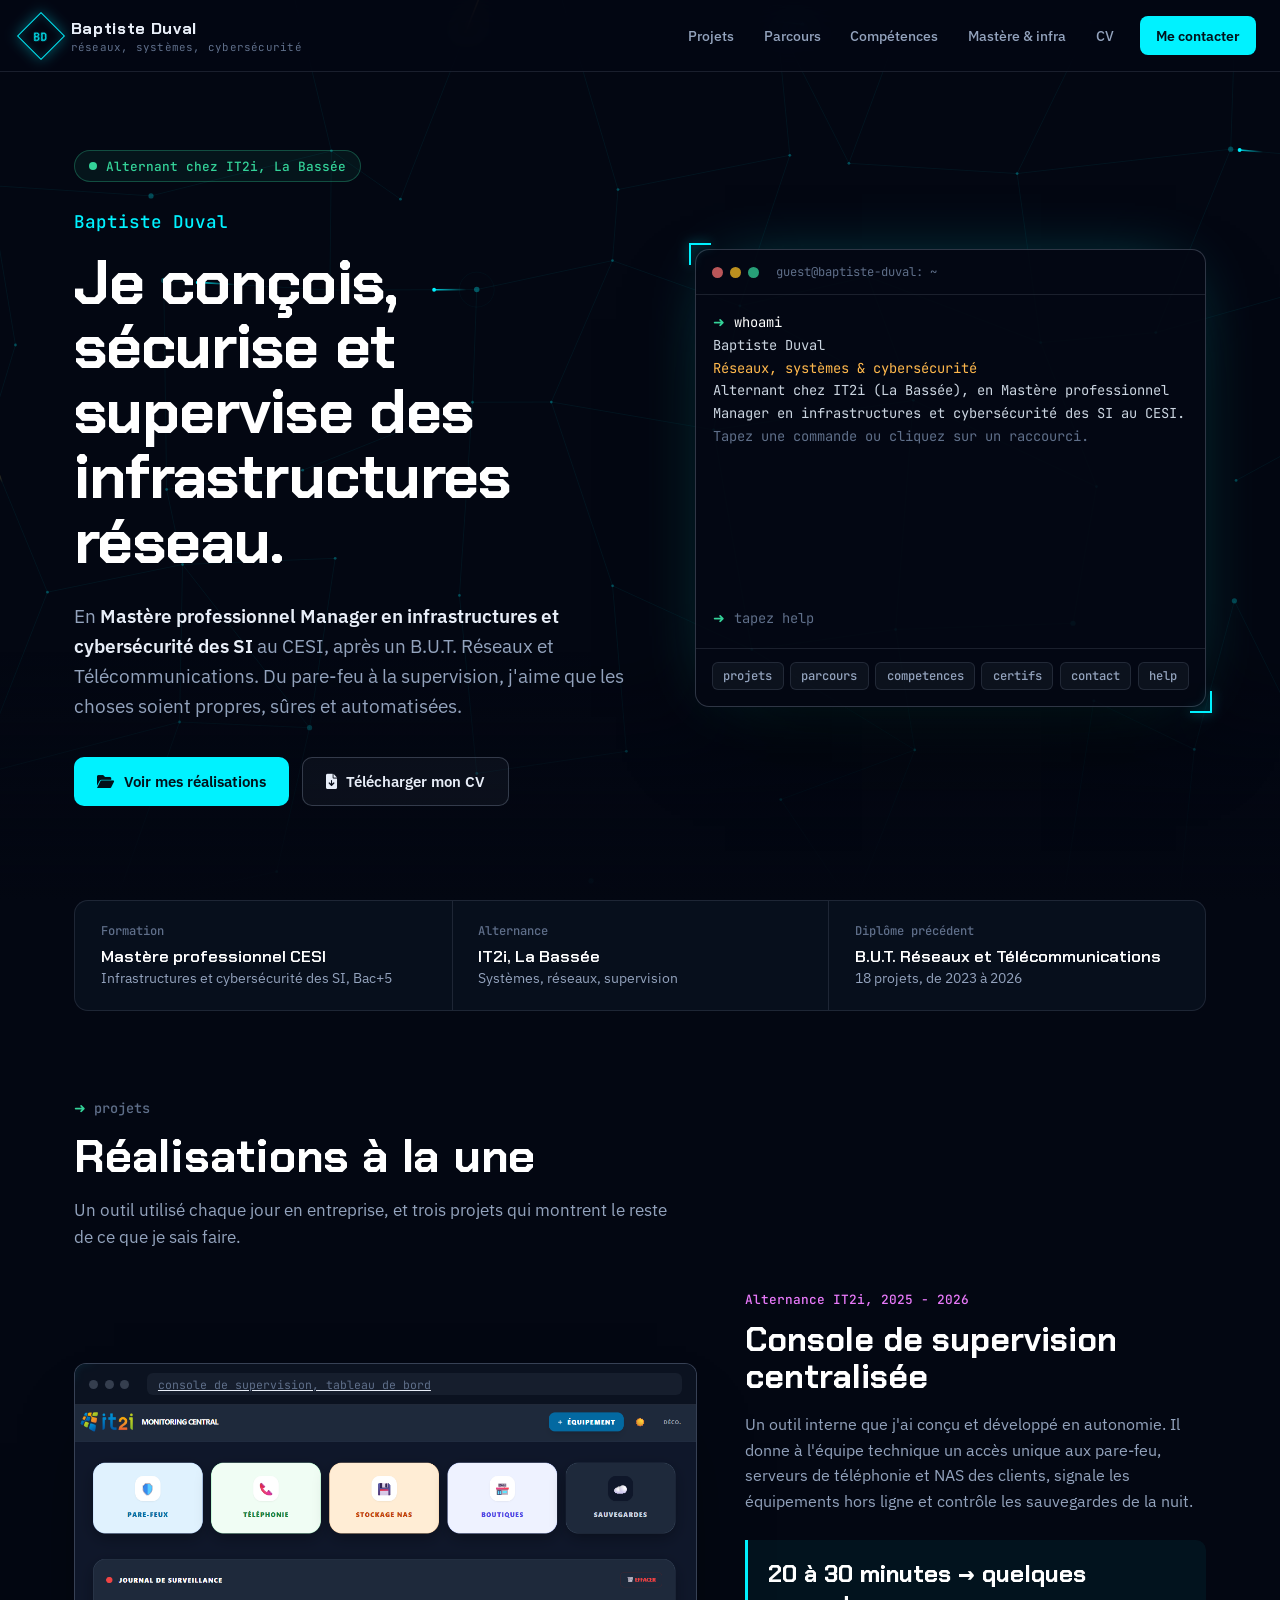
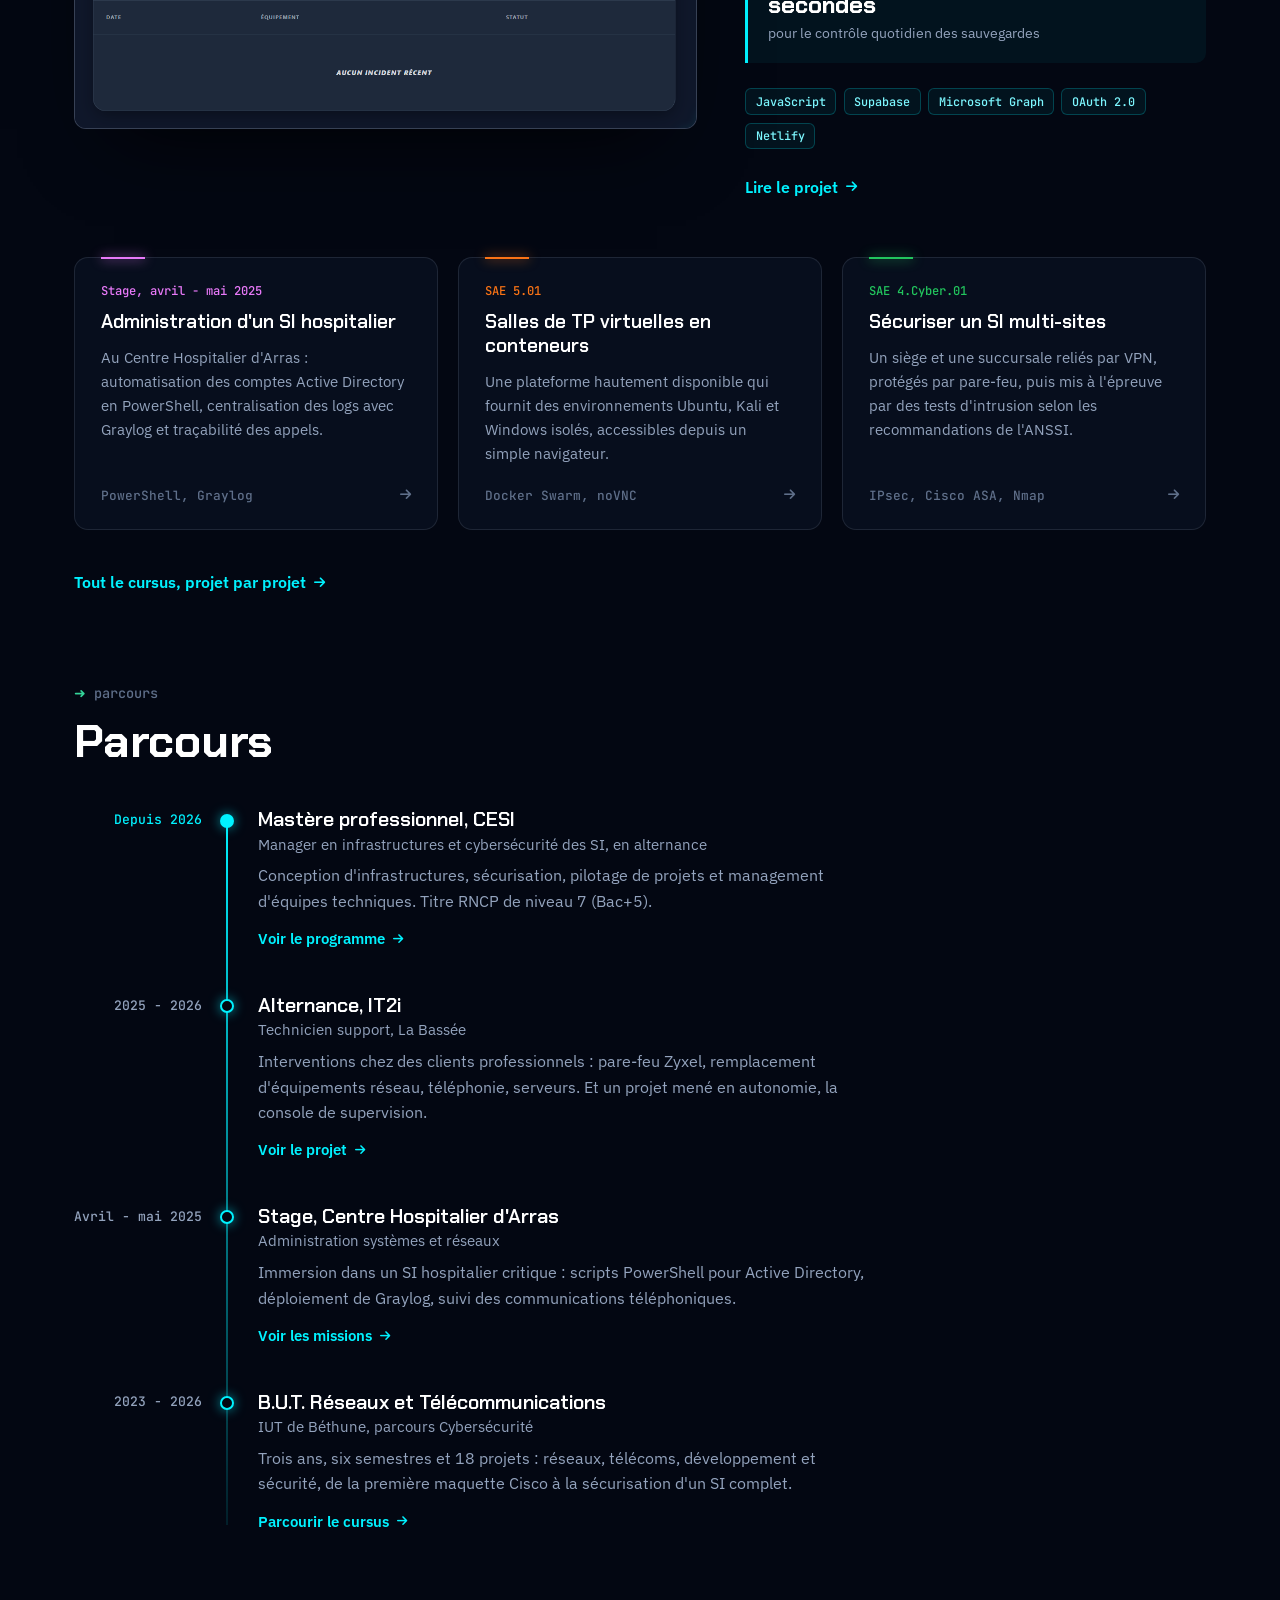
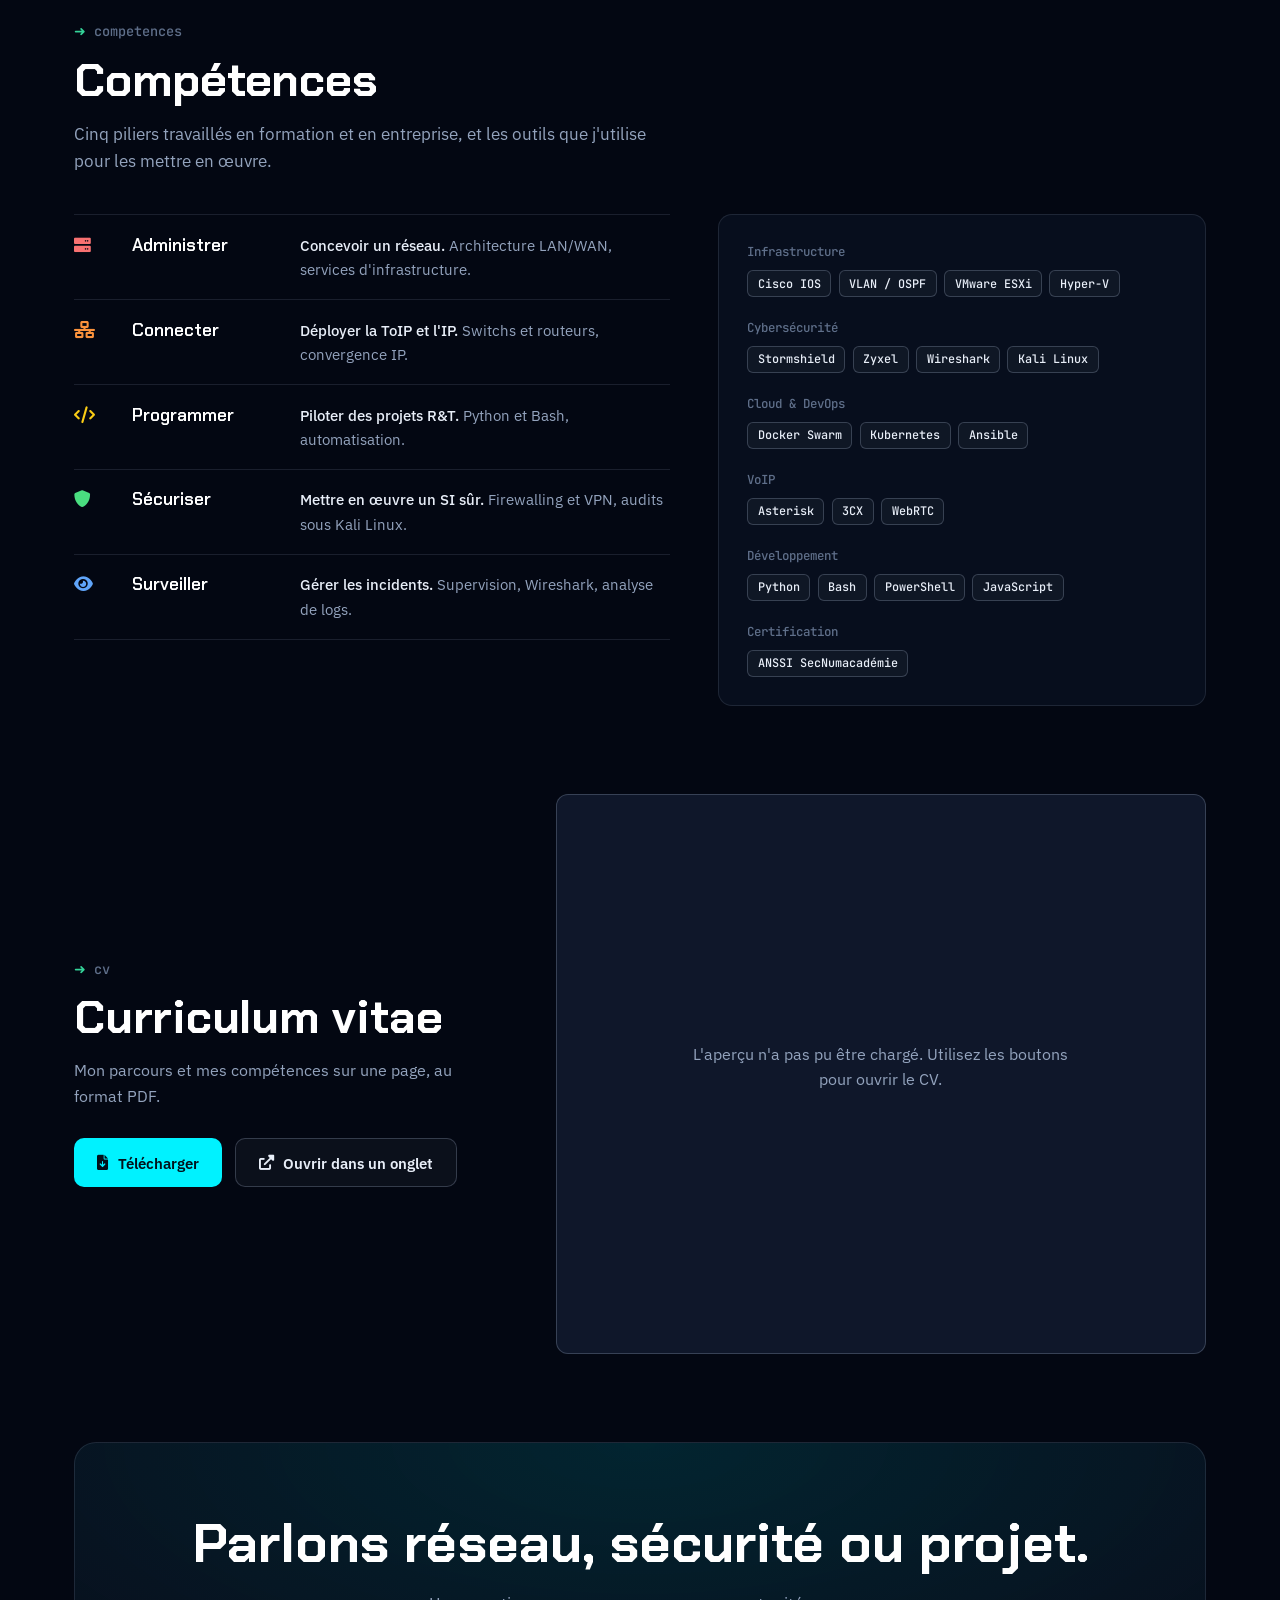
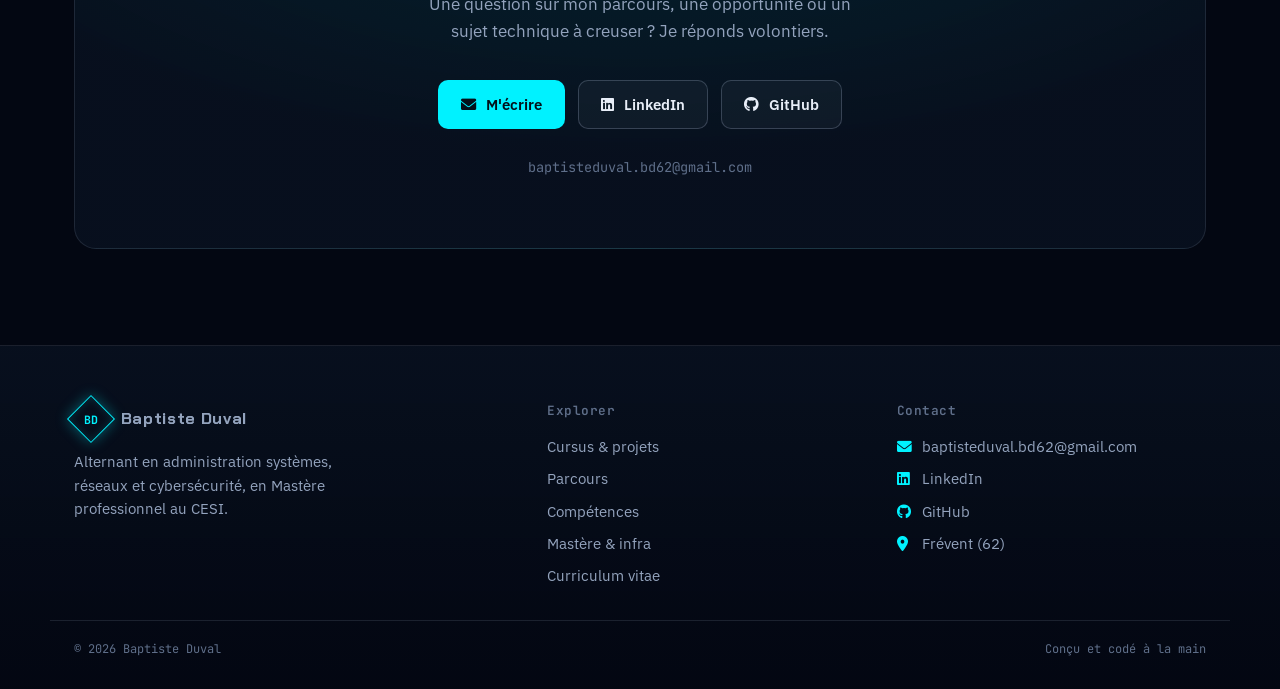
<file: index.html>
<!DOCTYPE html>
<html lang="fr">
<head>
    <meta charset="UTF-8">
    <meta name="viewport" content="width=device-width, initial-scale=1.0">
    <title>Baptiste Duval | Réseaux, systèmes & cybersécurité</title>
    <meta name="description" content="Portfolio de Baptiste Duval, alternant chez IT2i en Mastère professionnel Manager en infrastructures et cybersécurité des SI (CESI) : projets réseau, systèmes, supervision et sécurité.">
    <meta name="author" content="Baptiste Duval">
    <meta name="theme-color" content="#030712">
    <meta property="og:type" content="website">
    <meta property="og:locale" content="fr_FR">
    <meta property="og:title" content="Baptiste Duval | Réseaux, systèmes & cybersécurité">
    <meta property="og:description" content="Portfolio de Baptiste Duval, alternant chez IT2i en Mastère professionnel Manager en infrastructures et cybersécurité des SI (CESI) : projets réseau, systèmes, supervision et sécurité.">
    <link rel="icon" href="data:image/svg+xml,%3Csvg xmlns='http://www.w3.org/2000/svg' viewBox='0 0 64 64'%3E%3Crect width='64' height='64' rx='12' fill='%23030712'/%3E%3Crect x='14' y='14' width='36' height='36' fill='none' stroke='%2300f2ff' stroke-width='3' transform='rotate(45 32 32)'/%3E%3Ctext x='32' y='39' font-family='monospace' font-size='18' font-weight='700' fill='%2300f2ff' text-anchor='middle'%3EBD%3C/text%3E%3C/svg%3E">
    <link rel="preconnect" href="https://fonts.googleapis.com">
    <link rel="preconnect" href="https://fonts.gstatic.com" crossorigin>
    <link href="https://fonts.googleapis.com/css2?family=Chakra+Petch:wght@500;600;700&family=IBM+Plex+Sans:wght@400;500;600&family=JetBrains+Mono:wght@400;500;700&display=swap" rel="stylesheet">
    <link href="https://cdnjs.cloudflare.com/ajax/libs/font-awesome/6.0.0/css/all.min.css" rel="stylesheet">
    <link rel="stylesheet" href="site.css">
</head>
<body class="v2">

    <a class="skip-link" href="#contenu">Aller au contenu</a>

    <nav id="mainNav" class="site-nav" aria-label="Navigation principale">
        <div class="site-nav__inner">
            <a class="brand" href="index.html" aria-label="Baptiste Duval, accueil">
                <span class="brand__mark"><span>BD</span></span>
                <span class="brand__name">Baptiste Duval<small>réseaux, systèmes, cybersécurité</small></span>
            </a>
            <button class="nav-toggle" type="button" aria-label="Ouvrir le menu" aria-expanded="false" aria-controls="nav-links"><span></span></button>
            <div class="nav-links" id="nav-links">
                <a href="projets.html">Projets</a>
                <a href="#parcours">Parcours</a>
                <a href="#competences">Compétences</a>
                <a href="futur.html">Mastère & infra</a>
                <a href="#cv">CV</a>
                <a href="#contact" class="nav-cta">Me contacter</a>
            </div>
        </div>
    </nav>

    <main id="contenu">

        <!-- ============ HERO ============ -->
        <header class="hero">
            <div class="wrap hero-grid">
                <div>
                    <p class="status"><i aria-hidden="true"></i>Alternant chez IT2i, La Bassée</p>
                    <h1><span class="name">Baptiste Duval</span>Je conçois, sécurise et supervise des infrastructures réseau.</h1>
                    <p class="lead">
                        En <strong>Mastère professionnel Manager en infrastructures et cybersécurité des SI</strong> au CESI,
                        après un B.U.T. Réseaux et Télécommunications. Du pare-feu à la supervision, j'aime que les choses
                        soient propres, sûres et automatisées.
                    </p>
                    <div class="hero-actions">
                        <a class="btn btn-primary" href="#realisations"><i class="fas fa-folder-open" aria-hidden="true"></i>Voir mes réalisations</a>
                        <a class="btn btn-ghost" href="static/image/CV_DUVALBaptiste.pdf" download="CV_DUVALBaptiste.pdf"><i class="fas fa-file-download" aria-hidden="true"></i>Télécharger mon CV</a>
                    </div>
                </div>

                <div class="term hud" id="term">
                    <div class="term-bar"><i></i><i></i><i></i><span>guest@baptiste-duval: ~</span></div>
                    <div class="term-out" id="term-out" role="log" aria-live="polite" aria-label="Sortie du terminal">
                        <p class="t-cmd"><b>➜</b>whoami</p>
                        <p>Baptiste Duval</p>
                        <p class="t-hi">Réseaux, systèmes & cybersécurité</p>
                        <p>Alternant chez IT2i (La Bassée), en Mastère professionnel</p>
                        <p>Manager en infrastructures et cybersécurité des SI au CESI.</p>
                    </div>
                    <form class="term-in" id="term-form" autocomplete="off">
                        <b aria-hidden="true">➜</b>
                        <label class="sr-only" for="term-input">Commande du terminal</label>
                        <input id="term-input" type="text" placeholder="tapez help" autocapitalize="off" autocorrect="off" spellcheck="false">
                    </form>
                    <div class="term-chips" aria-label="Raccourcis du terminal">
                        <button type="button" data-cmd="projets">projets</button>
                        <button type="button" data-cmd="parcours">parcours</button>
                        <button type="button" data-cmd="competences">competences</button>
                        <button type="button" data-cmd="certifs">certifs</button>
                        <button type="button" data-cmd="contact">contact</button>
                        <button type="button" data-cmd="help">help</button>
                    </div>
                </div>
            </div>
        </header>

        <div class="wrap">
            <dl class="facts">
                <a href="futur.html">
                    <dt>Formation</dt>
                    <dd>Mastère professionnel CESI<small>Infrastructures et cybersécurité des SI, Bac+5</small></dd>
                </a>
                <a href="projets.html#console-it2i">
                    <dt>Alternance</dt>
                    <dd>IT2i, La Bassée<small>Systèmes, réseaux, supervision</small></dd>
                </a>
                <a href="projets.html">
                    <dt>Diplôme précédent</dt>
                    <dd>B.U.T. Réseaux et Télécommunications<small>18 projets, de 2023 à 2026</small></dd>
                </a>
            </dl>
        </div>

        <!-- ============ RÉALISATIONS ============ -->
        <section class="section" id="realisations">
            <div class="wrap">
                <div class="section-head">
                    <span class="cmd"><b>➜</b>projets</span>
                    <h2>Réalisations à la une</h2>
                    <p>Un outil utilisé chaque jour en entreprise, et trois projets qui montrent le reste de ce que je sais faire.</p>
                </div>

                <article class="feature">
                    <a class="browser hud" href="projets.html#console-it2i" aria-label="Voir le projet Console de supervision centralisée">
                        <div class="browser__bar"><i></i><i></i><i></i><span>console de supervision, tableau de bord</span></div>
                        <img src="static/image/console-tableau-de-bord.png" alt="Tableau de bord de la console : accès pare-feux, téléphonie, stockage NAS, boutiques et sauvegardes, et journal de surveillance" width="1177" height="611">
                    </a>
                    <div>
                        <span class="feature__label">Alternance IT2i, 2025 - 2026</span>
                        <h3>Console de supervision centralisée</h3>
                        <p>
                            Un outil interne que j'ai conçu et développé en autonomie. Il donne à l'équipe technique un accès unique aux pare-feu,
                            serveurs de téléphonie et NAS des clients, signale les équipements hors ligne et contrôle les sauvegardes de la nuit.
                        </p>
                        <div class="metric">
                            <b>20 à 30 minutes &rarr; quelques secondes</b>
                            <span>pour le contrôle quotidien des sauvegardes</span>
                        </div>
                        <div class="tags"><span>JavaScript</span><span>Supabase</span><span>Microsoft Graph</span><span>OAuth 2.0</span><span>Netlify</span></div>
                        <a class="text-link" href="projets.html#console-it2i">Lire le projet <i class="fas fa-arrow-right" aria-hidden="true"></i></a>
                    </div>
                </article>

                <div class="cards3">
                    <a class="pcard" href="projets.html#sae401" style="--c: var(--c-entreprise)">
                        <span class="pcard__label">Stage, avril - mai 2025</span>
                        <h3>Administration d'un SI hospitalier</h3>
                        <p>Au Centre Hospitalier d'Arras : automatisation des comptes Active Directory en PowerShell, centralisation des logs avec Graylog et traçabilité des appels.</p>
                        <span class="pcard__more">PowerShell, Graylog <i class="fas fa-arrow-right" aria-hidden="true"></i></span>
                    </a>
                    <a class="pcard" href="projets.html#sae501" style="--c: var(--c-reseau)">
                        <span class="pcard__label">SAE 5.01</span>
                        <h3>Salles de TP virtuelles en conteneurs</h3>
                        <p>Une plateforme hautement disponible qui fournit des environnements Ubuntu, Kali et Windows isolés, accessibles depuis un simple navigateur.</p>
                        <span class="pcard__more">Docker Swarm, noVNC <i class="fas fa-arrow-right" aria-hidden="true"></i></span>
                    </a>
                    <a class="pcard" href="projets.html#sae.cyber.401" style="--c: var(--c-cyber)">
                        <span class="pcard__label">SAE 4.Cyber.01</span>
                        <h3>Sécuriser un SI multi-sites</h3>
                        <p>Un siège et une succursale reliés par VPN, protégés par pare-feu, puis mis à l'épreuve par des tests d'intrusion selon les recommandations de l'ANSSI.</p>
                        <span class="pcard__more">IPsec, Cisco ASA, Nmap <i class="fas fa-arrow-right" aria-hidden="true"></i></span>
                    </a>
                </div>

                <p class="section-more"><a class="text-link" href="projets.html">Tout le cursus, projet par projet <i class="fas fa-arrow-right" aria-hidden="true"></i></a></p>
            </div>
        </section>

        <!-- ============ PARCOURS ============ -->
        <section class="section" id="parcours">
            <div class="wrap">
                <div class="section-head">
                    <span class="cmd"><b>➜</b>parcours</span>
                    <h2>Parcours</h2>
                </div>

                <ol class="timeline">
                    <li class="step is-now">
                        <span class="step__when">Depuis 2026</span>
                        <div>
                            <h3>Mastère professionnel, CESI<small>Manager en infrastructures et cybersécurité des SI, en alternance</small></h3>
                            <p>Conception d'infrastructures, sécurisation, pilotage de projets et management d'équipes techniques. Titre RNCP de niveau 7 (Bac+5).</p>
                            <a class="text-link" href="futur.html">Voir le programme <i class="fas fa-arrow-right" aria-hidden="true"></i></a>
                        </div>
                    </li>
                    <li class="step">
                        <span class="step__when">2025 - 2026</span>
                        <div>
                            <h3>Alternance, IT2i<small>Technicien support, La Bassée</small></h3>
                            <p>Interventions chez des clients professionnels : pare-feu Zyxel, remplacement d'équipements réseau, téléphonie, serveurs. Et un projet mené en autonomie, la console de supervision.</p>
                            <a class="text-link" href="projets.html#console-it2i">Voir le projet <i class="fas fa-arrow-right" aria-hidden="true"></i></a>
                        </div>
                    </li>
                    <li class="step">
                        <span class="step__when">Avril - mai 2025</span>
                        <div>
                            <h3>Stage, Centre Hospitalier d'Arras<small>Administration systèmes et réseaux</small></h3>
                            <p>Immersion dans un SI hospitalier critique : scripts PowerShell pour Active Directory, déploiement de Graylog, suivi des communications téléphoniques.</p>
                            <a class="text-link" href="projets.html#sae401">Voir les missions <i class="fas fa-arrow-right" aria-hidden="true"></i></a>
                        </div>
                    </li>
                    <li class="step">
                        <span class="step__when">2023 - 2026</span>
                        <div>
                            <h3>B.U.T. Réseaux et Télécommunications<small>IUT de Béthune, parcours Cybersécurité</small></h3>
                            <p>Trois ans, six semestres et 18 projets : réseaux, télécoms, développement et sécurité, de la première maquette Cisco à la sécurisation d'un SI complet.</p>
                            <a class="text-link" href="projets.html">Parcourir le cursus <i class="fas fa-arrow-right" aria-hidden="true"></i></a>
                        </div>
                    </li>
                </ol>
            </div>
        </section>

        <!-- ============ COMPÉTENCES ============ -->
        <section class="section" id="competences">
            <div class="wrap">
                <div class="section-head">
                    <span class="cmd"><b>➜</b>competences</span>
                    <h2>Compétences</h2>
                    <p>Cinq piliers travaillés en formation et en entreprise, et les outils que j'utilise pour les mettre en œuvre.</p>
                </div>

                <div class="skills">
                    <div class="skill-rows">
                        <div class="skill-row" style="--c: #f87171"><i class="fas fa-server" aria-hidden="true"></i><h3>Administrer</h3><p><b>Concevoir un réseau.</b> Architecture LAN/WAN, services d'infrastructure.</p></div>
                        <div class="skill-row" style="--c: #fb923c"><i class="fas fa-network-wired" aria-hidden="true"></i><h3>Connecter</h3><p><b>Déployer la ToIP et l'IP.</b> Switchs et routeurs, convergence IP.</p></div>
                        <div class="skill-row" style="--c: #facc15"><i class="fas fa-code" aria-hidden="true"></i><h3>Programmer</h3><p><b>Piloter des projets R&T.</b> Python et Bash, automatisation.</p></div>
                        <div class="skill-row" style="--c: #4ade80"><i class="fas fa-shield-alt" aria-hidden="true"></i><h3>Sécuriser</h3><p><b>Mettre en œuvre un SI sûr.</b> Firewalling et VPN, audits sous Kali Linux.</p></div>
                        <div class="skill-row" style="--c: #60a5fa"><i class="fas fa-eye" aria-hidden="true"></i><h3>Surveiller</h3><p><b>Gérer les incidents.</b> Supervision, Wireshark, analyse de logs.</p></div>
                    </div>

                    <div class="stack">
                        <div><h3>Infrastructure</h3><div class="tags"><span>Cisco IOS</span><span>VLAN / OSPF</span><span>VMware ESXi</span><span>Hyper-V</span></div></div>
                        <div><h3>Cybersécurité</h3><div class="tags"><span>Stormshield</span><span>Zyxel</span><span>Wireshark</span><span>Kali Linux</span></div></div>
                        <div><h3>Cloud & DevOps</h3><div class="tags"><span>Docker Swarm</span><span>Kubernetes</span><span>Ansible</span></div></div>
                        <div><h3>VoIP</h3><div class="tags"><span>Asterisk</span><span>3CX</span><span>WebRTC</span></div></div>
                        <div><h3>Développement</h3><div class="tags"><span>Python</span><span>Bash</span><span>PowerShell</span><span>JavaScript</span></div></div>
                        <div><h3>Certification</h3><div class="tags"><span>ANSSI SecNumacadémie</span></div></div>
                    </div>
                </div>
            </div>
        </section>

        <!-- ============ CV ============ -->
        <section class="section" id="cv">
            <div class="wrap cv">
                <div>
                    <span class="cmd"><b>➜</b>cv</span>
                    <h2 class="page-title">Curriculum vitae</h2>
                    <p>Mon parcours et mes compétences sur une page, au format PDF.</p>
                    <div class="cv-actions">
                        <a class="btn btn-primary" href="static/image/CV_DUVALBaptiste.pdf" download="CV_DUVALBaptiste.pdf"><i class="fas fa-file-download" aria-hidden="true"></i>Télécharger</a>
                        <a class="btn btn-ghost" href="static/image/CV_DUVALBaptiste.pdf" target="_blank" rel="noopener"><i class="fas fa-external-link-alt" aria-hidden="true"></i>Ouvrir dans un onglet</a>
                    </div>
                </div>
                <div class="cv-frame">
                    <object data="static/image/CV_DUVALBaptiste.pdf#toolbar=0&navpanes=0" type="application/pdf" aria-label="Aperçu du CV de Baptiste Duval">
                        <div class="fallback"><p>L'aperçu n'a pas pu être chargé. Utilisez les boutons pour ouvrir le CV.</p></div>
                    </object>
                </div>
            </div>
        </section>

        <!-- ============ CONTACT ============ -->
        <section class="section" id="contact">
            <div class="wrap">
                <div class="contact">
                    <h2>Parlons réseau, sécurité ou projet.</h2>
                    <p>Une question sur mon parcours, une opportunité ou un sujet technique à creuser ? Je réponds volontiers.</p>
                    <div class="contact-actions">
                        <a class="btn btn-primary" href="mailto:baptisteduval.bd62@gmail.com"><i class="fas fa-envelope" aria-hidden="true"></i>M'écrire</a>
                        <a class="btn btn-ghost" href="https://www.linkedin.com/in/baptiste-duval-6875aa302/" target="_blank" rel="noopener"><i class="fab fa-linkedin" aria-hidden="true"></i>LinkedIn</a>
                        <a class="btn btn-ghost" href="https://github.com/baptiste-duval" target="_blank" rel="noopener"><i class="fab fa-github" aria-hidden="true"></i>GitHub</a>
                    </div>
                    <span class="mail">baptisteduval.bd62@gmail.com</span>
                </div>
            </div>
        </section>
    </main>

    <footer class="site-footer">
        <div class="site-footer__inner">
            <div>
                <a class="brand" href="index.html">
                    <span class="brand__mark"><span>BD</span></span>
                    <span class="brand__name">Baptiste Duval</span>
                </a>
                <p>Alternant en administration systèmes, réseaux et cybersécurité, en Mastère professionnel au CESI.</p>
            </div>
            <div>
                <h2>Explorer</h2>
                <ul>
                    <li><a href="projets.html">Cursus & projets</a></li>
                    <li><a href="index.html#parcours">Parcours</a></li>
                    <li><a href="index.html#competences">Compétences</a></li>
                    <li><a href="futur.html">Mastère & infra</a></li>
                    <li><a href="index.html#cv">Curriculum vitae</a></li>
                </ul>
            </div>
            <div>
                <h2>Contact</h2>
                <ul>
                    <li><a href="mailto:baptisteduval.bd62@gmail.com"><i class="fas fa-envelope" aria-hidden="true"></i>baptisteduval.bd62@gmail.com</a></li>
                    <li><a href="https://www.linkedin.com/in/baptiste-duval-6875aa302/" target="_blank" rel="noopener"><i class="fab fa-linkedin" aria-hidden="true"></i>LinkedIn</a></li>
                    <li><a href="https://github.com/baptiste-duval" target="_blank" rel="noopener"><i class="fab fa-github" aria-hidden="true"></i>GitHub</a></li>
                    <li><i class="fas fa-map-marker-alt" aria-hidden="true"></i>Frévent (62)</li>
                </ul>
            </div>
        </div>
        <div class="site-footer__bottom">
            <span>&copy; <span id="year">2026</span> Baptiste Duval</span>
            <span>Conçu et codé à la main</span>
        </div>
    </footer>

    <script src="site.js"></script>
</body>
</html>
</file>
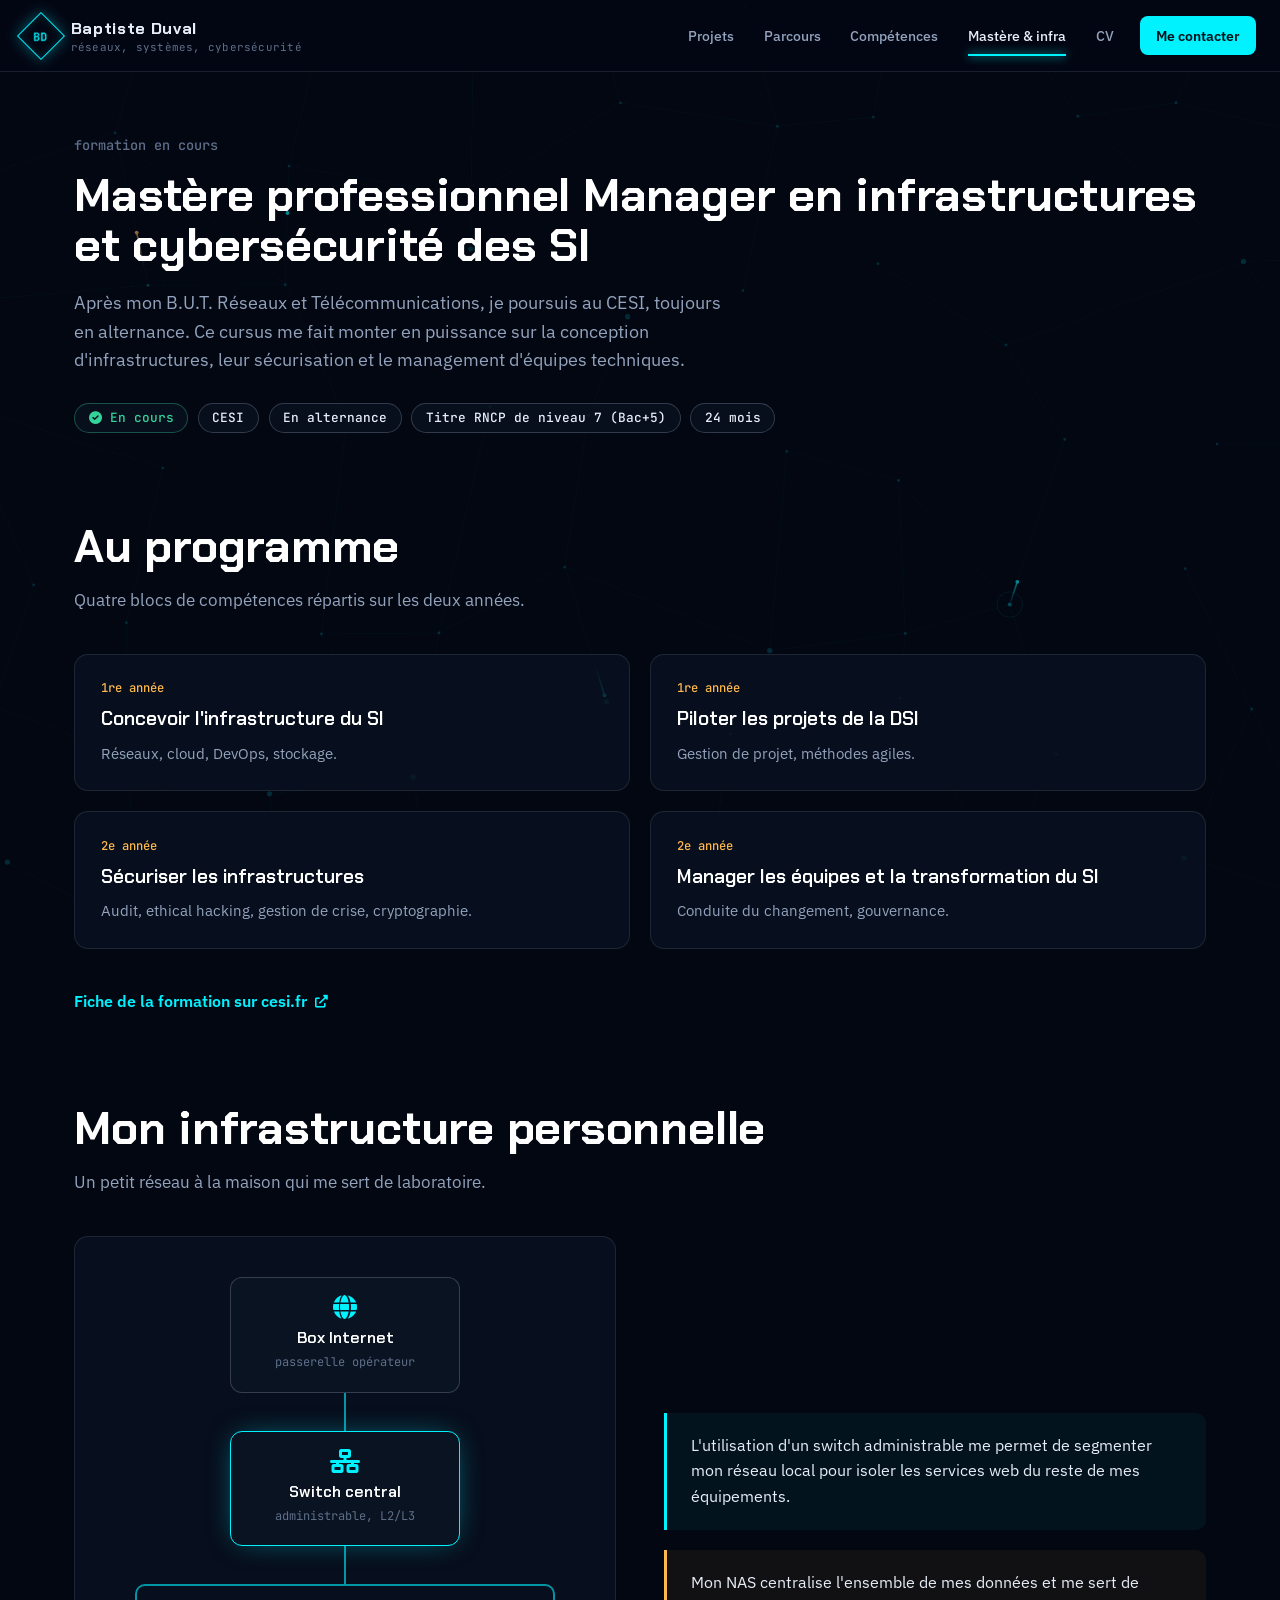
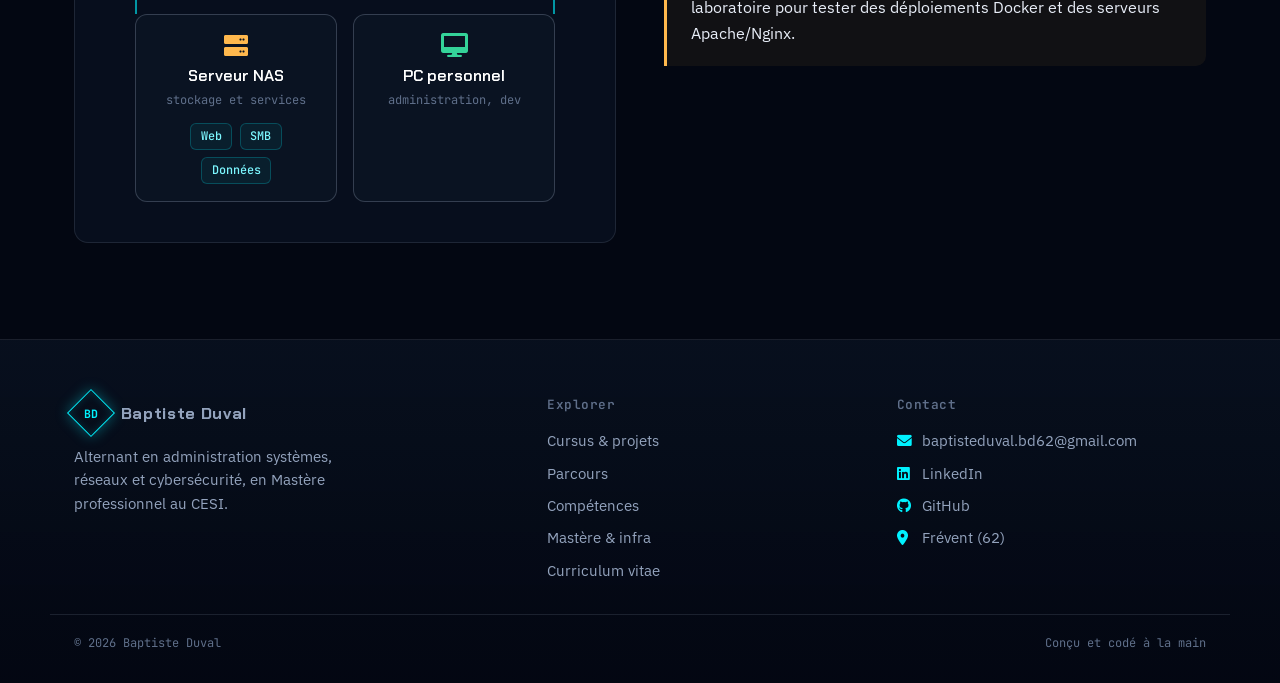
<file: futur.html>
<!DOCTYPE html>
<html lang="fr">
<head>
    <meta charset="UTF-8">
    <meta name="viewport" content="width=device-width, initial-scale=1.0">
    <title>Mastère & infra | Baptiste Duval</title>
    <meta name="description" content="Formation actuelle de Baptiste Duval : Mastère professionnel Manager en infrastructures et cybersécurité des SI au CESI, en alternance, et présentation de son infrastructure personnelle.">
    <meta name="author" content="Baptiste Duval">
    <meta name="theme-color" content="#030712">
    <meta property="og:type" content="website">
    <meta property="og:locale" content="fr_FR">
    <meta property="og:title" content="Mastère & infra | Baptiste Duval">
    <meta property="og:description" content="Formation actuelle de Baptiste Duval : Mastère professionnel Manager en infrastructures et cybersécurité des SI au CESI, en alternance, et présentation de son infrastructure personnelle.">
    <link rel="icon" href="data:image/svg+xml,%3Csvg xmlns='http://www.w3.org/2000/svg' viewBox='0 0 64 64'%3E%3Crect width='64' height='64' rx='12' fill='%23030712'/%3E%3Crect x='14' y='14' width='36' height='36' fill='none' stroke='%2300f2ff' stroke-width='3' transform='rotate(45 32 32)'/%3E%3Ctext x='32' y='39' font-family='monospace' font-size='18' font-weight='700' fill='%2300f2ff' text-anchor='middle'%3EBD%3C/text%3E%3C/svg%3E">
    <link rel="preconnect" href="https://fonts.googleapis.com">
    <link rel="preconnect" href="https://fonts.gstatic.com" crossorigin>
    <link href="https://fonts.googleapis.com/css2?family=Chakra+Petch:wght@500;600;700&family=IBM+Plex+Sans:wght@400;500;600&family=JetBrains+Mono:wght@400;500;700&display=swap" rel="stylesheet">
    <link href="https://cdnjs.cloudflare.com/ajax/libs/font-awesome/6.0.0/css/all.min.css" rel="stylesheet">
    <link rel="stylesheet" href="site.css">
</head>
<body class="v2" data-net="dim">

    <a class="skip-link" href="#contenu">Aller au contenu</a>

    <nav id="mainNav" class="site-nav" aria-label="Navigation principale">
        <div class="site-nav__inner">
            <a class="brand" href="index.html" aria-label="Baptiste Duval, accueil">
                <span class="brand__mark"><span>BD</span></span>
                <span class="brand__name">Baptiste Duval<small>réseaux, systèmes, cybersécurité</small></span>
            </a>
            <button class="nav-toggle" type="button" aria-label="Ouvrir le menu" aria-expanded="false" aria-controls="nav-links"><span></span></button>
            <div class="nav-links" id="nav-links">
                <a href="projets.html">Projets</a>
                <a href="index.html#parcours">Parcours</a>
                <a href="index.html#competences">Compétences</a>
                <a href="futur.html" aria-current="page">Mastère & infra</a>
                <a href="index.html#cv">CV</a>
                <a href="index.html#contact" class="nav-cta">Me contacter</a>
            </div>
        </div>
    </nav>

    <main id="contenu">

        <header class="page-hero">
            <div class="wrap">
                <span class="cmd">formation en cours</span>
                <h1 class="page-title">Mastère professionnel Manager en infrastructures et cybersécurité des SI</h1>
                <p class="lead">
                    Après mon B.U.T. Réseaux et Télécommunications, je poursuis au CESI, toujours en alternance.
                    Ce cursus me fait monter en puissance sur la conception d'infrastructures, leur sécurisation et le management d'équipes techniques.
                </p>
                <div class="meta-row">
                    <span class="is-live"><i class="fas fa-circle-check" aria-hidden="true"></i> En cours</span>
                    <span>CESI</span>
                    <span>En alternance</span>
                    <span>Titre RNCP de niveau 7 (Bac+5)</span>
                    <span>24 mois</span>
                </div>
            </div>
        </header>

        <section class="section" id="programme">
            <div class="wrap">
                <div class="section-head">
                    <h2>Au programme</h2>
                    <p>Quatre blocs de compétences répartis sur les deux années.</p>
                </div>
                <div class="program">
                    <article>
                        <span class="year">1re année</span>
                        <h3>Concevoir l'infrastructure du SI</h3>
                        <p>Réseaux, cloud, DevOps, stockage.</p>
                    </article>
                    <article>
                        <span class="year">1re année</span>
                        <h3>Piloter les projets de la DSI</h3>
                        <p>Gestion de projet, méthodes agiles.</p>
                    </article>
                    <article>
                        <span class="year">2e année</span>
                        <h3>Sécuriser les infrastructures</h3>
                        <p>Audit, ethical hacking, gestion de crise, cryptographie.</p>
                    </article>
                    <article>
                        <span class="year">2e année</span>
                        <h3>Manager les équipes et la transformation du SI</h3>
                        <p>Conduite du changement, gouvernance.</p>
                    </article>
                </div>
                <p class="section-more">
                    <a class="text-link" href="https://www.cesi.fr/formation/mastere-professionnel-manager-en-infrastructures-et-cybersecurite-des-si-en-alternance-2371644/" target="_blank" rel="noopener">Fiche de la formation sur cesi.fr <i class="fas fa-external-link-alt" aria-hidden="true"></i></a>
                </p>
            </div>
        </section>

        <section class="section" id="infra">
            <div class="wrap">
                <div class="section-head">
                    <h2>Mon infrastructure personnelle</h2>
                    <p>Un petit réseau à la maison qui me sert de laboratoire.</p>
                </div>
                <div class="infra">
                    <div class="topo" role="img" aria-label="Schéma : la box Internet alimente un switch central, relié à un serveur NAS et à un PC personnel">
                        <div class="node"><i class="fas fa-globe" aria-hidden="true"></i><b>Box Internet</b><small>passerelle opérateur</small></div>
                        <div class="link"></div>
                        <div class="node is-core"><i class="fas fa-network-wired" aria-hidden="true"></i><b>Switch central</b><small>administrable, L2/L3</small></div>
                        <div class="link"></div>
                        <div class="split"></div>
                        <div class="leaves">
                            <div class="node"><i class="fas fa-server" aria-hidden="true" style="color: var(--amber)"></i><b>Serveur NAS</b><small>stockage et services</small>
                                <div class="tags"><span>Web</span><span>SMB</span><span>Données</span></div>
                            </div>
                            <div class="node"><i class="fas fa-desktop" aria-hidden="true" style="color: var(--green)"></i><b>PC personnel</b><small>administration, dev</small></div>
                        </div>
                    </div>
                    <div class="notes">
                        <blockquote>L'utilisation d'un switch administrable me permet de segmenter mon réseau local pour isoler les services web du reste de mes équipements.</blockquote>
                        <blockquote>Mon NAS centralise l'ensemble de mes données et me sert de laboratoire pour tester des déploiements Docker et des serveurs Apache/Nginx.</blockquote>
                    </div>
                </div>
            </div>
        </section>
    </main>

    <footer class="site-footer">
        <div class="site-footer__inner">
            <div>
                <a class="brand" href="index.html">
                    <span class="brand__mark"><span>BD</span></span>
                    <span class="brand__name">Baptiste Duval</span>
                </a>
                <p>Alternant en administration systèmes, réseaux et cybersécurité, en Mastère professionnel au CESI.</p>
            </div>
            <div>
                <h2>Explorer</h2>
                <ul>
                    <li><a href="projets.html">Cursus & projets</a></li>
                    <li><a href="index.html#parcours">Parcours</a></li>
                    <li><a href="index.html#competences">Compétences</a></li>
                    <li><a href="futur.html">Mastère & infra</a></li>
                    <li><a href="index.html#cv">Curriculum vitae</a></li>
                </ul>
            </div>
            <div>
                <h2>Contact</h2>
                <ul>
                    <li><a href="mailto:baptisteduval.bd62@gmail.com"><i class="fas fa-envelope" aria-hidden="true"></i>baptisteduval.bd62@gmail.com</a></li>
                    <li><a href="https://www.linkedin.com/in/baptiste-duval-6875aa302/" target="_blank" rel="noopener"><i class="fab fa-linkedin" aria-hidden="true"></i>LinkedIn</a></li>
                    <li><a href="https://github.com/baptiste-duval" target="_blank" rel="noopener"><i class="fab fa-github" aria-hidden="true"></i>GitHub</a></li>
                    <li><i class="fas fa-map-marker-alt" aria-hidden="true"></i>Frévent (62)</li>
                </ul>
            </div>
        </div>
        <div class="site-footer__bottom">
            <span>&copy; <span id="year">2026</span> Baptiste Duval</span>
            <span>Conçu et codé à la main</span>
        </div>
    </footer>

    <script src="site.js"></script>
</body>
</html>
</file>
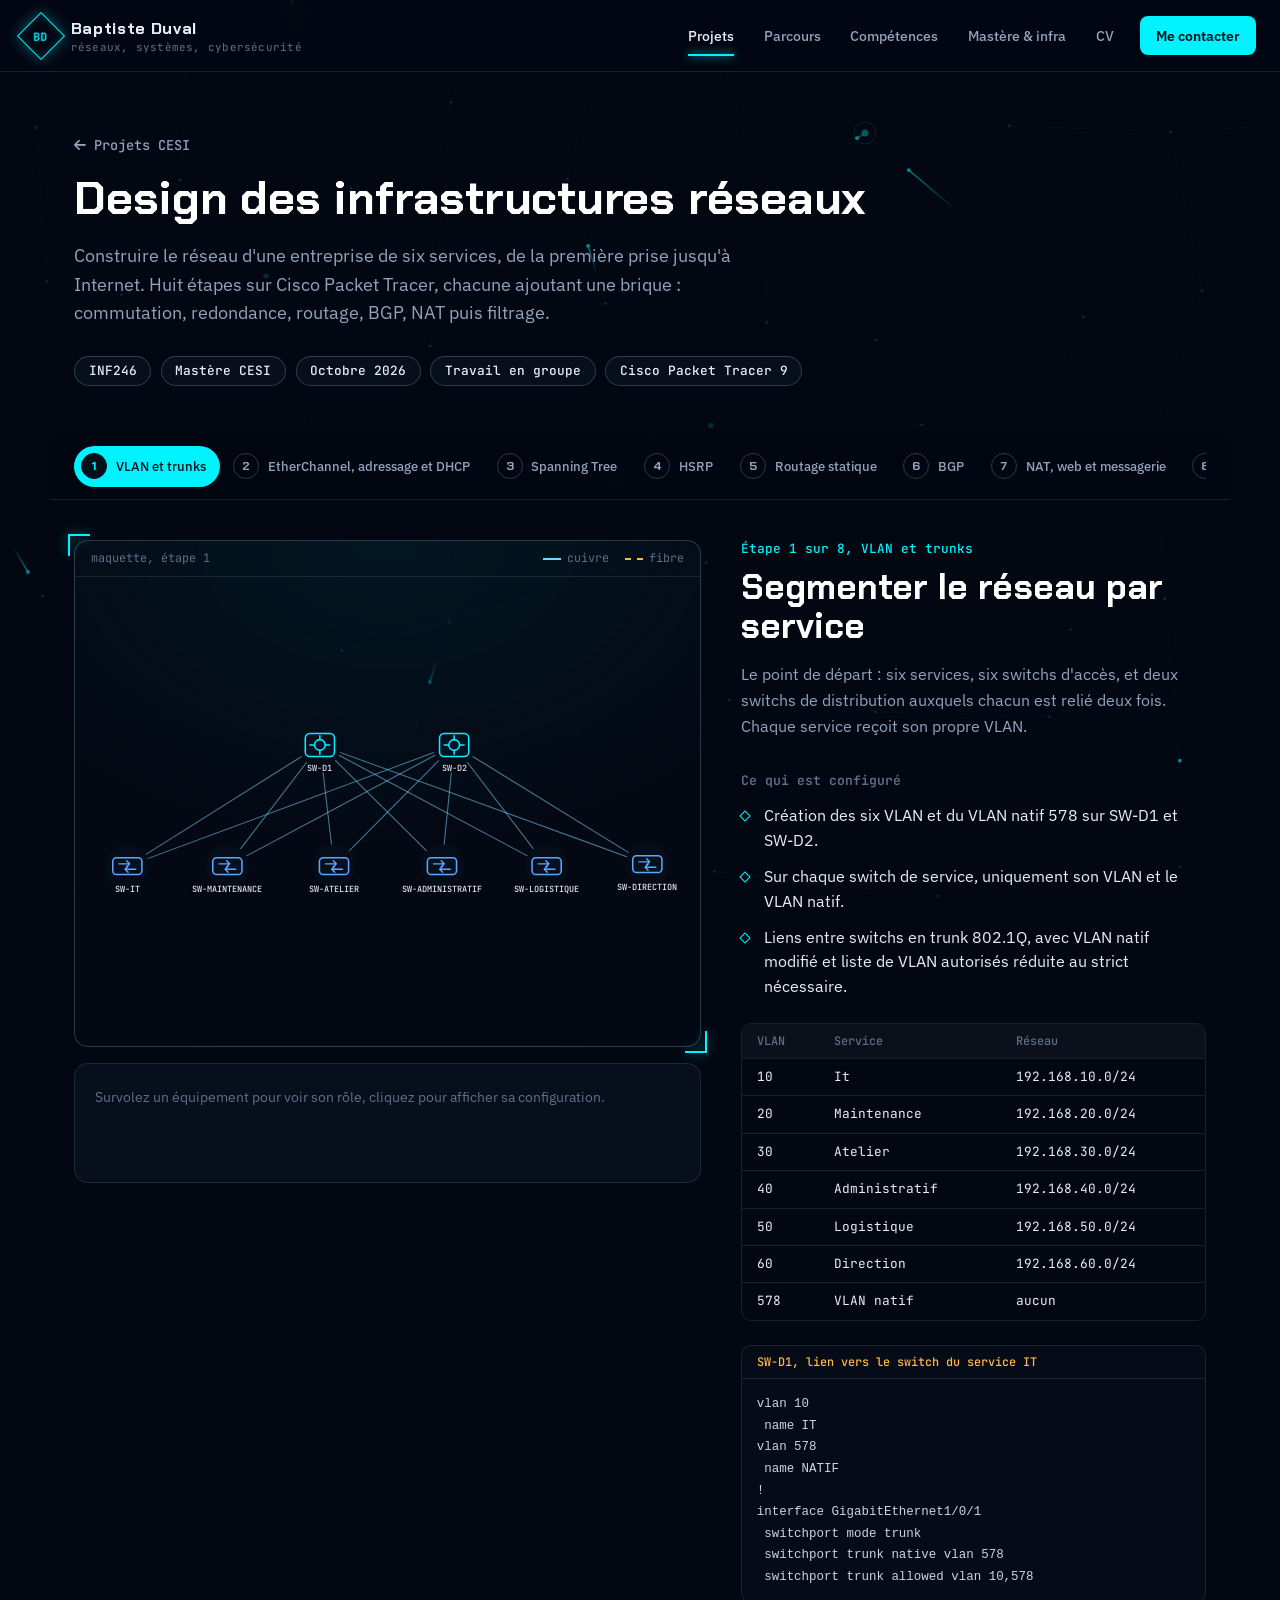
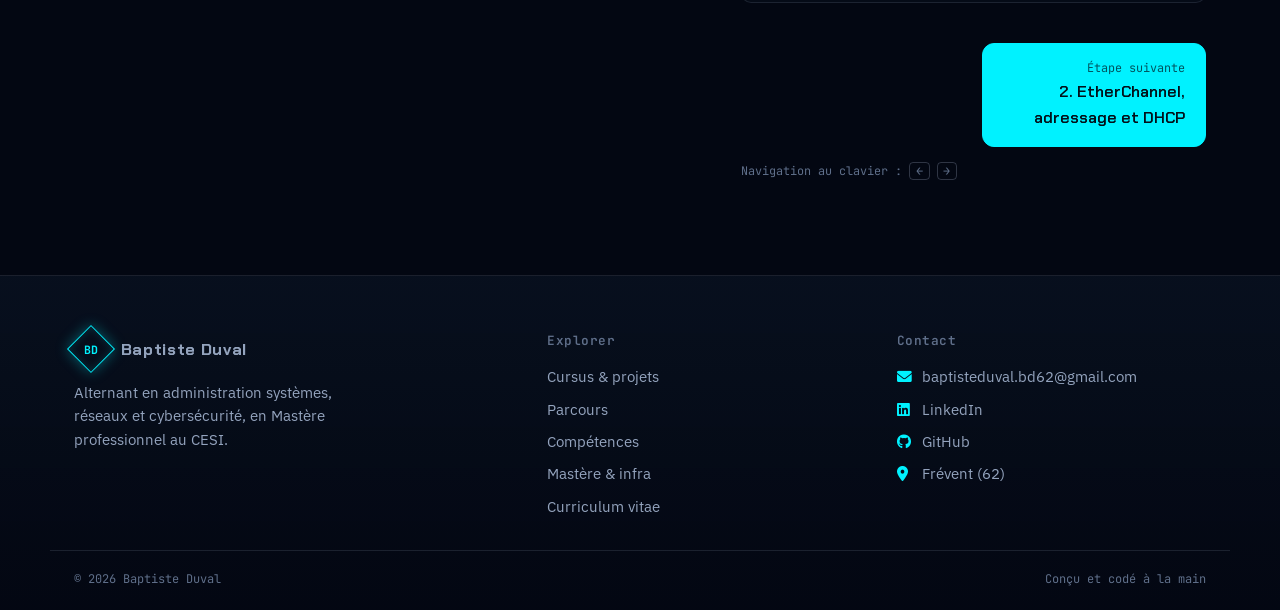
<file: inf246.html>
<!DOCTYPE html>
<html lang="fr">
<head>
    <meta charset="UTF-8">
    <meta name="viewport" content="width=device-width, initial-scale=1.0">
    <title>Design des infrastructures réseaux (INF246) | Baptiste Duval</title>
    <meta name="description" content="Projet du Mastère CESI : la construction d'un réseau d'entreprise complet en huit étapes sur Cisco Packet Tracer, des VLAN au filtrage par ACL, avec la maquette interactive.">
    <meta name="author" content="Baptiste Duval">
    <meta name="theme-color" content="#030712">
    <meta property="og:type" content="website">
    <meta property="og:locale" content="fr_FR">
    <meta property="og:title" content="Design des infrastructures réseaux (INF246) | Baptiste Duval">
    <meta property="og:description" content="Projet du Mastère CESI : la construction d'un réseau d'entreprise complet en huit étapes sur Cisco Packet Tracer, des VLAN au filtrage par ACL, avec la maquette interactive.">
    <link rel="icon" href="data:image/svg+xml,%3Csvg xmlns='http://www.w3.org/2000/svg' viewBox='0 0 64 64'%3E%3Crect width='64' height='64' rx='12' fill='%23030712'/%3E%3Crect x='14' y='14' width='36' height='36' fill='none' stroke='%2300f2ff' stroke-width='3' transform='rotate(45 32 32)'/%3E%3Ctext x='32' y='39' font-family='monospace' font-size='18' font-weight='700' fill='%2300f2ff' text-anchor='middle'%3EBD%3C/text%3E%3C/svg%3E">
    <link rel="preconnect" href="https://fonts.googleapis.com">
    <link rel="preconnect" href="https://fonts.gstatic.com" crossorigin>
    <link href="https://fonts.googleapis.com/css2?family=Chakra+Petch:wght@500;600;700&family=IBM+Plex+Sans:wght@400;500;600&family=JetBrains+Mono:wght@400;500;700&display=swap" rel="stylesheet">
    <link href="https://cdnjs.cloudflare.com/ajax/libs/font-awesome/6.0.0/css/all.min.css" rel="stylesheet">
    <link rel="stylesheet" href="site.css">
    <style>
        .crumbs { font: 500 0.85rem var(--mono); color: var(--muted); }
        .crumbs a { text-decoration: none; color: var(--muted); }
        .crumbs a:hover { color: var(--cyan); }
        .lab { padding-top: 3rem; }

        /* Fil des huit étapes */
        .steps-nav { position: sticky; top: var(--nav-h); z-index: 50; margin: 0 -1.5rem; padding: 0.75rem 1.5rem; background: rgba(3, 7, 18, 0.9); -webkit-backdrop-filter: blur(12px); backdrop-filter: blur(12px); border-bottom: 1px solid var(--line); }
        .steps-nav ol { display: flex; gap: 0.35rem; overflow-x: auto; scrollbar-width: none; }
        .steps-nav ol::-webkit-scrollbar { display: none; }
        .steps-nav a { display: flex; align-items: center; gap: 0.55rem; padding: 0.4rem 0.8rem 0.4rem 0.4rem; border-radius: 999px; text-decoration: none; white-space: nowrap; color: var(--muted); border: 1px solid transparent; transition: color 0.2s, background 0.2s, border-color 0.2s; }
        .steps-nav a b { width: 26px; height: 26px; flex: none; display: grid; place-items: center; border-radius: 50%; font: 700 0.78rem var(--display); border: 1.5px solid var(--line-strong); color: var(--muted); }
        .steps-nav a span { font-size: 0.82rem; font-weight: 500; }
        .steps-nav a:hover { color: var(--text); background: rgba(148, 163, 184, 0.08); }
        .steps-nav a.is-done b { border-color: var(--cyan); color: var(--cyan); }
        .steps-nav a[aria-current="step"] { color: #02111a; background: var(--cyan); }
        .steps-nav a[aria-current="step"] b { background: #02111a; border-color: #02111a; color: var(--cyan); }

        .lab-grid { display: grid; grid-template-columns: minmax(0, 1.35fr) minmax(0, 1fr); gap: 2.5rem; align-items: start; margin-top: 2.5rem; }
        .stage { position: sticky; top: calc(var(--nav-h) + 4.75rem); }
        .canvas { border: 1px solid var(--line-strong); border-radius: var(--radius); background: radial-gradient(120% 100% at 50% 0%, rgba(0, 242, 255, 0.07), rgba(4, 9, 20, 0.92) 60%); }
        .canvas svg { display: block; width: 100%; aspect-ratio: 16 / 12; }
        .canvas-bar { display: flex; justify-content: space-between; align-items: center; gap: 1rem; padding: 0.6rem 1rem; border-bottom: 1px solid var(--line); font: 400 0.74rem var(--mono); color: var(--faint); }
        .legend { display: flex; gap: 1rem; flex-wrap: wrap; }
        .legend i { display: inline-block; width: 18px; height: 0; border-top: 2px solid #7dd3fc; vertical-align: middle; margin-right: 0.4rem; }
        .legend i.f { border-top: 2px dashed var(--amber); }

        /* Maquette */
        .lk { stroke: #7dd3fc; stroke-width: 1.6; opacity: 0.55; transition: opacity 0.4s, stroke-width 0.3s; }
        .lk-fiber { stroke: var(--amber); stroke-dasharray: 5 4; }
        .lk.is-off, .dv.is-off, .nt.is-off { opacity: 0; pointer-events: none; }
        .lk.is-dim { opacity: 0.28; }
        .lk.is-hot { opacity: 1; stroke-width: 2.6; }
        .dv { cursor: pointer; color: #cbd5e1; transition: opacity 0.4s; outline: none; }
        .dv-l3 { color: var(--cyan); } .dv-sw { color: #60a5fa; } .dv-edge { color: var(--amber); } .dv-wan { color: #c084fc; } .dv-srv { color: var(--green); } .dv-pc { color: #cbd5e1; }
        .dv.is-dim { opacity: 0.62; }
        .dv-hit { fill: #060d1a; stroke: none; }
        .dv-ring { fill: none; stroke: currentColor; stroke-width: 1.5; opacity: 0; }
        .dv:hover .dv-ring, .dv:focus-visible .dv-ring, .dv.is-sel .dv-ring { opacity: 0.9; }
        .dv.is-new .dv-ring { animation: ping 1.6s ease-out 2; }
        @keyframes ping { 0% { opacity: 0.9; transform: scale(0.8); } 100% { opacity: 0; transform: scale(1.9); } }
        .dv-name { font: 500 13px var(--mono); fill: #e2e8f0; text-anchor: middle; paint-order: stroke; stroke: #030712; stroke-width: 4px; }
        .dv-sub, .nt { font: 400 11.5px var(--mono); fill: var(--faint); text-anchor: middle; transition: opacity 0.4s; }

        .inspector { margin-top: 1rem; padding: 1.1rem 1.25rem; border: 1px solid var(--line); border-radius: var(--radius); background: rgba(10, 19, 34, 0.75); min-height: 7.5rem; }
        .inspector .hint { color: var(--faint); font-size: 0.9rem; }
        .inspector h3 { font: 600 1.05rem var(--display); color: #fff; }
        .inspector h3 small { font: 400 0.78rem var(--mono); color: var(--faint); margin-left: 0.6rem; }
        .inspector p { color: var(--muted); font-size: 0.9rem; margin-top: 0.2rem; }
        .inspector ul { margin-top: 0.7rem; display: grid; gap: 0.25rem; font: 400 0.78rem var(--mono); color: #cbd5e1; }
        .inspector li b { color: var(--cyan); font-weight: 500; }
        .inspector li i { color: var(--faint); font-style: normal; }

        /* Texte d'une étape */
        .step-kicker { font: 500 0.8rem var(--mono); color: var(--cyan); margin-bottom: 0.7rem; }
        .etape h2 { font: 700 clamp(1.6rem, 3vw, 2.2rem)/1.1 var(--display); color: #fff; }
        .step-intro { margin-top: 1rem; color: var(--muted); font-size: 1.02rem; }
        .etape h3 { margin: 2rem 0 0.9rem; font: 600 0.82rem var(--mono); color: var(--faint); }
        .pts { display: grid; gap: 0.7rem; }
        .pts li { position: relative; padding-left: 1.4rem; color: var(--text); font-size: 0.97rem; }
        .pts li::before { content: ""; position: absolute; left: 0; top: 0.6em; width: 8px; height: 8px; border: 1.5px solid var(--cyan); transform: rotate(45deg); }
        .tbl { margin-top: 1.5rem; overflow-x: auto; border: 1px solid var(--line); border-radius: 10px; }
        .tbl table { width: 100%; border-collapse: collapse; font-size: 0.86rem; }
        .tbl th { text-align: left; padding: 0.55rem 0.9rem; font: 500 0.74rem var(--mono); color: var(--faint); background: rgba(148, 163, 184, 0.06); }
        .tbl td { padding: 0.5rem 0.9rem; border-top: 1px solid var(--line); color: var(--text); font-family: var(--mono); font-size: 0.8rem; }
        .cfg { margin-top: 1.5rem; border: 1px solid var(--line); border-radius: 10px; overflow: hidden; background: #050b17; }
        .cfg figcaption { padding: 0.5rem 0.9rem; font: 500 0.74rem var(--mono); color: var(--amber); border-bottom: 1px solid var(--line); }
        .cfg pre { margin: 0; padding: 0.9rem; overflow-x: auto; font: 400 0.78rem/1.65 var(--mono); color: #cbd5e1; }
        .check { margin-top: 1.5rem; padding: 0.9rem 1.1rem; border-left: 3px solid var(--green); background: rgba(52, 211, 153, 0.07); border-radius: 0 10px 10px 0; font-size: 0.93rem; color: var(--text); }
        .check code { font: 400 0.82rem var(--mono); color: var(--cyan-soft); }
        .etape { scroll-margin-top: calc(var(--nav-h) + 5.5rem); }
        .etape[hidden] { display: none; }
        .etape + .etape { margin-top: 4rem; }           /* sans JavaScript, les huit étapes se suivent */
        .js .etape + .etape { margin-top: 0; }

        .pager { display: grid; grid-template-columns: 1fr 1fr; gap: 1rem; margin-top: 2.5rem; }
        .pager a { display: block; padding: 1rem 1.25rem; border: 1px solid var(--line-strong); border-radius: 12px; text-decoration: none; background: rgba(10, 19, 34, 0.75); transition: border-color 0.2s, background 0.2s, transform 0.2s; }
        .pager a:hover { border-color: var(--cyan); }
        .pager small { display: block; font: 400 0.74rem var(--mono); color: var(--faint); margin-bottom: 0.2rem; }
        .pager strong { font: 600 1rem var(--display); color: #fff; }
        .pager .next { grid-column: 2; text-align: right; background: var(--cyan); border-color: var(--cyan); }
        .pager .next small { color: rgba(2, 17, 26, 0.7); }
        .pager .next strong { color: #02111a; }
        .pager .next:hover { transform: translateY(-2px); box-shadow: 0 10px 30px -10px rgba(0, 242, 255, 0.6); }
        .pager [hidden] { display: none; }
        .keys { margin-top: 1rem; font: 400 0.74rem var(--mono); color: var(--faint); }
        .keys kbd { border: 1px solid var(--line-strong); border-radius: 4px; padding: 0 0.35rem; font: inherit; }


        /* Panneau de configuration */
        .inspector .hint b { color: var(--cyan); font-weight: 600; }
        .inspector .open-cfg { margin-top: 0.8rem; display: inline-flex; align-items: center; gap: 0.5rem; font: 600 0.85rem var(--sans); color: var(--cyan); background: none; border: none; padding: 0; cursor: pointer; }
        .cfg-drawer { position: fixed; z-index: 150; top: calc(var(--nav-h) + 12px); right: 12px; bottom: 12px; width: min(560px, calc(100vw - 24px)); display: flex; flex-direction: column;
            background: rgba(3, 8, 18, 0.97); border: 1px solid rgba(0, 242, 255, 0.35); border-radius: 14px; box-shadow: 0 30px 80px -20px rgba(0, 0, 0, 0.9), 0 0 60px -25px rgba(0, 242, 255, 0.5);
            transform: translateX(0); transition: transform 0.3s ease, opacity 0.3s ease; }
        .cfg-drawer[hidden] { display: flex; transform: translateX(calc(100% + 24px)); opacity: 0; pointer-events: none; visibility: hidden; transition: transform 0.3s ease, opacity 0.3s ease, visibility 0s 0.3s; }
        .cfg-head { display: flex; align-items: center; gap: 0.8rem; padding: 0.7rem 0.8rem 0.7rem 1rem; border-bottom: 1px solid var(--line); }
        .cfg-dots { display: flex; gap: 0.4rem; }
        .cfg-dots i { width: 10px; height: 10px; border-radius: 50%; background: #f87171; opacity: 0.75; }
        .cfg-dots i:nth-child(2) { background: #fbbf24; } .cfg-dots i:nth-child(3) { background: #34d399; }
        .cfg-head h2 { flex: 1; min-width: 0; font: 500 0.85rem var(--mono); color: #fff; white-space: nowrap; overflow: hidden; text-overflow: ellipsis; }
        .cfg-close { width: 36px; height: 36px; border-radius: 8px; border: 1px solid var(--line-strong); background: transparent; color: #fff; font-size: 1.3rem; line-height: 1; cursor: pointer; }
        .cfg-close:hover { border-color: var(--cyan); }
        .cfg-meta { padding: 0.8rem 1rem; border-bottom: 1px solid var(--line); }
        .cfg-meta p { font-size: 0.85rem; color: var(--muted); }
        .cfg-meta p b { color: #fff; font-weight: 600; }
        .cfg-tools { display: flex; align-items: center; justify-content: space-between; gap: 0.6rem; margin-top: 0.7rem; flex-wrap: wrap; }
        .cfg-seg { display: inline-flex; padding: 3px; border: 1px solid var(--line-strong); border-radius: 9px; }
        .cfg-seg button { font: 500 0.78rem var(--sans); color: var(--muted); background: none; border: none; padding: 0.35rem 0.7rem; border-radius: 6px; cursor: pointer; }
        .cfg-seg button[aria-pressed="true"] { background: var(--cyan); color: #02111a; font-weight: 600; }
        .cfg-seg button:disabled { opacity: 0.4; cursor: default; }
        .cfg-copy { font: 500 0.78rem var(--sans); color: var(--text); background: rgba(148, 163, 184, 0.08); border: 1px solid var(--line-strong); border-radius: 8px; padding: 0.4rem 0.75rem; cursor: pointer; }
        .cfg-copy:hover { border-color: var(--cyan); }
        .cfg-code { flex: 1; min-height: 0; margin: 0; padding: 0.8rem 0; overflow: auto; font: 400 0.78rem/1.6 var(--mono); color: #cbd5e1; counter-reset: ln; scrollbar-width: thin; scrollbar-color: rgba(0, 242, 255, 0.35) transparent; }
        .cfg-code:focus-visible { outline: none; box-shadow: inset 0 0 0 2px var(--cyan); }
        .cfg-code > span { display: block; padding: 0 1rem 0 3.4rem; position: relative; white-space: pre; }
        .cfg-code > span::before { counter-increment: ln; content: counter(ln); position: absolute; left: 0; width: 2.4rem; text-align: right; color: #334155; }
        .cfg-code > span.add { background: rgba(52, 211, 153, 0.11); box-shadow: inset 3px 0 0 var(--green); }
        .cfg-code > span.add::before { content: "+"; color: var(--green); }
        .cfg-code > span.ctx { color: var(--faint); }
        .cfg-code > span.gap { color: #334155; padding-left: 3.4rem; }
        .cfg-code > span.gap::before { content: ""; }
        .cfg-code .k { color: var(--cyan-soft); }
        .cfg-code .n { color: var(--amber); }
        .cfg-code .ok { color: var(--green); }
        .cfg-code .no { color: var(--red); }
        .cfg-code .c { color: #334155; }
        .cfg-code .empty { display: block; padding: 1rem; color: var(--faint); white-space: normal; }
        .cfg-steps { display: grid; grid-template-columns: 1fr 1fr; gap: 0.6rem; padding: 0.7rem 0.8rem; border-top: 1px solid var(--line); }
        .cfg-steps button { font: 500 0.8rem var(--sans); color: var(--text); background: rgba(148, 163, 184, 0.06); border: 1px solid var(--line-strong); border-radius: 9px; padding: 0.55rem 0.7rem; cursor: pointer; text-align: left; white-space: nowrap; overflow: hidden; text-overflow: ellipsis; }
        .cfg-steps button + button { text-align: right; }
        .cfg-steps button:hover:not(:disabled) { border-color: var(--cyan); }
        .cfg-steps button:disabled { opacity: 0.35; cursor: default; }
        @media (max-width: 760px) {
            .cfg-drawer { top: auto; left: 0; right: 0; bottom: 0; width: 100%; height: 78vh; height: 78svh; border-radius: 16px 16px 0 0; border-bottom: none; }
            .cfg-drawer[hidden] { transform: translateY(100%); }
        }
        @media (prefers-reduced-motion: reduce) { .cfg-drawer, .cfg-drawer[hidden] { transition: none; } }

        @media (max-width: 960px) {
            .lab-grid { grid-template-columns: minmax(0, 1fr); gap: 2rem; }
            .stage { position: static; }
            .steps-nav { margin: 0 -1.15rem; padding: 0.6rem 1.15rem; }
            .steps-nav a span { display: none; }
            .steps-nav a[aria-current="step"] span { display: inline; }
            .steps-nav a { padding-right: 0.4rem; }
            .steps-nav a[aria-current="step"] { padding-right: 0.8rem; }
            .keys { display: none; }
            .canvas svg { aspect-ratio: 4 / 3.4; }
        }
        @media (max-width: 520px) { .pager { grid-template-columns: 1fr; } .pager .next { grid-column: 1; } }
        @media (prefers-reduced-motion: reduce) { .lk, .dv, .nt, .pager a { transition: none; } .dv.is-new .dv-ring { animation: none; } }
    </style>
</head>
<body class="v2" data-net="dim">

    <a class="skip-link" href="#contenu">Aller au contenu</a>

    <nav id="mainNav" class="site-nav" aria-label="Navigation principale">
        <div class="site-nav__inner">
            <a class="brand" href="index.html" aria-label="Baptiste Duval, accueil">
                <span class="brand__mark"><span>BD</span></span>
                <span class="brand__name">Baptiste Duval<small>réseaux, systèmes, cybersécurité</small></span>
            </a>
            <button class="nav-toggle" type="button" aria-label="Ouvrir le menu" aria-expanded="false" aria-controls="nav-links"><span></span></button>
            <div class="nav-links" id="nav-links">
                <a href="projets.html" aria-current="page">Projets</a>
                <a href="index.html#parcours">Parcours</a>
                <a href="index.html#competences">Compétences</a>
                <a href="futur.html">Mastère & infra</a>
                <a href="index.html#cv">CV</a>
                <a href="index.html#contact" class="nav-cta">Me contacter</a>
            </div>
        </div>
    </nav>

    <main id="contenu">

        <header class="page-hero">
            <div class="wrap">
                <p class="crumbs"><a href="projets.html#cesi"><i class="fas fa-arrow-left" aria-hidden="true"></i> Projets CESI</a></p>
                <h1 class="page-title" style="margin-top: 1.2rem">Design des infrastructures réseaux</h1>
                <p class="lead">
                    Construire le réseau d'une entreprise de six services, de la première prise jusqu'à Internet.
                    Huit étapes sur Cisco Packet Tracer, chacune ajoutant une brique : commutation, redondance, routage, BGP, NAT puis filtrage.
                </p>
                <div class="meta-row">
                    <span>INF246</span>
                    <span>Mastère CESI</span>
                    <span>Octobre 2026</span>
                    <span>Travail en groupe</span>
                    <span>Cisco Packet Tracer 9</span>
                </div>
            </div>
        </header>

        <section class="lab" id="maquette" aria-label="Les huit étapes du projet">
            <div class="wrap">
                <nav class="steps-nav" aria-label="Étapes du projet"><ol><li><a href="#etape-1" data-step="1"><b>1</b><span>VLAN et trunks</span></a></li><li><a href="#etape-2" data-step="2"><b>2</b><span>EtherChannel, adressage et DHCP</span></a></li><li><a href="#etape-3" data-step="3"><b>3</b><span>Spanning Tree</span></a></li><li><a href="#etape-4" data-step="4"><b>4</b><span>HSRP</span></a></li><li><a href="#etape-5" data-step="5"><b>5</b><span>Routage statique</span></a></li><li><a href="#etape-6" data-step="6"><b>6</b><span>BGP</span></a></li><li><a href="#etape-7" data-step="7"><b>7</b><span>NAT, web et messagerie</span></a></li><li><a href="#etape-8" data-step="8"><b>8</b><span>ACL étendues et SSH</span></a></li></ol></nav>

                <div class="lab-grid">
                    <div class="stage">
                        <div class="canvas hud">
                            <div class="canvas-bar">
                                <span id="canvas-title">maquette, étape 8</span>
                                <span class="legend"><span><i></i>cuivre</span><span><i class="f"></i>fibre</span></span>
                            </div>
                            <svg id="topo" viewBox="10 440 966 752" preserveAspectRatio="xMidYMid meet" role="group" aria-label="Maquette du réseau. Chaque équipement est un bouton qui affiche son rôle et ses liaisons.">
                                <defs>
                                    <symbol id="ic-l3" viewBox="0 0 48 48"><rect x="5" y="9" width="38" height="30" rx="6" fill="#06101f" stroke="currentColor" stroke-width="2"/><circle cx="24" cy="24" r="7" fill="none" stroke="currentColor" stroke-width="2"/><path d="M24 12v5M24 31v5M11 24h6M31 24h6" stroke="currentColor" stroke-width="2" stroke-linecap="round"/></symbol>
                                    <symbol id="ic-sw" viewBox="0 0 48 48"><rect x="5" y="13" width="38" height="22" rx="5" fill="#06101f" stroke="currentColor" stroke-width="2"/><path d="M13 21h14m-4-4 4 4-4 4M35 28H21m4-4-4 4 4 4" fill="none" stroke="currentColor" stroke-width="1.8" stroke-linecap="round" stroke-linejoin="round"/></symbol>
                                    <symbol id="ic-edge" viewBox="0 0 48 48"><circle cx="24" cy="24" r="17" fill="#06101f" stroke="currentColor" stroke-width="2"/><path d="M24 12v9m-3.5-5.5L24 12l3.5 3.5M24 36v-9m-3.5 5.5L24 36l3.5-3.5M12 24h9m-5.5-3.5L12 24l3.5 3.5M36 24h-9m5.5-3.5L36 24l-3.5 3.5" fill="none" stroke="currentColor" stroke-width="1.8" stroke-linecap="round" stroke-linejoin="round"/></symbol>
                                    <symbol id="ic-wan" viewBox="0 0 48 48"><circle cx="24" cy="24" r="17" fill="#06101f" stroke="currentColor" stroke-width="2"/><path d="M24 12v9m-3.5-5.5L24 12l3.5 3.5M24 36v-9m-3.5 5.5L24 36l3.5-3.5M12 24h9m-5.5-3.5L12 24l3.5 3.5M36 24h-9m5.5-3.5L36 24l-3.5 3.5" fill="none" stroke="currentColor" stroke-width="1.8" stroke-linecap="round" stroke-linejoin="round"/></symbol>
                                    <symbol id="ic-srv" viewBox="0 0 48 48"><rect x="12" y="6" width="24" height="36" rx="4" fill="#06101f" stroke="currentColor" stroke-width="2"/><path d="M17 14h14M17 21h14M17 28h8" stroke="currentColor" stroke-width="2" stroke-linecap="round"/><circle cx="30" cy="35" r="1.8" fill="currentColor"/></symbol>
                                    <symbol id="ic-pc" viewBox="0 0 48 48"><rect x="10" y="11" width="28" height="19" rx="3" fill="#06101f" stroke="currentColor" stroke-width="2"/><path d="M5 36h38l-3-5H8z" fill="#06101f" stroke="currentColor" stroke-width="2" stroke-linejoin="round"/></symbol>
                                </defs>
                                <line class="lk lk-copper" data-a="SW-D1" data-b="SW-IT" data-step="1" x1="398.0" y1="829.0" x2="105.5" y2="1013.0"/>
                                <line class="lk lk-copper" data-a="SW-D1" data-b="SW-MAINTENANCE" data-step="1" x1="398.0" y1="829.0" x2="257.5" y2="1013.0"/>
                                <line class="lk lk-copper" data-a="SW-D1" data-b="SW-ATELIER" data-step="1" x1="398.0" y1="829.0" x2="419.5" y2="1013.0"/>
                                <line class="lk lk-copper" data-a="SW-D1" data-b="SW-ADMINISTRATIF" data-step="1" x1="398.0" y1="829.0" x2="583.5" y2="1013.0"/>
                                <line class="lk lk-copper" data-a="SW-D1" data-b="SW-LOGISTIQUE" data-step="1" x1="398.0" y1="829.0" x2="742.5" y2="1013.0"/>
                                <line class="lk lk-copper" data-a="SW-D1" data-b="SW-DIRECTION" data-step="1" x1="398.0" y1="829.0" x2="895.5" y2="1010.0"/>
                                <line class="lk lk-copper" data-a="SW-D2" data-b="SW-IT" data-step="1" x1="602.0" y1="829.0" x2="105.5" y2="1013.0"/>
                                <line class="lk lk-copper" data-a="SW-D2" data-b="SW-MAINTENANCE" data-step="1" x1="602.0" y1="829.0" x2="257.5" y2="1013.0"/>
                                <line class="lk lk-copper" data-a="SW-D2" data-b="SW-ATELIER" data-step="1" x1="602.0" y1="829.0" x2="419.5" y2="1013.0"/>
                                <line class="lk lk-copper" data-a="SW-D2" data-b="SW-ADMINISTRATIF" data-step="1" x1="602.0" y1="829.0" x2="583.5" y2="1013.0"/>
                                <line class="lk lk-copper" data-a="SW-D2" data-b="SW-LOGISTIQUE" data-step="1" x1="602.0" y1="829.0" x2="742.5" y2="1013.0"/>
                                <line class="lk lk-copper" data-a="SW-D2" data-b="SW-DIRECTION" data-step="1" x1="602.0" y1="829.0" x2="895.5" y2="1010.0"/>
                                <line class="lk lk-fiber" data-a="SW-D1" data-b="SW-D2" data-step="2" x1="398.0" y1="820.0" x2="602.0" y2="820.0"/>
                                <line class="lk lk-fiber" data-a="SW-D1" data-b="SW-D2" data-step="2" x1="398.0" y1="826.0" x2="602.0" y2="826.0"/>
                                <line class="lk lk-fiber" data-a="SW-D1" data-b="SW-D2" data-step="2" x1="398.0" y1="832.0" x2="602.0" y2="832.0"/>
                                <line class="lk lk-fiber" data-a="SW-D1" data-b="SW-D2" data-step="2" x1="398.0" y1="838.0" x2="602.0" y2="838.0"/>
                                <line class="lk lk-copper" data-a="SW-IT" data-b="PC-IT" data-step="2" x1="105.5" y1="1013.0" x2="90.0" y2="1106.0"/>
                                <line class="lk lk-copper" data-a="SW-MAINTENANCE" data-b="PC-MAINTENANCE" data-step="2" x1="257.5" y1="1013.0" x2="245.0" y2="1111.0"/>
                                <line class="lk lk-copper" data-a="SW-ATELIER" data-b="PC-ATELIER" data-step="2" x1="419.5" y1="1013.0" x2="404.0" y2="1105.0"/>
                                <line class="lk lk-copper" data-a="SW-ADMINISTRATIF" data-b="PC-ADMINISTRATIF" data-step="2" x1="583.5" y1="1013.0" x2="566.0" y2="1110.0"/>
                                <line class="lk lk-copper" data-a="SW-LOGISTIQUE" data-b="PC-LOGISTIQUE" data-step="2" x1="742.5" y1="1013.0" x2="734.0" y2="1114.0"/>
                                <line class="lk lk-copper" data-a="SW-DIRECTION" data-b="PC-DIRECTION" data-step="2" x1="895.5" y1="1010.0" x2="887.0" y2="1113.0"/>
                                <line class="lk lk-copper" data-a="OMEGA-1" data-b="SW-D1" data-step="5" x1="406.5" y1="713.0" x2="398.0" y2="829.0"/>
                                <line class="lk lk-copper" data-a="OMEGA-2" data-b="SW-D2" data-step="5" x1="606.5" y1="713.0" x2="602.0" y2="829.0"/>
                                <line class="lk lk-copper" data-a="OMEGA-1" data-b="SW-D2" data-step="5" x1="406.5" y1="713.0" x2="602.0" y2="829.0"/>
                                <line class="lk lk-copper" data-a="OMEGA-2" data-b="SW-D1" data-step="5" x1="606.5" y1="713.0" x2="398.0" y2="829.0"/>
                                <line class="lk lk-fiber" data-a="OMEGA-1" data-b="OMEGA-2" data-step="5" x1="406.5" y1="713.0" x2="606.5" y2="713.0"/>
                                <line class="lk lk-fiber" data-a="OMEGA-1" data-b="WAN-1" data-step="6" x1="406.5" y1="713.0" x2="438.5" y2="603.0"/>
                                <line class="lk lk-fiber" data-a="OMEGA-2" data-b="WAN-2" data-step="6" x1="606.5" y1="713.0" x2="582.5" y2="603.0"/>
                                <line class="lk lk-copper" data-a="WAN-1" data-b="WAN-2" data-step="6" x1="438.5" y1="603.0" x2="582.5" y2="603.0"/>
                                <line class="lk lk-fiber" data-a="WAN-1" data-b="WAN-4" data-step="6" x1="438.5" y1="603.0" x2="326.5" y2="533.0"/>
                                <line class="lk lk-fiber" data-a="WAN-4" data-b="WAN-3" data-step="6" x1="326.5" y1="533.0" x2="513.5" y2="500.0"/>
                                <line class="lk lk-copper" data-a="CLOUD" data-b="WAN-4" data-step="6" x1="163.5" y1="531.0" x2="326.5" y2="533.0"/>
                                <line class="lk lk-fiber" data-a="WAN-2" data-b="WAN-3" data-step="6" x1="582.5" y1="603.0" x2="513.5" y2="500.0"/>
                                <line class="lk lk-copper" data-a="WAN-1" data-b="WAN-3" data-step="6" x1="438.5" y1="603.0" x2="513.5" y2="500.0"/>
                                <line class="lk lk-copper" data-a="CLOUD" data-b="S1" data-step="7" x1="163.5" y1="531.0" x2="162.5" y2="632.0"/>
                                <line class="lk lk-copper" data-a="DNS" data-b="S1" data-step="7" x1="98.5" y1="728.0" x2="162.5" y2="632.0"/>
                                <line class="lk lk-copper" data-a="S1" data-b="WEB" data-step="7" x1="162.5" y1="632.0" x2="201.5" y2="727.0"/>
                                <line class="lk lk-copper" data-a="S1" data-b="MAIL" data-step="7" x1="162.5" y1="632.0" x2="291.5" y2="729.0"/>
                                <g class="dv dv-sw" data-name="SW-IT" data-step="1" transform="translate(105.5 1013.0)" tabindex="0" role="button" aria-label="SW-IT, Switch d&#x27;accès du service It"><circle class="dv-ring" r="33"/><circle class="dv-hit" r="33"/><use href="#ic-sw" x="-28" y="-28" width="56" height="56"/><text class="dv-name" y="40">SW-IT</text></g>
                                <g class="dv dv-sw" data-name="SW-MAINTENANCE" data-step="1" transform="translate(257.5 1013.0)" tabindex="0" role="button" aria-label="SW-MAINTENANCE, Switch d&#x27;accès du service Maintenance"><circle class="dv-ring" r="33"/><circle class="dv-hit" r="33"/><use href="#ic-sw" x="-28" y="-28" width="56" height="56"/><text class="dv-name" y="40">SW-MAINTENANCE</text></g>
                                <g class="dv dv-sw" data-name="SW-ATELIER" data-step="1" transform="translate(419.5 1013.0)" tabindex="0" role="button" aria-label="SW-ATELIER, Switch d&#x27;accès du service Atelier"><circle class="dv-ring" r="33"/><circle class="dv-hit" r="33"/><use href="#ic-sw" x="-28" y="-28" width="56" height="56"/><text class="dv-name" y="40">SW-ATELIER</text></g>
                                <g class="dv dv-sw" data-name="SW-ADMINISTRATIF" data-step="1" transform="translate(583.5 1013.0)" tabindex="0" role="button" aria-label="SW-ADMINISTRATIF, Switch d&#x27;accès du service Administratif"><circle class="dv-ring" r="33"/><circle class="dv-hit" r="33"/><use href="#ic-sw" x="-28" y="-28" width="56" height="56"/><text class="dv-name" y="40">SW-ADMINISTRATIF</text></g>
                                <g class="dv dv-sw" data-name="SW-LOGISTIQUE" data-step="1" transform="translate(742.5 1013.0)" tabindex="0" role="button" aria-label="SW-LOGISTIQUE, Switch d&#x27;accès du service Logistique"><circle class="dv-ring" r="33"/><circle class="dv-hit" r="33"/><use href="#ic-sw" x="-28" y="-28" width="56" height="56"/><text class="dv-name" y="40">SW-LOGISTIQUE</text></g>
                                <g class="dv dv-sw" data-name="SW-DIRECTION" data-step="1" transform="translate(895.5 1010.0)" tabindex="0" role="button" aria-label="SW-DIRECTION, Switch d&#x27;accès du service Direction"><circle class="dv-ring" r="33"/><circle class="dv-hit" r="33"/><use href="#ic-sw" x="-28" y="-28" width="56" height="56"/><text class="dv-name" y="40">SW-DIRECTION</text></g>
                                <g class="dv dv-l3" data-name="SW-D1" data-step="1" transform="translate(398.0 829.0)" tabindex="0" role="button" aria-label="SW-D1, Switch de distribution, niveau 3"><circle class="dv-ring" r="33"/><circle class="dv-hit" r="33"/><use href="#ic-l3" x="-28" y="-28" width="56" height="56"/><text class="dv-name" y="40">SW-D1</text></g>
                                <g class="dv dv-l3" data-name="SW-D2" data-step="1" transform="translate(602.0 829.0)" tabindex="0" role="button" aria-label="SW-D2, Switch de distribution, niveau 3"><circle class="dv-ring" r="33"/><circle class="dv-hit" r="33"/><use href="#ic-l3" x="-28" y="-28" width="56" height="56"/><text class="dv-name" y="40">SW-D2</text></g>
                                <g class="dv dv-pc" data-name="PC-IT" data-step="2" transform="translate(90.0 1106.0)" tabindex="0" role="button" aria-label="PC-IT, Poste du service It"><circle class="dv-ring" r="33"/><circle class="dv-hit" r="33"/><use href="#ic-pc" x="-28" y="-28" width="56" height="56"/><text class="dv-name" y="40">PC-IT</text></g>
                                <g class="dv dv-pc" data-name="PC-MAINTENANCE" data-step="2" transform="translate(245.0 1111.0)" tabindex="0" role="button" aria-label="PC-MAINTENANCE, Poste du service Maintenance"><circle class="dv-ring" r="33"/><circle class="dv-hit" r="33"/><use href="#ic-pc" x="-28" y="-28" width="56" height="56"/><text class="dv-name" y="40">PC-MAINTENANCE</text></g>
                                <g class="dv dv-pc" data-name="PC-ATELIER" data-step="2" transform="translate(404.0 1105.0)" tabindex="0" role="button" aria-label="PC-ATELIER, Poste du service Atelier"><circle class="dv-ring" r="33"/><circle class="dv-hit" r="33"/><use href="#ic-pc" x="-28" y="-28" width="56" height="56"/><text class="dv-name" y="40">PC-ATELIER</text></g>
                                <g class="dv dv-pc" data-name="PC-ADMINISTRATIF" data-step="2" transform="translate(566.0 1110.0)" tabindex="0" role="button" aria-label="PC-ADMINISTRATIF, Poste du service Administratif"><circle class="dv-ring" r="33"/><circle class="dv-hit" r="33"/><use href="#ic-pc" x="-28" y="-28" width="56" height="56"/><text class="dv-name" y="40">PC-ADMINISTRATIF</text></g>
                                <g class="dv dv-pc" data-name="PC-LOGISTIQUE" data-step="2" transform="translate(734.0 1114.0)" tabindex="0" role="button" aria-label="PC-LOGISTIQUE, Poste du service Logistique"><circle class="dv-ring" r="33"/><circle class="dv-hit" r="33"/><use href="#ic-pc" x="-28" y="-28" width="56" height="56"/><text class="dv-name" y="40">PC-LOGISTIQUE</text></g>
                                <g class="dv dv-pc" data-name="PC-DIRECTION" data-step="2" transform="translate(887.0 1113.0)" tabindex="0" role="button" aria-label="PC-DIRECTION, Poste du service Direction"><circle class="dv-ring" r="33"/><circle class="dv-hit" r="33"/><use href="#ic-pc" x="-28" y="-28" width="56" height="56"/><text class="dv-name" y="40">PC-DIRECTION</text></g>
                                <g class="dv dv-edge" data-name="OMEGA-1" data-step="5" transform="translate(406.5 713.0)" tabindex="0" role="button" aria-label="OMEGA-1, Routeur de sortie de l&#x27;entreprise"><circle class="dv-ring" r="33"/><circle class="dv-hit" r="33"/><use href="#ic-edge" x="-28" y="-28" width="56" height="56"/><text class="dv-name" y="40">OMEGA-1</text></g>
                                <g class="dv dv-edge" data-name="OMEGA-2" data-step="5" transform="translate(606.5 713.0)" tabindex="0" role="button" aria-label="OMEGA-2, Routeur de sortie de l&#x27;entreprise"><circle class="dv-ring" r="33"/><circle class="dv-hit" r="33"/><use href="#ic-edge" x="-28" y="-28" width="56" height="56"/><text class="dv-name" y="40">OMEGA-2</text></g>
                                <g class="dv dv-wan" data-name="WAN-1" data-step="6" transform="translate(438.5 603.0)" tabindex="0" role="button" aria-label="WAN-1, Routeur opérateur"><circle class="dv-ring" r="33"/><circle class="dv-hit" r="33"/><use href="#ic-wan" x="-28" y="-28" width="56" height="56"/><text class="dv-name" y="40">WAN-1</text><text class="dv-sub" y="54">AS 56</text></g>
                                <g class="dv dv-wan" data-name="WAN-2" data-step="6" transform="translate(582.5 603.0)" tabindex="0" role="button" aria-label="WAN-2, Routeur opérateur"><circle class="dv-ring" r="33"/><circle class="dv-hit" r="33"/><use href="#ic-wan" x="-28" y="-28" width="56" height="56"/><text class="dv-name" y="40">WAN-2</text><text class="dv-sub" y="54">AS 400</text></g>
                                <g class="dv dv-wan" data-name="WAN-3" data-step="6" transform="translate(513.5 500.0)" tabindex="0" role="button" aria-label="WAN-3, Routeur opérateur"><circle class="dv-ring" r="33"/><circle class="dv-hit" r="33"/><use href="#ic-wan" x="-28" y="-28" width="56" height="56"/><text class="dv-name" y="40">WAN-3</text><text class="dv-sub" y="54">AS 22</text></g>
                                <g class="dv dv-wan" data-name="WAN-4" data-step="6" transform="translate(326.5 533.0)" tabindex="0" role="button" aria-label="WAN-4, Routeur opérateur"><circle class="dv-ring" r="33"/><circle class="dv-hit" r="33"/><use href="#ic-wan" x="-28" y="-28" width="56" height="56"/><text class="dv-name" y="40">WAN-4</text><text class="dv-sub" y="54">AS 13</text></g>
                                <g class="dv dv-edge" data-name="CLOUD" data-step="6" transform="translate(163.5 531.0)" tabindex="0" role="button" aria-label="CLOUD, Routeur de l&#x27;hébergement"><circle class="dv-ring" r="33"/><circle class="dv-hit" r="33"/><use href="#ic-edge" x="-28" y="-28" width="56" height="56"/><text class="dv-name" y="40">CLOUD</text></g>
                                <g class="dv dv-sw" data-name="S1" data-step="7" transform="translate(162.5 632.0)" tabindex="0" role="button" aria-label="S1, Switch des serveurs"><circle class="dv-ring" r="33"/><circle class="dv-hit" r="33"/><use href="#ic-sw" x="-28" y="-28" width="56" height="56"/><text class="dv-name" y="40">S1</text></g>
                                <g class="dv dv-srv" data-name="DNS" data-step="7" transform="translate(98.5 728.0)" tabindex="0" role="button" aria-label="DNS, Serveur DNS"><circle class="dv-ring" r="33"/><circle class="dv-hit" r="33"/><use href="#ic-srv" x="-28" y="-28" width="56" height="56"/><text class="dv-name" y="40">DNS</text><text class="dv-sub" y="54">.1</text></g>
                                <g class="dv dv-srv" data-name="WEB" data-step="7" transform="translate(201.5 727.0)" tabindex="0" role="button" aria-label="WEB, Serveur web"><circle class="dv-ring" r="33"/><circle class="dv-hit" r="33"/><use href="#ic-srv" x="-28" y="-28" width="56" height="56"/><text class="dv-name" y="40">WEB</text><text class="dv-sub" y="54">.2</text></g>
                                <g class="dv dv-srv" data-name="MAIL" data-step="7" transform="translate(291.5 729.0)" tabindex="0" role="button" aria-label="MAIL, Serveur de messagerie"><circle class="dv-ring" r="33"/><circle class="dv-hit" r="33"/><use href="#ic-srv" x="-28" y="-28" width="56" height="56"/><text class="dv-name" y="40">MAIL</text><text class="dv-sub" y="54">.3</text></g>
                                <text class="nt" data-step="7" x="200" y="636" style="text-anchor: start">172.16.1.0/24</text>
                            </svg>
                        </div>
                        <div class="inspector" id="inspector" aria-live="polite">
                            <p class="hint">Survolez un équipement pour voir son rôle, <b>cliquez</b> pour afficher sa configuration.</p>
                        </div>
                    </div>

                    <div>
                        <div id="steps">
                    <article class="etape" id="etape-1" data-step="1">
                        <p class="step-kicker">Étape 1 sur 8, VLAN et trunks</p>
                        <h2>Segmenter le réseau par service</h2>
                        <p class="step-intro">Le point de départ : six services, six switchs d&#x27;accès, et deux switchs de distribution auxquels chacun est relié deux fois. Chaque service reçoit son propre VLAN.</p>
                        <h3>Ce qui est configuré</h3>
                        <ul class="pts"><li>Création des six VLAN et du VLAN natif 578 sur SW-D1 et SW-D2.</li><li>Sur chaque switch de service, uniquement son VLAN et le VLAN natif.</li><li>Liens entre switchs en trunk 802.1Q, avec VLAN natif modifié et liste de VLAN autorisés réduite au strict nécessaire.</li></ul><div class="tbl"><table><thead><tr><th>VLAN</th><th>Service</th><th>Réseau</th></tr></thead><tbody><tr><td>10</td><td>It</td><td>192.168.10.0/24</td></tr><tr><td>20</td><td>Maintenance</td><td>192.168.20.0/24</td></tr><tr><td>30</td><td>Atelier</td><td>192.168.30.0/24</td></tr><tr><td>40</td><td>Administratif</td><td>192.168.40.0/24</td></tr><tr><td>50</td><td>Logistique</td><td>192.168.50.0/24</td></tr><tr><td>60</td><td>Direction</td><td>192.168.60.0/24</td></tr><tr><td>578</td><td>VLAN natif</td><td>aucun</td></tr></tbody></table></div><figure class="cfg"><figcaption>SW-D1, lien vers le switch du service IT</figcaption><pre><code>vlan 10
 name IT
vlan 578
 name NATIF
!
interface GigabitEthernet1/0/1
 switchport mode trunk
 switchport trunk native vlan 578
 switchport trunk allowed vlan 10,578</code></pre></figure>
                    </article>
                    <article class="etape" id="etape-2" data-step="2">
                        <p class="step-kicker">Étape 2 sur 8, EtherChannel, adressage et DHCP</p>
                        <h2>Relier les deux cœurs et distribuer les adresses</h2>
                        <p class="step-intro">Les postes arrivent sur la maquette. Les deux switchs de distribution sont agrégés par quatre fibres, et chaque poste doit récupérer seul sa configuration IP.</p>
                        <h3>Ce qui est configuré</h3>
                        <ul class="pts"><li>Agrégation LACP des quatre liens fibre entre SW-D1 et SW-D2, puis passage du Port-channel en trunk.</li><li>Une adresse par interface VLAN : .252 sur SW-D1, .253 sur SW-D2.</li><li>Un pool DHCP par service sur les deux switchs, avec la passerelle en .254 et le DNS 100.35.1.1.</li><li>Ports des postes placés en mode accès dans le VLAN de leur service.</li></ul><figure class="cfg"><figcaption>SW-D1</figcaption><pre><code>interface range GigabitEthernet1/1/1-4
 channel-protocol lacp
 channel-group 1 mode active
interface Port-channel1
 switchport mode trunk
 switchport trunk native vlan 578
 switchport trunk allowed vlan 10,20,30,40,50,60,578
!
interface Vlan10
 ip address 192.168.10.252 255.255.255.0
!
ip dhcp excluded-address 192.168.10.252
ip dhcp excluded-address 192.168.10.253
ip dhcp excluded-address 192.168.10.254
ip dhcp pool IT
 network 192.168.10.0 255.255.255.0
 default-router 192.168.10.254
 dns-server 100.35.1.1</code></pre></figure><p class="check"><b>Résultat attendu.</b> Chaque poste obtient une adresse dans le réseau de son service.</p>
                    </article>
                    <article class="etape" id="etape-3" data-step="3">
                        <p class="step-kicker">Étape 3 sur 8, Spanning Tree</p>
                        <h2>Maîtriser les boucles</h2>
                        <p class="step-intro">Avec deux chemins vers chaque switch d&#x27;accès, la topologie contient des boucles. Rapid PVST+ les neutralise, à condition de décider soi-même qui est la racine.</p>
                        <h3>Ce qui est configuré</h3>
                        <ul class="pts"><li>Rapid PVST+ activé sur tous les switchs.</li><li>SW-D1 racine des VLAN 10, 20 et 30, et racine de secours des VLAN 40, 50 et 60. SW-D2 fait l'inverse.</li><li>Root guard sur les liens qui descendent vers les switchs de service.</li><li>PortFast et BPDU guard sur les ports des postes.</li></ul><figure class="cfg"><figcaption>SW-D1</figcaption><pre><code>spanning-tree mode rapid-pvst
spanning-tree vlan 10,20,30 priority 0
spanning-tree vlan 40,50,60 priority 4096
!
interface GigabitEthernet1/0/1
 spanning-tree guard root</code></pre></figure><figure class="cfg"><figcaption>SW-IT, port du poste</figcaption><pre><code>interface FastEthernet0/1
 spanning-tree portfast
 spanning-tree bpduguard enable</code></pre></figure>
                    </article>
                    <article class="etape" id="etape-4" data-step="4">
                        <p class="step-kicker">Étape 4 sur 8, HSRP</p>
                        <h2>Une passerelle qui survit à une panne</h2>
                        <p class="step-intro">Les postes utilisent une passerelle virtuelle en .254, portée par les deux switchs de distribution. Si l&#x27;un tombe, l&#x27;autre répond à sa place.</p>
                        <h3>Ce qui est configuré</h3>
                        <ul class="pts"><li>Routage activé sur les deux switchs de niveau 3.</li><li>SW-D1 actif pour les VLAN 10, 20 et 30, SW-D2 actif pour les VLAN 40, 50 et 60 : la charge est répartie, comme pour Spanning Tree.</li><li>Préemption activée pour que le switch prioritaire reprenne son rôle après une panne.</li></ul><figure class="cfg"><figcaption>SW-D1, VLAN dont il est actif</figcaption><pre><code>ip routing
!
interface Vlan10
 ip address 192.168.10.252 255.255.255.0
 standby version 2
 standby 10 ip 192.168.10.254
 standby 10 priority 255
 standby 10 preempt</code></pre></figure><p class="check"><b>Vérification.</b> <code>show standby brief</code> : un switch actif et un en attente pour chaque groupe.</p>
                    </article>
                    <article class="etape" id="etape-5" data-step="5">
                        <p class="step-kicker">Étape 5 sur 8, Routage statique</p>
                        <h2>Sortir du réseau local</h2>
                        <p class="step-intro">Deux routeurs, OMEGA-1 et OMEGA-2, relient l&#x27;entreprise à l&#x27;extérieur. Chaque switch de distribution est raccordé aux deux, par des liens routés en /30.</p>
                        <h3>Ce qui est configuré</h3>
                        <ul class="pts"><li>Ports des switchs passés en mode routé, switch en .1 et routeur en .2 sur chaque lien.</li><li>Sur SW-D1 et SW-D2, une route par défaut vers OMEGA-1 et une route de secours vers OMEGA-2.</li><li>Sur les routeurs, routes vers les VLAN 10 à 30 par SW-D1 et vers les VLAN 40 à 60 par SW-D2, chacune doublée d'une route de secours par l'autre switch.</li></ul><div class="tbl"><table><thead><tr><th>Liaison</th><th>Réseau</th></tr></thead><tbody><tr><td>SW-D1 et OMEGA-1</td><td>10.1.1.0/30</td></tr><tr><td>SW-D1 et OMEGA-2</td><td>10.2.2.0/30</td></tr><tr><td>SW-D2 et OMEGA-1</td><td>10.3.3.0/30</td></tr><tr><td>SW-D2 et OMEGA-2</td><td>10.4.4.0/30</td></tr><tr><td>OMEGA-1 et OMEGA-2</td><td>10.5.5.0/30</td></tr></tbody></table></div><figure class="cfg"><figcaption>SW-D1</figcaption><pre><code>interface GigabitEthernet1/0/7
 no switchport
 ip address 10.1.1.1 255.255.255.252
!
ip route 0.0.0.0 0.0.0.0 10.1.1.2
ip route 0.0.0.0 0.0.0.0 10.2.2.2 10</code></pre></figure><figure class="cfg"><figcaption>OMEGA-1</figcaption><pre><code>ip route 192.168.10.0 255.255.255.0 10.1.1.1
ip route 192.168.10.0 255.255.255.0 10.3.3.1 10</code></pre></figure>
                    </article>
                    <article class="etape" id="etape-6" data-step="6">
                        <p class="step-kicker">Étape 6 sur 8, BGP</p>
                        <h2>Rejoindre Internet</h2>
                        <p class="step-intro">Quatre routeurs opérateurs, chacun dans son système autonome, simulent Internet. Au bout, le routeur CLOUD hébergera les serveurs de l&#x27;entreprise.</p>
                        <h3>Ce qui est configuré</h3>
                        <ul class="pts"><li>Adressage public des liaisons entre opérateurs.</li><li>BGP sur les quatre routeurs WAN : voisinages entre systèmes autonomes et annonce des réseaux.</li><li>Route par défaut d'OMEGA-1 vers WAN-1 et d'OMEGA-2 vers WAN-2, chacune secourue par l'autre routeur OMEGA.</li><li>Route par défaut de CLOUD vers WAN-4.</li></ul><div class="tbl"><table><thead><tr><th>Liaison</th><th>Réseau</th></tr></thead><tbody><tr><td>OMEGA-1 et WAN-1</td><td>13.102.4.0/30</td></tr><tr><td>OMEGA-2 et WAN-2</td><td>194.29.100.0/30</td></tr><tr><td>WAN-1 et WAN-2</td><td>3.200.4.0/30</td></tr><tr><td>WAN-1 et WAN-3</td><td>56.123.13.0/30</td></tr><tr><td>WAN-1 et WAN-4</td><td>77.91.58.0/30</td></tr><tr><td>WAN-2 et WAN-3</td><td>98.7.100.0/30</td></tr><tr><td>WAN-3 et WAN-4</td><td>45.100.32.0/30</td></tr><tr><td>WAN-4 et CLOUD</td><td>100.35.1.0/30</td></tr></tbody></table></div><figure class="cfg"><figcaption>WAN-1</figcaption><pre><code>router bgp 56
 bgp router-id 1.1.1.1
 neighbor 77.91.58.2 remote-as 13
 neighbor 3.200.4.2 remote-as 400
 neighbor 56.123.13.2 remote-as 22
 network 13.102.4.0 mask 255.255.255.252</code></pre></figure><figure class="cfg"><figcaption>OMEGA-1</figcaption><pre><code>ip route 0.0.0.0 0.0.0.0 13.102.4.2
ip route 0.0.0.0 0.0.0.0 10.5.5.2 10</code></pre></figure>
                    </article>
                    <article class="etape" id="etape-7" data-step="7">
                        <p class="step-kicker">Étape 7 sur 8, NAT, web et messagerie</p>
                        <h2>Cacher les adresses privées</h2>
                        <p class="step-intro">Les postes et les serveurs ont des adresses privées qu&#x27;Internet ne sait pas joindre. Deux NAT travaillent ensemble : les routeurs OMEGA cachent les postes, CLOUD cache les serveurs.</p>
                        <h3>Ce qui est configuré</h3>
                        <ul class="pts"><li>NAT overload sur OMEGA-1 et OMEGA-2 : tous les postes sortent avec l'adresse publique du routeur.</li><li>Le lien entre les deux OMEGA est déclaré « inside » : sans cela, la route de secours de l'étape 6 ne fonctionne pas pour les postes.</li><li>NAT statique sur CLOUD : une seule adresse publique, et c'est le port qui désigne le serveur.</li><li>Messagerie configurée sur chaque poste, par exemple it@micsi.net.</li></ul><div class="tbl"><table><thead><tr><th>Service</th><th>Port</th><th>Serveur</th></tr></thead><tbody><tr><td>DNS</td><td>UDP 53</td><td>172.16.1.1</td></tr><tr><td>HTTP</td><td>TCP 80</td><td>172.16.1.2</td></tr><tr><td>HTTPS</td><td>TCP 443</td><td>172.16.1.2</td></tr><tr><td>SMTP</td><td>TCP 25</td><td>172.16.1.3</td></tr><tr><td>POP3</td><td>TCP 110</td><td>172.16.1.3</td></tr></tbody></table></div><figure class="cfg"><figcaption>OMEGA-1</figcaption><pre><code>interface GigabitEthernet0/0
 ip nat inside
interface GigabitEthernet0/1/0
 ip nat inside
interface GigabitEthernet0/0/0
 ip nat outside
!
ip access-list standard NAT
 permit 192.168.0.0 0.0.255.255
ip nat inside source list NAT interface GigabitEthernet0/0/0 overload</code></pre></figure><figure class="cfg"><figcaption>CLOUD</figcaption><pre><code>ip nat inside source static udp 172.16.1.1 53 100.35.1.1 53
ip nat inside source static tcp 172.16.1.2 443 100.35.1.1 443
ip nat inside source static tcp 172.16.1.3 25 100.35.1.1 25</code></pre></figure><p class="check"><b>Résultat attendu.</b> Chaque poste ouvre web.micsi.net en HTTP et en HTTPS, et envoie et reçoit des mails.</p>
                    </article>
                    <article class="etape" id="etape-8" data-step="8">
                        <p class="step-kicker">Étape 8 sur 8, ACL étendues et SSH</p>
                        <h2>N&#x27;autoriser que le nécessaire</h2>
                        <p class="step-intro">Dernière étape : filtrer. Chaque service ne garde que les flux dont il a besoin, et seul le poste de l&#x27;IT peut administrer les routeurs.</p>
                        <h3>Ce qui est configuré</h3>
                        <ul class="pts"><li>Une ACL par service, appliquée en entrée de son interface VLAN sur SW-D1 et SW-D2 : DNS, HTTPS, mail, DHCP et HSRP.</li><li>L'IT peut pinguer les autres services, qui peuvent seulement lui répondre.</li><li>SSH sur OMEGA-1 et OMEGA-2, accepté uniquement depuis 192.168.10.1.</li><li>Sur CLOUD, une ACL qui n'ouvre chaque serveur que sur les ports de son rôle.</li></ul><figure class="cfg"><figcaption>SW-D1 et SW-D2, service Maintenance</figcaption><pre><code>ip access-list extended MAINTENANCE
 permit udp any eq 68 any eq 67
 permit udp host 192.168.20.252 host 224.0.0.102 eq 1985
 permit udp host 192.168.20.253 host 224.0.0.102 eq 1985
 permit udp 192.168.20.0 0.0.0.255 host 100.35.1.1 eq 53
 permit tcp 192.168.20.0 0.0.0.255 host 100.35.1.1 eq 443
 permit tcp 192.168.20.0 0.0.0.255 host 100.35.1.1 eq 25
 permit tcp 192.168.20.0 0.0.0.255 host 100.35.1.1 eq 110
 permit icmp 192.168.20.0 0.0.0.255 192.168.10.0 0.0.0.255 echo-reply
!
interface Vlan20
 ip access-group MAINTENANCE in</code></pre></figure><figure class="cfg"><figcaption>OMEGA-1, accès SSH</figcaption><pre><code>ip access-list standard SSH-IT
 permit host 192.168.10.1
line vty 0 4
 transport input ssh
 login local
 access-class SSH-IT in</code></pre></figure><div class="tbl"><table><thead><tr><th>Test</th><th>Attendu</th></tr></thead><tbody><tr><td>PC-IT pingue PC-ATELIER</td><td>Réussit</td></tr><tr><td>PC-ATELIER pingue PC-IT</td><td>Bloqué</td></tr><tr><td>https://web.micsi.net depuis un poste</td><td>Réussit</td></tr><tr><td>http://web.micsi.net depuis un poste</td><td>Bloqué</td></tr><tr><td>SSH vers OMEGA-1 depuis PC-IT</td><td>Réussit</td></tr><tr><td>SSH vers OMEGA-1 depuis un autre poste</td><td>Bloqué</td></tr></tbody></table></div>
                    </article>
                        </div>

                        <nav class="pager" aria-label="Étape précédente et suivante">
                            <a class="prev" id="prev" href="#etape-1"><small>Étape précédente</small><strong></strong></a>
                            <a class="next" id="next" href="#etape-2"><small>Étape suivante</small><strong></strong></a>
                        </nav>
                        <p class="keys">Navigation au clavier : <kbd>←</kbd> <kbd>→</kbd></p>
                    </div>
                </div>
            </div>
        </section>
    </main>

    <div class="cfg-drawer" id="cfg-drawer" role="dialog" aria-modal="false" aria-labelledby="cfg-title" hidden>
        <div class="cfg-head">
            <div class="cfg-dots" aria-hidden="true"><i></i><i></i><i></i></div>
            <h2 id="cfg-title">configuration</h2>
            <button type="button" class="cfg-close" id="cfg-close" aria-label="Fermer la configuration">&times;</button>
        </div>
        <div class="cfg-meta">
            <p id="cfg-sub"></p>
            <div class="cfg-tools">
                <div class="cfg-seg" role="group" aria-label="Lignes affichées">
                    <button type="button" data-mode="all" aria-pressed="true">Tout</button>
                    <button type="button" data-mode="new" aria-pressed="false">Ajouts de l'étape <span id="cfg-count"></span></button>
                </div>
                <button type="button" class="cfg-copy" id="cfg-copy"><i class="far fa-copy" aria-hidden="true"></i> Copier</button>
            </div>
        </div>
        <pre class="cfg-code" id="cfg-code" tabindex="0"></pre>
        <div class="cfg-steps">
            <button type="button" id="cfg-prev"><i class="fas fa-arrow-left" aria-hidden="true"></i> <span></span></button>
            <button type="button" id="cfg-next"><span></span> <i class="fas fa-arrow-right" aria-hidden="true"></i></button>
        </div>
    </div>

    <footer class="site-footer">
        <div class="site-footer__inner">
            <div>
                <a class="brand" href="index.html">
                    <span class="brand__mark"><span>BD</span></span>
                    <span class="brand__name">Baptiste Duval</span>
                </a>
                <p>Alternant en administration systèmes, réseaux et cybersécurité, en Mastère professionnel au CESI.</p>
            </div>
            <div>
                <h2>Explorer</h2>
                <ul>
                    <li><a href="projets.html">Cursus & projets</a></li>
                    <li><a href="index.html#parcours">Parcours</a></li>
                    <li><a href="index.html#competences">Compétences</a></li>
                    <li><a href="futur.html">Mastère & infra</a></li>
                    <li><a href="index.html#cv">Curriculum vitae</a></li>
                </ul>
            </div>
            <div>
                <h2>Contact</h2>
                <ul>
                    <li><a href="mailto:baptisteduval.bd62@gmail.com"><i class="fas fa-envelope" aria-hidden="true"></i>baptisteduval.bd62@gmail.com</a></li>
                    <li><a href="https://www.linkedin.com/in/baptiste-duval-6875aa302/" target="_blank" rel="noopener"><i class="fab fa-linkedin" aria-hidden="true"></i>LinkedIn</a></li>
                    <li><a href="https://github.com/baptiste-duval" target="_blank" rel="noopener"><i class="fab fa-github" aria-hidden="true"></i>GitHub</a></li>
                    <li><i class="fas fa-map-marker-alt" aria-hidden="true"></i>Frévent (62)</li>
                </ul>
            </div>
        </div>
        <div class="site-footer__bottom">
            <span>&copy; <span id="year">2026</span> Baptiste Duval</span>
            <span>Conçu et codé à la main</span>
        </div>
    </footer>

    <script src="site.js"></script>

    <script>
    (function () {
        var DATA = {"views":{"1":[26,769,950,322],"2":[10,769,966,423],"3":[10,769,966,423],"4":[10,769,966,423],"5":[10,653,966,539],"6":[10,440,966,752],"7":[10,440,966,752],"8":[10,440,966,752]},"focus":{"1":["SW-IT","SW-MAINTENANCE","SW-ATELIER","SW-ADMINISTRATIF","SW-LOGISTIQUE","SW-DIRECTION","SW-D1","SW-D2"],"2":["SW-D1","SW-D2","PC-IT","PC-MAINTENANCE","PC-ATELIER","PC-ADMINISTRATIF","PC-LOGISTIQUE","PC-DIRECTION"],"3":["SW-IT","SW-MAINTENANCE","SW-ATELIER","SW-ADMINISTRATIF","SW-LOGISTIQUE","SW-DIRECTION","SW-D1","SW-D2"],"4":["SW-D1","SW-D2"],"5":["SW-D1","SW-D2","OMEGA-1","OMEGA-2"],"6":["OMEGA-1","OMEGA-2","WAN-1","WAN-2","WAN-3","WAN-4","CLOUD"],"7":["OMEGA-1","OMEGA-2","CLOUD","S1","DNS","WEB","MAIL","PC-IT","PC-MAINTENANCE","PC-ATELIER","PC-ADMINISTRATIF","PC-LOGISTIQUE","PC-DIRECTION"],"8":["SW-D1","SW-D2","OMEGA-1","OMEGA-2","CLOUD"]},"devices":{"SW-IT":{"model":"Cisco Catalyst 2960-24TT","role":"Switch d'accès du service It","facts":["VLAN 10","Relié aux deux switchs de distribution"],"links":[{"p":"Gi0/1","to":"SW-D1","tp":"Gi1/0/1","net":"","s":1},{"p":"Gi0/2","to":"SW-D2","tp":"Gi1/0/1","net":"","s":1},{"p":"Fa0/1","to":"PC-IT","tp":"Fa0","net":"","s":2}]},"SW-MAINTENANCE":{"model":"Cisco Catalyst 2960-24TT","role":"Switch d'accès du service Maintenance","facts":["VLAN 20","Relié aux deux switchs de distribution"],"links":[{"p":"Gi0/1","to":"SW-D1","tp":"Gi1/0/2","net":"","s":1},{"p":"Gi0/2","to":"SW-D2","tp":"Gi1/0/2","net":"","s":1},{"p":"Fa0/1","to":"PC-MAINTENANCE","tp":"Fa0","net":"","s":2}]},"SW-ATELIER":{"model":"Cisco Catalyst 2960-24TT","role":"Switch d'accès du service Atelier","facts":["VLAN 30","Relié aux deux switchs de distribution"],"links":[{"p":"Gi0/1","to":"SW-D1","tp":"Gi1/0/3","net":"","s":1},{"p":"Gi0/2","to":"SW-D2","tp":"Gi1/0/3","net":"","s":1},{"p":"Fa0/1","to":"PC-ATELIER","tp":"Fa0","net":"","s":2}]},"SW-ADMINISTRATIF":{"model":"Cisco Catalyst 2960-24TT","role":"Switch d'accès du service Administratif","facts":["VLAN 40","Relié aux deux switchs de distribution"],"links":[{"p":"Gi0/1","to":"SW-D1","tp":"Gi1/0/4","net":"","s":1},{"p":"Gi0/2","to":"SW-D2","tp":"Gi1/0/4","net":"","s":1},{"p":"Fa0/1","to":"PC-ADMINISTRATIF","tp":"Fa0","net":"","s":2}]},"SW-LOGISTIQUE":{"model":"Cisco Catalyst 2960-24TT","role":"Switch d'accès du service Logistique","facts":["VLAN 50","Relié aux deux switchs de distribution"],"links":[{"p":"Gi0/1","to":"SW-D1","tp":"Gi1/0/5","net":"","s":1},{"p":"Gi0/2","to":"SW-D2","tp":"Gi1/0/5","net":"","s":1},{"p":"Fa0/1","to":"PC-LOGISTIQUE","tp":"Fa0","net":"","s":2}]},"SW-DIRECTION":{"model":"Cisco Catalyst 2960-24TT","role":"Switch d'accès du service Direction","facts":["VLAN 60","Relié aux deux switchs de distribution"],"links":[{"p":"Gi0/1","to":"SW-D1","tp":"Gi1/0/6","net":"","s":1},{"p":"Gi0/2","to":"SW-D2","tp":"Gi1/0/6","net":"","s":1},{"p":"Fa0/1","to":"PC-DIRECTION","tp":"Fa0","net":"","s":2}]},"SW-D1":{"model":"Cisco Catalyst 3650-24PS","role":"Switch de distribution, niveau 3","facts":["Interfaces VLAN en .252","Passerelle HSRP active des VLAN 10, 20 et 30","Root bridge des VLAN 10, 20 et 30"],"links":[{"p":"Gi1/0/1","to":"SW-IT","tp":"Gi0/1","net":"","s":1},{"p":"Gi1/0/2","to":"SW-MAINTENANCE","tp":"Gi0/1","net":"","s":1},{"p":"Gi1/0/3","to":"SW-ATELIER","tp":"Gi0/1","net":"","s":1},{"p":"Gi1/0/4","to":"SW-ADMINISTRATIF","tp":"Gi0/1","net":"","s":1},{"p":"Gi1/0/5","to":"SW-LOGISTIQUE","tp":"Gi0/1","net":"","s":1},{"p":"Gi1/0/6","to":"SW-DIRECTION","tp":"Gi0/1","net":"","s":1},{"p":"Gi1/1/1","to":"SW-D2","tp":"Gi1/1/1","net":"","s":2},{"p":"Gi1/1/2","to":"SW-D2","tp":"Gi1/1/2","net":"","s":2},{"p":"Gi1/1/3","to":"SW-D2","tp":"Gi1/1/3","net":"","s":2},{"p":"Gi1/1/4","to":"SW-D2","tp":"Gi1/1/4","net":"","s":2},{"p":"Gi1/0/7","to":"OMEGA-1","tp":"Gi0/0","net":"10.1.1.0/30","s":5},{"p":"Gi1/0/8","to":"OMEGA-2","tp":"Gi0/1","net":"10.2.2.0/30","s":5}]},"SW-D2":{"model":"Cisco Catalyst 3650-24PS","role":"Switch de distribution, niveau 3","facts":["Interfaces VLAN en .253","Passerelle HSRP active des VLAN 40, 50 et 60","Root bridge des VLAN 40, 50 et 60"],"links":[{"p":"Gi1/0/1","to":"SW-IT","tp":"Gi0/2","net":"","s":1},{"p":"Gi1/0/2","to":"SW-MAINTENANCE","tp":"Gi0/2","net":"","s":1},{"p":"Gi1/0/3","to":"SW-ATELIER","tp":"Gi0/2","net":"","s":1},{"p":"Gi1/0/4","to":"SW-ADMINISTRATIF","tp":"Gi0/2","net":"","s":1},{"p":"Gi1/0/5","to":"SW-LOGISTIQUE","tp":"Gi0/2","net":"","s":1},{"p":"Gi1/0/6","to":"SW-DIRECTION","tp":"Gi0/2","net":"","s":1},{"p":"Gi1/1/1","to":"SW-D1","tp":"Gi1/1/1","net":"","s":2},{"p":"Gi1/1/2","to":"SW-D1","tp":"Gi1/1/2","net":"","s":2},{"p":"Gi1/1/3","to":"SW-D1","tp":"Gi1/1/3","net":"","s":2},{"p":"Gi1/1/4","to":"SW-D1","tp":"Gi1/1/4","net":"","s":2},{"p":"Gi1/0/7","to":"OMEGA-2","tp":"Gi0/0","net":"10.4.4.0/30","s":5},{"p":"Gi1/0/8","to":"OMEGA-1","tp":"Gi0/1","net":"10.3.3.0/30","s":5}]},"PC-IT":{"model":"Poste portable","role":"Poste du service It","facts":["VLAN 10, réseau 192.168.10.0/24","Adresse obtenue par DHCP"],"links":[{"p":"Fa0","to":"SW-IT","tp":"Fa0/1","net":"","s":2}]},"PC-MAINTENANCE":{"model":"Poste portable","role":"Poste du service Maintenance","facts":["VLAN 20, réseau 192.168.20.0/24","Adresse obtenue par DHCP"],"links":[{"p":"Fa0","to":"SW-MAINTENANCE","tp":"Fa0/1","net":"","s":2}]},"PC-ATELIER":{"model":"Poste portable","role":"Poste du service Atelier","facts":["VLAN 30, réseau 192.168.30.0/24","Adresse obtenue par DHCP"],"links":[{"p":"Fa0","to":"SW-ATELIER","tp":"Fa0/1","net":"","s":2}]},"PC-ADMINISTRATIF":{"model":"Poste portable","role":"Poste du service Administratif","facts":["VLAN 40, réseau 192.168.40.0/24","Adresse obtenue par DHCP"],"links":[{"p":"Fa0","to":"SW-ADMINISTRATIF","tp":"Fa0/1","net":"","s":2}]},"PC-LOGISTIQUE":{"model":"Poste portable","role":"Poste du service Logistique","facts":["VLAN 50, réseau 192.168.50.0/24","Adresse obtenue par DHCP"],"links":[{"p":"Fa0","to":"SW-LOGISTIQUE","tp":"Fa0/1","net":"","s":2}]},"PC-DIRECTION":{"model":"Poste portable","role":"Poste du service Direction","facts":["VLAN 60, réseau 192.168.60.0/24","Adresse obtenue par DHCP"],"links":[{"p":"Fa0","to":"SW-DIRECTION","tp":"Fa0/1","net":"","s":2}]},"OMEGA-1":{"model":"Cisco 1941","role":"Routeur de sortie de l'entreprise","facts":["IP publique 13.102.4.1","NAT overload vers WAN-1"],"links":[{"p":"Gi0/0","to":"SW-D1","tp":"Gi1/0/7","net":"10.1.1.0/30","s":5},{"p":"Gi0/1","to":"SW-D2","tp":"Gi1/0/8","net":"10.3.3.0/30","s":5},{"p":"Gi0/1/0","to":"OMEGA-2","tp":"Gi0/1/0","net":"10.5.5.0/30","s":5},{"p":"Gi0/0/0","to":"WAN-1","tp":"Gi0/0/0","net":"13.102.4.0/30","s":6}]},"OMEGA-2":{"model":"Cisco 1941","role":"Routeur de sortie de l'entreprise","facts":["IP publique 194.29.100.1","NAT overload vers WAN-2"],"links":[{"p":"Gi0/0","to":"SW-D2","tp":"Gi1/0/7","net":"10.4.4.0/30","s":5},{"p":"Gi0/1","to":"SW-D1","tp":"Gi1/0/8","net":"10.2.2.0/30","s":5},{"p":"Gi0/1/0","to":"OMEGA-1","tp":"Gi0/1/0","net":"10.5.5.0/30","s":5},{"p":"Gi0/0/0","to":"WAN-2","tp":"Gi0/0/0","net":"194.29.100.0/30","s":6}]},"WAN-1":{"model":"Cisco 1941","role":"Routeur opérateur","facts":["Système autonome BGP 56"],"links":[{"p":"Gi0/0/0","to":"OMEGA-1","tp":"Gi0/0/0","net":"13.102.4.0/30","s":6},{"p":"Gi0/0","to":"WAN-2","tp":"Gi0/0","net":"3.200.4.0/30","s":6},{"p":"Gi0/1/0","to":"WAN-4","tp":"Gi0/1/0","net":"77.91.58.0/30","s":6},{"p":"Gi0/1","to":"WAN-3","tp":"Gi0/0","net":"56.123.13.0/30","s":6}]},"WAN-2":{"model":"Cisco 1941","role":"Routeur opérateur","facts":["Système autonome BGP 400"],"links":[{"p":"Gi0/0/0","to":"OMEGA-2","tp":"Gi0/0/0","net":"194.29.100.0/30","s":6},{"p":"Gi0/0","to":"WAN-1","tp":"Gi0/0","net":"3.200.4.0/30","s":6},{"p":"Gi0/1/0","to":"WAN-3","tp":"Gi0/1/0","net":"98.7.100.0/30","s":6}]},"WAN-3":{"model":"Cisco 1941","role":"Routeur opérateur","facts":["Système autonome BGP 22"],"links":[{"p":"Gi0/0/0","to":"WAN-4","tp":"Gi0/0/0","net":"45.100.32.0/30","s":6},{"p":"Gi0/1/0","to":"WAN-2","tp":"Gi0/1/0","net":"98.7.100.0/30","s":6},{"p":"Gi0/0","to":"WAN-1","tp":"Gi0/1","net":"56.123.13.0/30","s":6}]},"WAN-4":{"model":"Cisco 1941","role":"Routeur opérateur","facts":["Système autonome BGP 13"],"links":[{"p":"Gi0/1/0","to":"WAN-1","tp":"Gi0/1/0","net":"77.91.58.0/30","s":6},{"p":"Gi0/0/0","to":"WAN-3","tp":"Gi0/0/0","net":"45.100.32.0/30","s":6},{"p":"Gi0/0","to":"CLOUD","tp":"Gi0/0","net":"100.35.1.0/30","s":6}]},"CLOUD":{"model":"Cisco 1941","role":"Routeur de l'hébergement","facts":["IP publique 100.35.1.1","Passerelle des serveurs : 172.16.1.254","NAT statique vers DNS, WEB et MAIL"],"links":[{"p":"Gi0/0","to":"WAN-4","tp":"Gi0/0","net":"100.35.1.0/30","s":6},{"p":"Gi0/1","to":"S1","tp":"Fa0/1","net":"","s":7}]},"S1":{"model":"Cisco Catalyst 2960-24TT","role":"Switch des serveurs","facts":["Réseau 172.16.1.0/24"],"links":[{"p":"Fa0/1","to":"CLOUD","tp":"Gi0/1","net":"","s":7},{"p":"Fa0/2","to":"DNS","tp":"Fa0","net":"","s":7},{"p":"Fa0/3","to":"WEB","tp":"Fa0","net":"","s":7},{"p":"Fa0/4","to":"MAIL","tp":"Fa0","net":"","s":7}]},"DNS":{"model":"Serveur","role":"Serveur DNS","facts":["172.16.1.1","Résout web, pop et smtp.micsi.net"],"links":[{"p":"Fa0","to":"S1","tp":"Fa0/2","net":"","s":7}]},"WEB":{"model":"Serveur","role":"Serveur web","facts":["172.16.1.2","HTTP et HTTPS"],"links":[{"p":"Fa0","to":"S1","tp":"Fa0/3","net":"","s":7}]},"MAIL":{"model":"Serveur","role":"Serveur de messagerie","facts":["172.16.1.3","SMTP et POP3, domaine micsi.net"],"links":[{"p":"Fa0","to":"S1","tp":"Fa0/4","net":"","s":7}]}},"titles":["VLAN et trunks","EtherChannel, adressage et DHCP","Spanning Tree","HSRP","Routage statique","BGP","NAT, web et messagerie","ACL étendues et SSH"]};
        var CFG = {"pool":["version 15.0\n!\nhostname SW-IT\n!\nno logging console\n!\nspanning-tree mode pvst\nspanning-tree extend system-id\n!\ninterface GigabitEthernet0/1\n switchport trunk native vlan 578\n switchport trunk allowed vlan 10,578\n switchport mode trunk\n!\ninterface GigabitEthernet0/2\n switchport trunk native vlan 578\n switchport trunk allowed vlan 10,578\n switchport mode trunk\n!\ninterface Vlan1\n no ip address\n shutdown\n!\nline con 0\n!\nline vty 0 4\n login\nline vty 5 15\n login\n!\nend","version 15.0\n!\nhostname SW-IT\n!\nno logging console\n!\nspanning-tree mode pvst\nspanning-tree extend system-id\n!\ninterface FastEthernet0/1\n switchport access vlan 10\n switchport mode access\n!\ninterface GigabitEthernet0/1\n switchport trunk native vlan 578\n switchport trunk allowed vlan 10,578\n switchport mode trunk\n!\ninterface GigabitEthernet0/2\n switchport trunk native vlan 578\n switchport trunk allowed vlan 10,578\n switchport mode trunk\n!\ninterface Vlan1\n no ip address\n shutdown\n!\nline con 0\n!\nline vty 0 4\n login\nline vty 5 15\n login\n!\nend","version 15.0\n!\nhostname SW-IT\n!\nno logging console\n!\nspanning-tree mode rapid-pvst\nspanning-tree extend system-id\n!\ninterface FastEthernet0/1\n switchport access vlan 10\n switchport mode access\n spanning-tree portfast\n spanning-tree bpduguard enable\n!\ninterface GigabitEthernet0/1\n switchport trunk native vlan 578\n switchport trunk allowed vlan 10,578\n switchport mode trunk\n!\ninterface GigabitEthernet0/2\n switchport trunk native vlan 578\n switchport trunk allowed vlan 10,578\n switchport mode trunk\n!\ninterface Vlan1\n no ip address\n shutdown\n!\nline con 0\n!\nline vty 0 4\n login\nline vty 5 15\n login\n!\nend","version 15.0\n!\nhostname SW-MAINTENANCE\n!\nno logging console\n!\nspanning-tree mode pvst\nspanning-tree extend system-id\n!\ninterface GigabitEthernet0/1\n switchport trunk native vlan 578\n switchport trunk allowed vlan 20,578\n switchport mode trunk\n!\ninterface GigabitEthernet0/2\n switchport trunk native vlan 578\n switchport trunk allowed vlan 20,578\n switchport mode trunk\n!\ninterface Vlan1\n no ip address\n shutdown\n!\nline con 0\n!\nline vty 0 4\n login\nline vty 5 15\n login\n!\nend","version 15.0\n!\nhostname SW-MAINTENANCE\n!\nno logging console\n!\nspanning-tree mode pvst\nspanning-tree extend system-id\n!\ninterface FastEthernet0/1\n switchport access vlan 20\n switchport mode access\n!\ninterface GigabitEthernet0/1\n switchport trunk native vlan 578\n switchport trunk allowed vlan 20,578\n switchport mode trunk\n!\ninterface GigabitEthernet0/2\n switchport trunk native vlan 578\n switchport trunk allowed vlan 20,578\n switchport mode trunk\n!\ninterface Vlan1\n no ip address\n shutdown\n!\nline con 0\n!\nline vty 0 4\n login\nline vty 5 15\n login\n!\nend","version 15.0\n!\nhostname SW-MAINTENANCE\n!\nno logging console\n!\nspanning-tree mode rapid-pvst\nspanning-tree extend system-id\n!\ninterface FastEthernet0/1\n switchport access vlan 20\n switchport mode access\n spanning-tree portfast\n spanning-tree bpduguard enable\n!\ninterface GigabitEthernet0/1\n switchport trunk native vlan 578\n switchport trunk allowed vlan 20,578\n switchport mode trunk\n!\ninterface GigabitEthernet0/2\n switchport trunk native vlan 578\n switchport trunk allowed vlan 20,578\n switchport mode trunk\n!\ninterface Vlan1\n no ip address\n shutdown\n!\nline con 0\n!\nline vty 0 4\n login\nline vty 5 15\n login\n!\nend","version 15.0\n!\nhostname SW-ATELIER\n!\nno logging console\n!\nspanning-tree mode pvst\nspanning-tree extend system-id\n!\ninterface GigabitEthernet0/1\n switchport trunk native vlan 578\n switchport trunk allowed vlan 30,578\n switchport mode trunk\n!\ninterface GigabitEthernet0/2\n switchport trunk native vlan 578\n switchport trunk allowed vlan 30,578\n switchport mode trunk\n!\ninterface Vlan1\n no ip address\n shutdown\n!\nline con 0\n!\nline vty 0 4\n login\nline vty 5 15\n login\n!\nend","version 15.0\n!\nhostname SW-ATELIER\n!\nno logging console\n!\nspanning-tree mode pvst\nspanning-tree extend system-id\n!\ninterface FastEthernet0/1\n switchport access vlan 30\n switchport mode access\n!\ninterface GigabitEthernet0/1\n switchport trunk native vlan 578\n switchport trunk allowed vlan 30,578\n switchport mode trunk\n!\ninterface GigabitEthernet0/2\n switchport trunk native vlan 578\n switchport trunk allowed vlan 30,578\n switchport mode trunk\n!\ninterface Vlan1\n no ip address\n shutdown\n!\nline con 0\n!\nline vty 0 4\n login\nline vty 5 15\n login\n!\nend","version 15.0\n!\nhostname SW-ATELIER\n!\nno logging console\n!\nspanning-tree mode rapid-pvst\nspanning-tree extend system-id\n!\ninterface FastEthernet0/1\n switchport access vlan 30\n switchport mode access\n spanning-tree portfast\n spanning-tree bpduguard enable\n!\ninterface GigabitEthernet0/1\n switchport trunk native vlan 578\n switchport trunk allowed vlan 30,578\n switchport mode trunk\n!\ninterface GigabitEthernet0/2\n switchport trunk native vlan 578\n switchport trunk allowed vlan 30,578\n switchport mode trunk\n!\ninterface Vlan1\n no ip address\n shutdown\n!\nline con 0\n!\nline vty 0 4\n login\nline vty 5 15\n login\n!\nend","version 15.0\n!\nhostname SW-ADMINISTRATIF\n!\nno logging console\n!\nspanning-tree mode pvst\nspanning-tree extend system-id\n!\ninterface GigabitEthernet0/1\n switchport trunk native vlan 578\n switchport trunk allowed vlan 40,578\n switchport mode trunk\n!\ninterface GigabitEthernet0/2\n switchport trunk native vlan 578\n switchport trunk allowed vlan 40,578\n switchport mode trunk\n!\ninterface Vlan1\n no ip address\n shutdown\n!\nline con 0\n!\nline vty 0 4\n login\nline vty 5 15\n login\n!\nend","version 15.0\n!\nhostname SW-ADMINISTRATIF\n!\nno logging console\n!\nspanning-tree mode pvst\nspanning-tree extend system-id\n!\ninterface FastEthernet0/1\n switchport access vlan 40\n switchport mode access\n!\ninterface GigabitEthernet0/1\n switchport trunk native vlan 578\n switchport trunk allowed vlan 40,578\n switchport mode trunk\n!\ninterface GigabitEthernet0/2\n switchport trunk native vlan 578\n switchport trunk allowed vlan 40,578\n switchport mode trunk\n!\ninterface Vlan1\n no ip address\n shutdown\n!\nline con 0\n!\nline vty 0 4\n login\nline vty 5 15\n login\n!\nend","version 15.0\n!\nhostname SW-ADMINISTRATIF\n!\nno logging console\n!\nspanning-tree mode rapid-pvst\nspanning-tree extend system-id\n!\ninterface FastEthernet0/1\n switchport access vlan 40\n switchport mode access\n spanning-tree portfast\n spanning-tree bpduguard enable\n!\ninterface GigabitEthernet0/1\n switchport trunk native vlan 578\n switchport trunk allowed vlan 40,578\n switchport mode trunk\n!\ninterface GigabitEthernet0/2\n switchport trunk native vlan 578\n switchport trunk allowed vlan 40,578\n switchport mode trunk\n!\ninterface Vlan1\n no ip address\n shutdown\n!\nline con 0\n!\nline vty 0 4\n login\nline vty 5 15\n login\n!\nend","version 15.0\n!\nhostname SW-LOGISTIQUE\n!\nno logging console\n!\nspanning-tree mode pvst\nspanning-tree extend system-id\n!\ninterface GigabitEthernet0/1\n switchport trunk native vlan 578\n switchport trunk allowed vlan 50,578\n switchport mode trunk\n!\ninterface GigabitEthernet0/2\n switchport trunk native vlan 578\n switchport trunk allowed vlan 50,578\n switchport mode trunk\n!\ninterface Vlan1\n no ip address\n shutdown\n!\nline con 0\n!\nline vty 0 4\n login\nline vty 5 15\n login\n!\nend","version 15.0\n!\nhostname SW-LOGISTIQUE\n!\nno logging console\n!\nspanning-tree mode pvst\nspanning-tree extend system-id\n!\ninterface FastEthernet0/1\n switchport access vlan 50\n switchport mode access\n!\ninterface GigabitEthernet0/1\n switchport trunk native vlan 578\n switchport trunk allowed vlan 50,578\n switchport mode trunk\n!\ninterface GigabitEthernet0/2\n switchport trunk native vlan 578\n switchport trunk allowed vlan 50,578\n switchport mode trunk\n!\ninterface Vlan1\n no ip address\n shutdown\n!\nline con 0\n!\nline vty 0 4\n login\nline vty 5 15\n login\n!\nend","version 15.0\n!\nhostname SW-LOGISTIQUE\n!\nno logging console\n!\nspanning-tree mode rapid-pvst\nspanning-tree extend system-id\n!\ninterface FastEthernet0/1\n switchport access vlan 50\n switchport mode access\n spanning-tree portfast\n spanning-tree bpduguard enable\n!\ninterface GigabitEthernet0/1\n switchport trunk native vlan 578\n switchport trunk allowed vlan 50,578\n switchport mode trunk\n!\ninterface GigabitEthernet0/2\n switchport trunk native vlan 578\n switchport trunk allowed vlan 50,578\n switchport mode trunk\n!\ninterface Vlan1\n no ip address\n shutdown\n!\nline con 0\n!\nline vty 0 4\n login\nline vty 5 15\n login\n!\nend","version 15.0\n!\nhostname SW-DIRECTION\n!\nspanning-tree mode pvst\nspanning-tree extend system-id\n!\ninterface GigabitEthernet0/1\n switchport trunk native vlan 578\n switchport trunk allowed vlan 60,578\n switchport mode trunk\n!\ninterface GigabitEthernet0/2\n switchport trunk native vlan 578\n switchport trunk allowed vlan 60,578\n switchport mode trunk\n!\ninterface Vlan1\n no ip address\n shutdown\n!\nline con 0\n!\nline vty 0 4\n login\nline vty 5 15\n login\n!\nend","version 15.0\n!\nhostname SW-DIRECTION\n!\nspanning-tree mode pvst\nspanning-tree extend system-id\n!\ninterface FastEthernet0/1\n switchport access vlan 60\n switchport mode access\n!\ninterface GigabitEthernet0/1\n switchport trunk native vlan 578\n switchport trunk allowed vlan 60,578\n switchport mode trunk\n!\ninterface GigabitEthernet0/2\n switchport trunk native vlan 578\n switchport trunk allowed vlan 60,578\n switchport mode trunk\n!\ninterface Vlan1\n no ip address\n shutdown\n!\nline con 0\n!\nline vty 0 4\n login\nline vty 5 15\n login\n!\nend","version 15.0\n!\nhostname SW-DIRECTION\n!\nspanning-tree mode rapid-pvst\nspanning-tree extend system-id\n!\ninterface FastEthernet0/1\n switchport access vlan 60\n switchport mode access\n spanning-tree portfast\n spanning-tree bpduguard enable\n!\ninterface GigabitEthernet0/1\n switchport trunk native vlan 578\n switchport trunk allowed vlan 60,578\n switchport mode trunk\n!\ninterface GigabitEthernet0/2\n switchport trunk native vlan 578\n switchport trunk allowed vlan 60,578\n switchport mode trunk\n!\ninterface Vlan1\n no ip address\n shutdown\n!\nline con 0\n!\nline vty 0 4\n login\nline vty 5 15\n login\n!\nend","version 16.3.2\n!\nhostname SW-D1\n!\nno logging console\n!\nno profinet\n!\nno ip cef\nno ipv6 cef\n!\nspanning-tree mode pvst\n!\ninterface GigabitEthernet1/0/1\n switchport trunk native vlan 578\n switchport trunk allowed vlan 10,578\n switchport mode trunk\n!\ninterface GigabitEthernet1/0/2\n switchport trunk native vlan 578\n switchport trunk allowed vlan 20,578\n switchport mode trunk\n!\ninterface GigabitEthernet1/0/3\n switchport trunk native vlan 578\n switchport trunk allowed vlan 30,578\n switchport mode trunk\n!\ninterface GigabitEthernet1/0/4\n switchport trunk native vlan 578\n switchport trunk allowed vlan 40,578\n switchport mode trunk\n!\ninterface GigabitEthernet1/0/5\n switchport trunk native vlan 578\n switchport trunk allowed vlan 50,578\n switchport mode trunk\n!\ninterface GigabitEthernet1/0/6\n switchport trunk native vlan 578\n switchport trunk allowed vlan 60,578\n switchport mode trunk\n!\ninterface Vlan1\n no ip address\n shutdown\n!\nip classless\n!\nip flow-export version 9\n!\nline con 0\n!\nline aux 0\n!\nline vty 0 4\n login\n!\nend","version 16.3.2\n!\nhostname SW-D1\n!\nno logging console\n!\nno profinet\n!\nip dhcp excluded-address 192.168.10.252\nip dhcp excluded-address 192.168.10.253\nip dhcp excluded-address 192.168.10.254\nip dhcp excluded-address 192.168.20.252\nip dhcp excluded-address 192.168.20.253\nip dhcp excluded-address 192.168.20.254\nip dhcp excluded-address 192.168.30.252\nip dhcp excluded-address 192.168.30.253\nip dhcp excluded-address 192.168.30.254\nip dhcp excluded-address 192.168.40.252\nip dhcp excluded-address 192.168.40.253\nip dhcp excluded-address 192.168.40.254\nip dhcp excluded-address 192.168.50.252\nip dhcp excluded-address 192.168.50.253\nip dhcp excluded-address 192.168.50.254\nip dhcp excluded-address 192.168.60.252\nip dhcp excluded-address 192.168.60.253\nip dhcp excluded-address 192.168.60.254\n!\nip dhcp pool IT\n network 192.168.10.0 255.255.255.0\n default-router 192.168.10.254\n dns-server 100.35.1.1\nip dhcp pool MAINTENANCE\n network 192.168.20.0 255.255.255.0\n default-router 192.168.20.254\n dns-server 100.35.1.1\nip dhcp pool ATELIER\n network 192.168.30.0 255.255.255.0\n default-router 192.168.30.254\n dns-server 100.35.1.1\nip dhcp pool ADMINISTRATIF\n network 192.168.40.0 255.255.255.0\n default-router 192.168.40.254\n dns-server 100.35.1.1\nip dhcp pool LOGISTIQUE\n network 192.168.50.0 255.255.255.0\n default-router 192.168.50.254\n dns-server 100.35.1.1\nip dhcp pool DIRECTION\n network 192.168.60.0 255.255.255.0\n default-router 192.168.60.254\n dns-server 100.35.1.1\n!\nno ip cef\nno ipv6 cef\n!\nspanning-tree mode pvst\n!\ninterface Port-channel1\n switchport trunk native vlan 578\n switchport trunk allowed vlan 10,20,30,40,50,60,578\n switchport mode trunk\n!\ninterface GigabitEthernet1/0/1\n switchport trunk native vlan 578\n switchport trunk allowed vlan 10,578\n switchport mode trunk\n!\ninterface GigabitEthernet1/0/2\n switchport trunk native vlan 578\n switchport trunk allowed vlan 20,578\n switchport mode trunk\n!\ninterface GigabitEthernet1/0/3\n switchport trunk native vlan 578\n switchport trunk allowed vlan 30,578\n switchport mode trunk\n!\ninterface GigabitEthernet1/0/4\n switchport trunk native vlan 578\n switchport trunk allowed vlan 40,578\n switchport mode trunk\n!\ninterface GigabitEthernet1/0/5\n switchport trunk native vlan 578\n switchport trunk allowed vlan 50,578\n switchport mode trunk\n!\ninterface GigabitEthernet1/0/6\n switchport trunk native vlan 578\n switchport trunk allowed vlan 60,578\n switchport mode trunk\n!\ninterface GigabitEthernet1/1/1\n switchport trunk native vlan 578\n switchport trunk allowed vlan 10,20,30,40,50,60,578\n switchport mode trunk\n channel-protocol lacp\n channel-group 1 mode active\n!\ninterface GigabitEthernet1/1/2\n switchport trunk native vlan 578\n switchport trunk allowed vlan 10,20,30,40,50,60,578\n switchport mode trunk\n channel-protocol lacp\n channel-group 1 mode active\n!\ninterface GigabitEthernet1/1/3\n switchport trunk native vlan 578\n switchport trunk allowed vlan 10,20,30,40,50,60,578\n switchport mode trunk\n channel-protocol lacp\n channel-group 1 mode active\n!\ninterface GigabitEthernet1/1/4\n switchport trunk native vlan 578\n switchport trunk allowed vlan 10,20,30,40,50,60,578\n switchport mode trunk\n channel-protocol lacp\n channel-group 1 mode active\n!\ninterface Vlan1\n no ip address\n shutdown\n!\ninterface Vlan10\n mac-address 000a.f3a4.6001\n ip address 192.168.10.252 255.255.255.0\n!\ninterface Vlan20\n mac-address 000a.f3a4.6002\n ip address 192.168.20.252 255.255.255.0\n!\ninterface Vlan30\n mac-address 000a.f3a4.6003\n ip address 192.168.30.252 255.255.255.0\n!\ninterface Vlan40\n mac-address 000a.f3a4.6004\n ip address 192.168.40.252 255.255.255.0\n!\ninterface Vlan50\n mac-address 000a.f3a4.6005\n ip address 192.168.50.252 255.255.255.0\n!\ninterface Vlan60\n mac-address 000a.f3a4.6006\n ip address 192.168.60.252 255.255.255.0\n!\nip classless\n!\nip flow-export version 9\n!\nline con 0\n!\nline aux 0\n!\nline vty 0 4\n login\n!\nend","version 16.3.2\n!\nhostname SW-D1\n!\nno logging console\n!\nno profinet\n!\nip dhcp excluded-address 192.168.10.252\nip dhcp excluded-address 192.168.10.253\nip dhcp excluded-address 192.168.10.254\nip dhcp excluded-address 192.168.20.252\nip dhcp excluded-address 192.168.20.253\nip dhcp excluded-address 192.168.20.254\nip dhcp excluded-address 192.168.30.252\nip dhcp excluded-address 192.168.30.253\nip dhcp excluded-address 192.168.30.254\nip dhcp excluded-address 192.168.40.252\nip dhcp excluded-address 192.168.40.253\nip dhcp excluded-address 192.168.40.254\nip dhcp excluded-address 192.168.50.252\nip dhcp excluded-address 192.168.50.253\nip dhcp excluded-address 192.168.50.254\nip dhcp excluded-address 192.168.60.252\nip dhcp excluded-address 192.168.60.253\nip dhcp excluded-address 192.168.60.254\n!\nip dhcp pool IT\n network 192.168.10.0 255.255.255.0\n default-router 192.168.10.254\n dns-server 100.35.1.1\nip dhcp pool MAINTENANCE\n network 192.168.20.0 255.255.255.0\n default-router 192.168.20.254\n dns-server 100.35.1.1\nip dhcp pool ATELIER\n network 192.168.30.0 255.255.255.0\n default-router 192.168.30.254\n dns-server 100.35.1.1\nip dhcp pool ADMINISTRATIF\n network 192.168.40.0 255.255.255.0\n default-router 192.168.40.254\n dns-server 100.35.1.1\nip dhcp pool LOGISTIQUE\n network 192.168.50.0 255.255.255.0\n default-router 192.168.50.254\n dns-server 100.35.1.1\nip dhcp pool DIRECTION\n network 192.168.60.0 255.255.255.0\n default-router 192.168.60.254\n dns-server 100.35.1.1\n!\nno ip cef\nno ipv6 cef\n!\nspanning-tree mode rapid-pvst\nspanning-tree vlan 10,20,30 priority 0\nspanning-tree vlan 40,50,60 priority 4096\n!\ninterface Port-channel1\n switchport trunk native vlan 578\n switchport trunk allowed vlan 10,20,30,40,50,60,578\n switchport mode trunk\n!\ninterface GigabitEthernet1/0/1\n switchport trunk native vlan 578\n switchport trunk allowed vlan 10,578\n switchport mode trunk\n spanning-tree guard root\n!\ninterface GigabitEthernet1/0/2\n switchport trunk native vlan 578\n switchport trunk allowed vlan 20,578\n switchport mode trunk\n spanning-tree guard root\n!\ninterface GigabitEthernet1/0/3\n switchport trunk native vlan 578\n switchport trunk allowed vlan 30,578\n switchport mode trunk\n spanning-tree guard root\n!\ninterface GigabitEthernet1/0/4\n switchport trunk native vlan 578\n switchport trunk allowed vlan 40,578\n switchport mode trunk\n spanning-tree guard root\n!\ninterface GigabitEthernet1/0/5\n switchport trunk native vlan 578\n switchport trunk allowed vlan 50,578\n switchport mode trunk\n spanning-tree guard root\n!\ninterface GigabitEthernet1/0/6\n switchport trunk native vlan 578\n switchport trunk allowed vlan 60,578\n switchport mode trunk\n spanning-tree guard root\n!\ninterface GigabitEthernet1/1/1\n switchport trunk native vlan 578\n switchport trunk allowed vlan 10,20,30,40,50,60,578\n switchport mode trunk\n channel-protocol lacp\n channel-group 1 mode active\n!\ninterface GigabitEthernet1/1/2\n switchport trunk native vlan 578\n switchport trunk allowed vlan 10,20,30,40,50,60,578\n switchport mode trunk\n channel-protocol lacp\n channel-group 1 mode active\n!\ninterface GigabitEthernet1/1/3\n switchport trunk native vlan 578\n switchport trunk allowed vlan 10,20,30,40,50,60,578\n switchport mode trunk\n channel-protocol lacp\n channel-group 1 mode active\n!\ninterface GigabitEthernet1/1/4\n switchport trunk native vlan 578\n switchport trunk allowed vlan 10,20,30,40,50,60,578\n switchport mode trunk\n channel-protocol lacp\n channel-group 1 mode active\n!\ninterface Vlan1\n no ip address\n shutdown\n!\ninterface Vlan10\n mac-address 000a.f3a4.6001\n ip address 192.168.10.252 255.255.255.0\n!\ninterface Vlan20\n mac-address 000a.f3a4.6002\n ip address 192.168.20.252 255.255.255.0\n!\ninterface Vlan30\n mac-address 000a.f3a4.6003\n ip address 192.168.30.252 255.255.255.0\n!\ninterface Vlan40\n mac-address 000a.f3a4.6004\n ip address 192.168.40.252 255.255.255.0\n!\ninterface Vlan50\n mac-address 000a.f3a4.6005\n ip address 192.168.50.252 255.255.255.0\n!\ninterface Vlan60\n mac-address 000a.f3a4.6006\n ip address 192.168.60.252 255.255.255.0\n!\nip classless\n!\nip flow-export version 9\n!\nline con 0\n!\nline aux 0\n!\nline vty 0 4\n login\n!\nend","version 16.3.2\n!\nhostname SW-D1\n!\nno logging console\n!\nno profinet\n!\nip dhcp excluded-address 192.168.10.252\nip dhcp excluded-address 192.168.10.253\nip dhcp excluded-address 192.168.10.254\nip dhcp excluded-address 192.168.20.252\nip dhcp excluded-address 192.168.20.253\nip dhcp excluded-address 192.168.20.254\nip dhcp excluded-address 192.168.30.252\nip dhcp excluded-address 192.168.30.253\nip dhcp excluded-address 192.168.30.254\nip dhcp excluded-address 192.168.40.252\nip dhcp excluded-address 192.168.40.253\nip dhcp excluded-address 192.168.40.254\nip dhcp excluded-address 192.168.50.252\nip dhcp excluded-address 192.168.50.253\nip dhcp excluded-address 192.168.50.254\nip dhcp excluded-address 192.168.60.252\nip dhcp excluded-address 192.168.60.253\nip dhcp excluded-address 192.168.60.254\n!\nip dhcp pool IT\n network 192.168.10.0 255.255.255.0\n default-router 192.168.10.254\n dns-server 100.35.1.1\nip dhcp pool MAINTENANCE\n network 192.168.20.0 255.255.255.0\n default-router 192.168.20.254\n dns-server 100.35.1.1\nip dhcp pool ATELIER\n network 192.168.30.0 255.255.255.0\n default-router 192.168.30.254\n dns-server 100.35.1.1\nip dhcp pool ADMINISTRATIF\n network 192.168.40.0 255.255.255.0\n default-router 192.168.40.254\n dns-server 100.35.1.1\nip dhcp pool LOGISTIQUE\n network 192.168.50.0 255.255.255.0\n default-router 192.168.50.254\n dns-server 100.35.1.1\nip dhcp pool DIRECTION\n network 192.168.60.0 255.255.255.0\n default-router 192.168.60.254\n dns-server 100.35.1.1\n!\nno ip cef\nip routing\n!\nno ipv6 cef\n!\nspanning-tree mode rapid-pvst\nspanning-tree vlan 10,20,30 priority 0\nspanning-tree vlan 40,50,60 priority 4096\n!\ninterface Port-channel1\n switchport trunk native vlan 578\n switchport trunk allowed vlan 10,20,30,40,50,60,578\n switchport mode trunk\n!\ninterface GigabitEthernet1/0/1\n switchport trunk native vlan 578\n switchport trunk allowed vlan 10,578\n switchport mode trunk\n spanning-tree guard root\n!\ninterface GigabitEthernet1/0/2\n switchport trunk native vlan 578\n switchport trunk allowed vlan 20,578\n switchport mode trunk\n spanning-tree guard root\n!\ninterface GigabitEthernet1/0/3\n switchport trunk native vlan 578\n switchport trunk allowed vlan 30,578\n switchport mode trunk\n spanning-tree guard root\n!\ninterface GigabitEthernet1/0/4\n switchport trunk native vlan 578\n switchport trunk allowed vlan 40,578\n switchport mode trunk\n spanning-tree guard root\n!\ninterface GigabitEthernet1/0/5\n switchport trunk native vlan 578\n switchport trunk allowed vlan 50,578\n switchport mode trunk\n spanning-tree guard root\n!\ninterface GigabitEthernet1/0/6\n switchport trunk native vlan 578\n switchport trunk allowed vlan 60,578\n switchport mode trunk\n spanning-tree guard root\n!\ninterface GigabitEthernet1/1/1\n switchport trunk native vlan 578\n switchport trunk allowed vlan 10,20,30,40,50,60,578\n switchport mode trunk\n channel-protocol lacp\n channel-group 1 mode active\n!\ninterface GigabitEthernet1/1/2\n switchport trunk native vlan 578\n switchport trunk allowed vlan 10,20,30,40,50,60,578\n switchport mode trunk\n channel-protocol lacp\n channel-group 1 mode active\n!\ninterface GigabitEthernet1/1/3\n switchport trunk native vlan 578\n switchport trunk allowed vlan 10,20,30,40,50,60,578\n switchport mode trunk\n channel-protocol lacp\n channel-group 1 mode active\n!\ninterface GigabitEthernet1/1/4\n switchport trunk native vlan 578\n switchport trunk allowed vlan 10,20,30,40,50,60,578\n switchport mode trunk\n channel-protocol lacp\n channel-group 1 mode active\n!\ninterface Vlan1\n no ip address\n shutdown\n!\ninterface Vlan10\n mac-address 000a.f3a4.6001\n ip address 192.168.10.252 255.255.255.0\n standby version 2\n standby 10 ip 192.168.10.254\n standby 10 priority 255\n standby 10 preempt\n!\ninterface Vlan20\n mac-address 000a.f3a4.6002\n ip address 192.168.20.252 255.255.255.0\n standby version 2\n standby 20 ip 192.168.20.254\n standby 20 priority 255\n standby 20 preempt\n!\ninterface Vlan30\n mac-address 000a.f3a4.6003\n ip address 192.168.30.252 255.255.255.0\n standby version 2\n standby 30 ip 192.168.30.254\n standby 30 priority 255\n standby 30 preempt\n!\ninterface Vlan40\n mac-address 000a.f3a4.6004\n ip address 192.168.40.252 255.255.255.0\n standby version 2\n standby 40 ip 192.168.40.254\n standby 40 preempt\n!\ninterface Vlan50\n mac-address 000a.f3a4.6005\n ip address 192.168.50.252 255.255.255.0\n standby version 2\n standby 50 ip 192.168.50.254\n standby 50 preempt\n!\ninterface Vlan60\n mac-address 000a.f3a4.6006\n ip address 192.168.60.252 255.255.255.0\n standby version 2\n standby 60 ip 192.168.60.254\n standby 60 preempt\n!\nip classless\n!\nip flow-export version 9\n!\nline con 0\n!\nline aux 0\n!\nline vty 0 4\n login\n!\nend","version 16.3.2\n!\nhostname SW-D1\n!\nno logging console\n!\nno profinet\n!\nip dhcp excluded-address 192.168.10.252\nip dhcp excluded-address 192.168.10.253\nip dhcp excluded-address 192.168.10.254\nip dhcp excluded-address 192.168.20.252\nip dhcp excluded-address 192.168.20.253\nip dhcp excluded-address 192.168.20.254\nip dhcp excluded-address 192.168.30.252\nip dhcp excluded-address 192.168.30.253\nip dhcp excluded-address 192.168.30.254\nip dhcp excluded-address 192.168.40.252\nip dhcp excluded-address 192.168.40.253\nip dhcp excluded-address 192.168.40.254\nip dhcp excluded-address 192.168.50.252\nip dhcp excluded-address 192.168.50.253\nip dhcp excluded-address 192.168.50.254\nip dhcp excluded-address 192.168.60.252\nip dhcp excluded-address 192.168.60.253\nip dhcp excluded-address 192.168.60.254\n!\nip dhcp pool IT\n network 192.168.10.0 255.255.255.0\n default-router 192.168.10.254\n dns-server 100.35.1.1\nip dhcp pool MAINTENANCE\n network 192.168.20.0 255.255.255.0\n default-router 192.168.20.254\n dns-server 100.35.1.1\nip dhcp pool ATELIER\n network 192.168.30.0 255.255.255.0\n default-router 192.168.30.254\n dns-server 100.35.1.1\nip dhcp pool ADMINISTRATIF\n network 192.168.40.0 255.255.255.0\n default-router 192.168.40.254\n dns-server 100.35.1.1\nip dhcp pool LOGISTIQUE\n network 192.168.50.0 255.255.255.0\n default-router 192.168.50.254\n dns-server 100.35.1.1\nip dhcp pool DIRECTION\n network 192.168.60.0 255.255.255.0\n default-router 192.168.60.254\n dns-server 100.35.1.1\n!\nno ip cef\nip routing\n!\nno ipv6 cef\n!\nspanning-tree mode rapid-pvst\nspanning-tree vlan 10,20,30 priority 0\nspanning-tree vlan 40,50,60 priority 4096\n!\ninterface Port-channel1\n switchport trunk native vlan 578\n switchport trunk allowed vlan 10,20,30,40,50,60,578\n switchport mode trunk\n!\ninterface GigabitEthernet1/0/1\n switchport trunk native vlan 578\n switchport trunk allowed vlan 10,578\n switchport mode trunk\n spanning-tree guard root\n!\ninterface GigabitEthernet1/0/2\n switchport trunk native vlan 578\n switchport trunk allowed vlan 20,578\n switchport mode trunk\n spanning-tree guard root\n!\ninterface GigabitEthernet1/0/3\n switchport trunk native vlan 578\n switchport trunk allowed vlan 30,578\n switchport mode trunk\n spanning-tree guard root\n!\ninterface GigabitEthernet1/0/4\n switchport trunk native vlan 578\n switchport trunk allowed vlan 40,578\n switchport mode trunk\n spanning-tree guard root\n!\ninterface GigabitEthernet1/0/5\n switchport trunk native vlan 578\n switchport trunk allowed vlan 50,578\n switchport mode trunk\n spanning-tree guard root\n!\ninterface GigabitEthernet1/0/6\n switchport trunk native vlan 578\n switchport trunk allowed vlan 60,578\n switchport mode trunk\n spanning-tree guard root\n!\ninterface GigabitEthernet1/0/7\n no switchport\n ip address 10.1.1.1 255.255.255.252\n duplex auto\n speed auto\n!\ninterface GigabitEthernet1/0/8\n no switchport\n ip address 10.2.2.1 255.255.255.252\n duplex auto\n speed auto\n!\ninterface GigabitEthernet1/1/1\n switchport trunk native vlan 578\n switchport trunk allowed vlan 10,20,30,40,50,60,578\n switchport mode trunk\n channel-protocol lacp\n channel-group 1 mode active\n!\ninterface GigabitEthernet1/1/2\n switchport trunk native vlan 578\n switchport trunk allowed vlan 10,20,30,40,50,60,578\n switchport mode trunk\n channel-protocol lacp\n channel-group 1 mode active\n!\ninterface GigabitEthernet1/1/3\n switchport trunk native vlan 578\n switchport trunk allowed vlan 10,20,30,40,50,60,578\n switchport mode trunk\n channel-protocol lacp\n channel-group 1 mode active\n!\ninterface GigabitEthernet1/1/4\n switchport trunk native vlan 578\n switchport trunk allowed vlan 10,20,30,40,50,60,578\n switchport mode trunk\n channel-protocol lacp\n channel-group 1 mode active\n!\ninterface Vlan1\n no ip address\n shutdown\n!\ninterface Vlan10\n mac-address 000a.f3a4.6001\n ip address 192.168.10.252 255.255.255.0\n standby version 2\n standby 10 ip 192.168.10.254\n standby 10 priority 255\n standby 10 preempt\n!\ninterface Vlan20\n mac-address 000a.f3a4.6002\n ip address 192.168.20.252 255.255.255.0\n standby version 2\n standby 20 ip 192.168.20.254\n standby 20 priority 255\n standby 20 preempt\n!\ninterface Vlan30\n mac-address 000a.f3a4.6003\n ip address 192.168.30.252 255.255.255.0\n standby version 2\n standby 30 ip 192.168.30.254\n standby 30 priority 255\n standby 30 preempt\n!\ninterface Vlan40\n mac-address 000a.f3a4.6004\n ip address 192.168.40.252 255.255.255.0\n standby version 2\n standby 40 ip 192.168.40.254\n standby 40 preempt\n!\ninterface Vlan50\n mac-address 000a.f3a4.6005\n ip address 192.168.50.252 255.255.255.0\n standby version 2\n standby 50 ip 192.168.50.254\n standby 50 preempt\n!\ninterface Vlan60\n mac-address 000a.f3a4.6006\n ip address 192.168.60.252 255.255.255.0\n standby version 2\n standby 60 ip 192.168.60.254\n standby 60 preempt\n!\nip classless\nip route 0.0.0.0 0.0.0.0 10.1.1.2\nip route 0.0.0.0 0.0.0.0 10.2.2.2 10\n!\nip flow-export version 9\n!\nline con 0\n!\nline aux 0\n!\nline vty 0 4\n login\n!\nend","version 16.3.2\n!\nhostname SW-D1\n!\nno logging console\n!\nno profinet\n!\nip dhcp excluded-address 192.168.10.252\nip dhcp excluded-address 192.168.10.253\nip dhcp excluded-address 192.168.10.254\nip dhcp excluded-address 192.168.20.252\nip dhcp excluded-address 192.168.20.253\nip dhcp excluded-address 192.168.20.254\nip dhcp excluded-address 192.168.30.252\nip dhcp excluded-address 192.168.30.253\nip dhcp excluded-address 192.168.30.254\nip dhcp excluded-address 192.168.40.252\nip dhcp excluded-address 192.168.40.253\nip dhcp excluded-address 192.168.40.254\nip dhcp excluded-address 192.168.50.252\nip dhcp excluded-address 192.168.50.253\nip dhcp excluded-address 192.168.50.254\nip dhcp excluded-address 192.168.60.252\nip dhcp excluded-address 192.168.60.253\nip dhcp excluded-address 192.168.60.254\n!\nip dhcp pool IT\n network 192.168.10.0 255.255.255.0\n default-router 192.168.10.254\n dns-server 100.35.1.1\nip dhcp pool MAINTENANCE\n network 192.168.20.0 255.255.255.0\n default-router 192.168.20.254\n dns-server 100.35.1.1\nip dhcp pool ATELIER\n network 192.168.30.0 255.255.255.0\n default-router 192.168.30.254\n dns-server 100.35.1.1\nip dhcp pool ADMINISTRATIF\n network 192.168.40.0 255.255.255.0\n default-router 192.168.40.254\n dns-server 100.35.1.1\nip dhcp pool LOGISTIQUE\n network 192.168.50.0 255.255.255.0\n default-router 192.168.50.254\n dns-server 100.35.1.1\nip dhcp pool DIRECTION\n network 192.168.60.0 255.255.255.0\n default-router 192.168.60.254\n dns-server 100.35.1.1\n!\nno ip cef\nip routing\n!\nno ipv6 cef\n!\nspanning-tree mode rapid-pvst\nspanning-tree vlan 10,20,30 priority 0\nspanning-tree vlan 40,50,60 priority 4096\n!\ninterface Port-channel1\n switchport trunk native vlan 578\n switchport trunk allowed vlan 10,20,30,40,50,60,578\n switchport mode trunk\n!\ninterface GigabitEthernet1/0/1\n switchport trunk native vlan 578\n switchport trunk allowed vlan 10,578\n switchport mode trunk\n spanning-tree guard root\n!\ninterface GigabitEthernet1/0/2\n switchport trunk native vlan 578\n switchport trunk allowed vlan 20,578\n switchport mode trunk\n spanning-tree guard root\n!\ninterface GigabitEthernet1/0/3\n switchport trunk native vlan 578\n switchport trunk allowed vlan 30,578\n switchport mode trunk\n spanning-tree guard root\n!\ninterface GigabitEthernet1/0/4\n switchport trunk native vlan 578\n switchport trunk allowed vlan 40,578\n switchport mode trunk\n spanning-tree guard root\n!\ninterface GigabitEthernet1/0/5\n switchport trunk native vlan 578\n switchport trunk allowed vlan 50,578\n switchport mode trunk\n spanning-tree guard root\n!\ninterface GigabitEthernet1/0/6\n switchport trunk native vlan 578\n switchport trunk allowed vlan 60,578\n switchport mode trunk\n spanning-tree guard root\n!\ninterface GigabitEthernet1/0/7\n no switchport\n ip address 10.1.1.1 255.255.255.252\n duplex auto\n speed auto\n!\ninterface GigabitEthernet1/0/8\n no switchport\n ip address 10.2.2.1 255.255.255.252\n duplex auto\n speed auto\n!\ninterface GigabitEthernet1/1/1\n switchport trunk native vlan 578\n switchport trunk allowed vlan 10,20,30,40,50,60,578\n switchport mode trunk\n channel-protocol lacp\n channel-group 1 mode active\n!\ninterface GigabitEthernet1/1/2\n switchport trunk native vlan 578\n switchport trunk allowed vlan 10,20,30,40,50,60,578\n switchport mode trunk\n channel-protocol lacp\n channel-group 1 mode active\n!\ninterface GigabitEthernet1/1/3\n switchport trunk native vlan 578\n switchport trunk allowed vlan 10,20,30,40,50,60,578\n switchport mode trunk\n channel-protocol lacp\n channel-group 1 mode active\n!\ninterface GigabitEthernet1/1/4\n switchport trunk native vlan 578\n switchport trunk allowed vlan 10,20,30,40,50,60,578\n switchport mode trunk\n channel-protocol lacp\n channel-group 1 mode active\n!\ninterface Vlan1\n no ip address\n shutdown\n!\ninterface Vlan10\n mac-address 000a.f3a4.6001\n ip address 192.168.10.252 255.255.255.0\n standby version 2\n standby 10 ip 192.168.10.254\n standby 10 priority 255\n standby 10 preempt\n!\ninterface Vlan20\n mac-address 000a.f3a4.6002\n ip address 192.168.20.252 255.255.255.0\n standby version 2\n standby 20 ip 192.168.20.254\n standby 20 priority 255\n standby 20 preempt\n!\ninterface Vlan30\n mac-address 000a.f3a4.6003\n ip address 192.168.30.252 255.255.255.0\n standby version 2\n standby 30 ip 192.168.30.254\n standby 30 priority 255\n standby 30 preempt\n!\ninterface Vlan40\n mac-address 000a.f3a4.6004\n ip address 192.168.40.252 255.255.255.0\n standby version 2\n standby 40 ip 192.168.40.254\n standby 40 preempt\n!\ninterface Vlan50\n mac-address 000a.f3a4.6005\n ip address 192.168.50.252 255.255.255.0\n standby version 2\n standby 50 ip 192.168.50.254\n standby 50 preempt\n!\ninterface Vlan60\n mac-address 000a.f3a4.6006\n ip address 192.168.60.252 255.255.255.0\n standby version 2\n standby 60 ip 192.168.60.254\n standby 60 preempt\n!\nip classless\nip route 0.0.0.0 0.0.0.0 10.1.1.2\nip route 0.0.0.0 0.0.0.0 10.2.2.2 10\n!\nip flow-export version 9\n!\nip access-list extended IT\n permit udp 192.168.10.0 0.0.0.255 host 100.35.1.1 eq domain\n permit tcp 192.168.10.0 0.0.0.255 host 100.35.1.1 eq www\n permit tcp 192.168.10.0 0.0.0.255 host 100.35.1.1 eq 443\n permit tcp 192.168.10.0 0.0.0.255 host 100.35.1.1 eq smtp\n permit tcp 192.168.10.0 0.0.0.255 host 100.35.1.1 eq pop3\n permit tcp 192.168.10.0 0.0.0.255 host 10.1.1.2 eq 22\n permit tcp 192.168.10.0 0.0.0.255 host 10.3.3.2 eq 22\n permit tcp 192.168.10.0 0.0.0.255 host 10.5.5.2 eq 22\n permit icmp 192.168.10.0 0.0.0.255 192.168.20.0 0.0.0.255\n permit icmp 192.168.10.0 0.0.0.255 192.168.30.0 0.0.0.255\n permit icmp 192.168.10.0 0.0.0.255 192.168.40.0 0.0.0.255\n permit icmp 192.168.10.0 0.0.0.255 192.168.50.0 0.0.0.255\n permit icmp 192.168.10.0 0.0.0.255 192.168.60.0 0.0.0.255\n permit udp any eq bootpc any eq bootps\n permit udp host 192.168.10.253 host 224.0.0.102 eq 1985\nip access-list extended MAINTENANCE\n permit udp 192.168.20.0 0.0.0.255 host 100.35.1.1 eq domain\n permit tcp 192.168.20.0 0.0.0.255 host 100.35.1.1 eq www\n permit tcp 192.168.20.0 0.0.0.255 host 100.35.1.1 eq 443\n permit tcp 192.168.20.0 0.0.0.255 host 100.35.1.1 eq smtp\n permit tcp 192.168.20.0 0.0.0.255 host 100.35.1.1 eq pop3\n permit icmp 192.168.20.0 0.0.0.255 192.168.10.0 0.0.0.255 echo-reply\n permit udp any eq bootpc any eq bootps\n permit udp host 192.168.20.253 host 224.0.0.102 eq 1985\nip access-list extended ATELIER\n permit udp 192.168.30.0 0.0.0.255 host 100.35.1.1 eq domain\n permit tcp 192.168.30.0 0.0.0.255 host 100.35.1.1 eq www\n permit tcp 192.168.30.0 0.0.0.255 host 100.35.1.1 eq 443\n permit tcp 192.168.30.0 0.0.0.255 host 100.35.1.1 eq smtp\n permit tcp 192.168.30.0 0.0.0.255 host 100.35.1.1 eq pop3\n permit icmp 192.168.30.0 0.0.0.255 192.168.10.0 0.0.0.255 echo-reply\n permit udp any eq bootpc any eq bootps\n permit udp host 192.168.30.253 host 224.0.0.102 eq 1985\nip access-list extended ADMINISTRATIF\n permit udp 192.168.40.0 0.0.0.255 host 100.35.1.1 eq domain\n permit tcp 192.168.40.0 0.0.0.255 host 100.35.1.1 eq www\n permit tcp 192.168.40.0 0.0.0.255 host 100.35.1.1 eq 443\n permit tcp 192.168.40.0 0.0.0.255 host 100.35.1.1 eq smtp\n permit tcp 192.168.40.0 0.0.0.255 host 100.35.1.1 eq pop3\n permit icmp 192.168.40.0 0.0.0.255 192.168.10.0 0.0.0.255 echo-reply\n permit udp any eq bootpc any eq bootps\n permit udp host 192.168.40.253 host 224.0.0.102 eq 1985\nip access-list extended LOGISTIQUE\n permit udp 192.168.50.0 0.0.0.255 host 100.35.1.1 eq domain\n permit tcp 192.168.50.0 0.0.0.255 host 100.35.1.1 eq www\n permit tcp 192.168.50.0 0.0.0.255 host 100.35.1.1 eq 443\n permit tcp 192.168.50.0 0.0.0.255 host 100.35.1.1 eq smtp\n permit tcp 192.168.50.0 0.0.0.255 host 100.35.1.1 eq pop3\n permit icmp 192.168.50.0 0.0.0.255 192.168.10.0 0.0.0.255 echo-reply\n permit udp any eq bootpc any eq bootps\n permit udp host 192.168.50.253 host 224.0.0.102 eq 1985\nip access-list extended DIRECTION\n permit udp 192.168.60.0 0.0.0.255 host 100.35.1.1 eq domain\n permit tcp 192.168.60.0 0.0.0.255 host 100.35.1.1 eq www\n permit tcp 192.168.60.0 0.0.0.255 host 100.35.1.1 eq 443\n permit tcp 192.168.60.0 0.0.0.255 host 100.35.1.1 eq smtp\n permit tcp 192.168.60.0 0.0.0.255 host 100.35.1.1 eq pop3\n permit icmp 192.168.60.0 0.0.0.255 192.168.10.0 0.0.0.255 echo-reply\n permit udp any eq bootpc any eq bootps\n permit udp host 192.168.60.253 host 224.0.0.102 eq 1985\n!\nline con 0\n!\nline aux 0\n!\nline vty 0 4\n login\n!\nend","version 16.3.2\n!\nhostname SW-D2\n!\nno logging console\n!\nno profinet\n!\nno ip cef\nno ipv6 cef\n!\nspanning-tree mode pvst\n!\ninterface GigabitEthernet1/0/1\n switchport trunk native vlan 578\n switchport trunk allowed vlan 10,578\n switchport mode trunk\n!\ninterface GigabitEthernet1/0/2\n switchport trunk native vlan 578\n switchport trunk allowed vlan 20,578\n switchport mode trunk\n!\ninterface GigabitEthernet1/0/3\n switchport trunk native vlan 578\n switchport trunk allowed vlan 30,578\n switchport mode trunk\n!\ninterface GigabitEthernet1/0/4\n switchport trunk native vlan 578\n switchport trunk allowed vlan 40,578\n switchport mode trunk\n!\ninterface GigabitEthernet1/0/5\n switchport trunk native vlan 578\n switchport trunk allowed vlan 50,578\n switchport mode trunk\n!\ninterface GigabitEthernet1/0/6\n switchport trunk native vlan 578\n switchport trunk allowed vlan 60,578\n switchport mode trunk\n!\ninterface Vlan1\n no ip address\n shutdown\n!\nip classless\n!\nip flow-export version 9\n!\nline con 0\n!\nline aux 0\n!\nline vty 0 4\n login\n!\nend","version 16.3.2\n!\nhostname SW-D2\n!\nno logging console\n!\nno profinet\n!\nip dhcp excluded-address 192.168.10.252\nip dhcp excluded-address 192.168.10.253\nip dhcp excluded-address 192.168.10.254\nip dhcp excluded-address 192.168.20.252\nip dhcp excluded-address 192.168.20.253\nip dhcp excluded-address 192.168.20.254\nip dhcp excluded-address 192.168.30.252\nip dhcp excluded-address 192.168.30.253\nip dhcp excluded-address 192.168.30.254\nip dhcp excluded-address 192.168.40.252\nip dhcp excluded-address 192.168.40.253\nip dhcp excluded-address 192.168.40.254\nip dhcp excluded-address 192.168.50.252\nip dhcp excluded-address 192.168.50.253\nip dhcp excluded-address 192.168.50.254\nip dhcp excluded-address 192.168.60.252\nip dhcp excluded-address 192.168.60.253\nip dhcp excluded-address 192.168.60.254\n!\nip dhcp pool IT\n network 192.168.10.0 255.255.255.0\n default-router 192.168.10.254\n dns-server 100.35.1.1\nip dhcp pool MAINTENANCE\n network 192.168.20.0 255.255.255.0\n default-router 192.168.20.254\n dns-server 100.35.1.1\nip dhcp pool ATELIER\n network 192.168.30.0 255.255.255.0\n default-router 192.168.30.254\n dns-server 100.35.1.1\nip dhcp pool ADMINISTRATIF\n network 192.168.40.0 255.255.255.0\n default-router 192.168.40.254\n dns-server 100.35.1.1\nip dhcp pool LOGISTIQUE\n network 192.168.50.0 255.255.255.0\n default-router 192.168.50.254\n dns-server 100.35.1.1\nip dhcp pool DIRECTION\n network 192.168.60.0 255.255.255.0\n default-router 192.168.60.254\n dns-server 100.35.1.1\n!\nno ip cef\nno ipv6 cef\n!\nspanning-tree mode pvst\n!\ninterface Port-channel1\n switchport trunk native vlan 578\n switchport trunk allowed vlan 10,20,30,40,50,60,578\n switchport mode trunk\n!\ninterface GigabitEthernet1/0/1\n switchport trunk native vlan 578\n switchport trunk allowed vlan 10,578\n switchport mode trunk\n!\ninterface GigabitEthernet1/0/2\n switchport trunk native vlan 578\n switchport trunk allowed vlan 20,578\n switchport mode trunk\n!\ninterface GigabitEthernet1/0/3\n switchport trunk native vlan 578\n switchport trunk allowed vlan 30,578\n switchport mode trunk\n!\ninterface GigabitEthernet1/0/4\n switchport trunk native vlan 578\n switchport trunk allowed vlan 40,578\n switchport mode trunk\n!\ninterface GigabitEthernet1/0/5\n switchport trunk native vlan 578\n switchport trunk allowed vlan 50,578\n switchport mode trunk\n!\ninterface GigabitEthernet1/0/6\n switchport trunk native vlan 578\n switchport trunk allowed vlan 60,578\n switchport mode trunk\n!\ninterface GigabitEthernet1/1/1\n switchport trunk native vlan 578\n switchport trunk allowed vlan 10,20,30,40,50,60,578\n switchport mode trunk\n channel-protocol lacp\n channel-group 1 mode active\n!\ninterface GigabitEthernet1/1/2\n switchport trunk native vlan 578\n switchport trunk allowed vlan 10,20,30,40,50,60,578\n switchport mode trunk\n channel-protocol lacp\n channel-group 1 mode active\n!\ninterface GigabitEthernet1/1/3\n switchport trunk native vlan 578\n switchport trunk allowed vlan 10,20,30,40,50,60,578\n switchport mode trunk\n channel-protocol lacp\n channel-group 1 mode active\n!\ninterface GigabitEthernet1/1/4\n switchport trunk native vlan 578\n switchport trunk allowed vlan 10,20,30,40,50,60,578\n switchport mode trunk\n channel-protocol lacp\n channel-group 1 mode active\n!\ninterface Vlan1\n no ip address\n shutdown\n!\ninterface Vlan10\n mac-address 0001.c7c3.d201\n ip address 192.168.10.253 255.255.255.0\n!\ninterface Vlan20\n mac-address 0001.c7c3.d202\n ip address 192.168.20.253 255.255.255.0\n!\ninterface Vlan30\n mac-address 0001.c7c3.d203\n ip address 192.168.30.253 255.255.255.0\n!\ninterface Vlan40\n mac-address 0001.c7c3.d204\n ip address 192.168.40.253 255.255.255.0\n!\ninterface Vlan50\n mac-address 0001.c7c3.d205\n ip address 192.168.50.253 255.255.255.0\n!\ninterface Vlan60\n mac-address 0001.c7c3.d206\n ip address 192.168.60.253 255.255.255.0\n!\nip classless\n!\nip flow-export version 9\n!\nline con 0\n!\nline aux 0\n!\nline vty 0 4\n login\n!\nend","version 16.3.2\n!\nhostname SW-D2\n!\nno logging console\n!\nno profinet\n!\nip dhcp excluded-address 192.168.10.252\nip dhcp excluded-address 192.168.10.253\nip dhcp excluded-address 192.168.10.254\nip dhcp excluded-address 192.168.20.252\nip dhcp excluded-address 192.168.20.253\nip dhcp excluded-address 192.168.20.254\nip dhcp excluded-address 192.168.30.252\nip dhcp excluded-address 192.168.30.253\nip dhcp excluded-address 192.168.30.254\nip dhcp excluded-address 192.168.40.252\nip dhcp excluded-address 192.168.40.253\nip dhcp excluded-address 192.168.40.254\nip dhcp excluded-address 192.168.50.252\nip dhcp excluded-address 192.168.50.253\nip dhcp excluded-address 192.168.50.254\nip dhcp excluded-address 192.168.60.252\nip dhcp excluded-address 192.168.60.253\nip dhcp excluded-address 192.168.60.254\n!\nip dhcp pool IT\n network 192.168.10.0 255.255.255.0\n default-router 192.168.10.254\n dns-server 100.35.1.1\nip dhcp pool MAINTENANCE\n network 192.168.20.0 255.255.255.0\n default-router 192.168.20.254\n dns-server 100.35.1.1\nip dhcp pool ATELIER\n network 192.168.30.0 255.255.255.0\n default-router 192.168.30.254\n dns-server 100.35.1.1\nip dhcp pool ADMINISTRATIF\n network 192.168.40.0 255.255.255.0\n default-router 192.168.40.254\n dns-server 100.35.1.1\nip dhcp pool LOGISTIQUE\n network 192.168.50.0 255.255.255.0\n default-router 192.168.50.254\n dns-server 100.35.1.1\nip dhcp pool DIRECTION\n network 192.168.60.0 255.255.255.0\n default-router 192.168.60.254\n dns-server 100.35.1.1\n!\nno ip cef\nno ipv6 cef\n!\nspanning-tree mode rapid-pvst\nspanning-tree vlan 40,50,60 priority 0\nspanning-tree vlan 10,20,30 priority 4096\n!\ninterface Port-channel1\n switchport trunk native vlan 578\n switchport trunk allowed vlan 10,20,30,40,50,60,578\n switchport mode trunk\n!\ninterface GigabitEthernet1/0/1\n switchport trunk native vlan 578\n switchport trunk allowed vlan 10,578\n switchport mode trunk\n spanning-tree guard root\n!\ninterface GigabitEthernet1/0/2\n switchport trunk native vlan 578\n switchport trunk allowed vlan 20,578\n switchport mode trunk\n spanning-tree guard root\n!\ninterface GigabitEthernet1/0/3\n switchport trunk native vlan 578\n switchport trunk allowed vlan 30,578\n switchport mode trunk\n spanning-tree guard root\n!\ninterface GigabitEthernet1/0/4\n switchport trunk native vlan 578\n switchport trunk allowed vlan 40,578\n switchport mode trunk\n spanning-tree guard root\n!\ninterface GigabitEthernet1/0/5\n switchport trunk native vlan 578\n switchport trunk allowed vlan 50,578\n switchport mode trunk\n spanning-tree guard root\n!\ninterface GigabitEthernet1/0/6\n switchport trunk native vlan 578\n switchport trunk allowed vlan 60,578\n switchport mode trunk\n spanning-tree guard root\n!\ninterface GigabitEthernet1/1/1\n switchport trunk native vlan 578\n switchport trunk allowed vlan 10,20,30,40,50,60,578\n switchport mode trunk\n channel-protocol lacp\n channel-group 1 mode active\n!\ninterface GigabitEthernet1/1/2\n switchport trunk native vlan 578\n switchport trunk allowed vlan 10,20,30,40,50,60,578\n switchport mode trunk\n channel-protocol lacp\n channel-group 1 mode active\n!\ninterface GigabitEthernet1/1/3\n switchport trunk native vlan 578\n switchport trunk allowed vlan 10,20,30,40,50,60,578\n switchport mode trunk\n channel-protocol lacp\n channel-group 1 mode active\n!\ninterface GigabitEthernet1/1/4\n switchport trunk native vlan 578\n switchport trunk allowed vlan 10,20,30,40,50,60,578\n switchport mode trunk\n channel-protocol lacp\n channel-group 1 mode active\n!\ninterface Vlan1\n no ip address\n shutdown\n!\ninterface Vlan10\n mac-address 0001.c7c3.d201\n ip address 192.168.10.253 255.255.255.0\n!\ninterface Vlan20\n mac-address 0001.c7c3.d202\n ip address 192.168.20.253 255.255.255.0\n!\ninterface Vlan30\n mac-address 0001.c7c3.d203\n ip address 192.168.30.253 255.255.255.0\n!\ninterface Vlan40\n mac-address 0001.c7c3.d204\n ip address 192.168.40.253 255.255.255.0\n!\ninterface Vlan50\n mac-address 0001.c7c3.d205\n ip address 192.168.50.253 255.255.255.0\n!\ninterface Vlan60\n mac-address 0001.c7c3.d206\n ip address 192.168.60.253 255.255.255.0\n!\nip classless\n!\nip flow-export version 9\n!\nline con 0\n!\nline aux 0\n!\nline vty 0 4\n login\n!\nend","version 16.3.2\n!\nhostname SW-D2\n!\nno logging console\n!\nno profinet\n!\nip dhcp excluded-address 192.168.10.252\nip dhcp excluded-address 192.168.10.253\nip dhcp excluded-address 192.168.10.254\nip dhcp excluded-address 192.168.20.252\nip dhcp excluded-address 192.168.20.253\nip dhcp excluded-address 192.168.20.254\nip dhcp excluded-address 192.168.30.252\nip dhcp excluded-address 192.168.30.253\nip dhcp excluded-address 192.168.30.254\nip dhcp excluded-address 192.168.40.252\nip dhcp excluded-address 192.168.40.253\nip dhcp excluded-address 192.168.40.254\nip dhcp excluded-address 192.168.50.252\nip dhcp excluded-address 192.168.50.253\nip dhcp excluded-address 192.168.50.254\nip dhcp excluded-address 192.168.60.252\nip dhcp excluded-address 192.168.60.253\nip dhcp excluded-address 192.168.60.254\n!\nip dhcp pool IT\n network 192.168.10.0 255.255.255.0\n default-router 192.168.10.254\n dns-server 100.35.1.1\nip dhcp pool MAINTENANCE\n network 192.168.20.0 255.255.255.0\n default-router 192.168.20.254\n dns-server 100.35.1.1\nip dhcp pool ATELIER\n network 192.168.30.0 255.255.255.0\n default-router 192.168.30.254\n dns-server 100.35.1.1\nip dhcp pool ADMINISTRATIF\n network 192.168.40.0 255.255.255.0\n default-router 192.168.40.254\n dns-server 100.35.1.1\nip dhcp pool LOGISTIQUE\n network 192.168.50.0 255.255.255.0\n default-router 192.168.50.254\n dns-server 100.35.1.1\nip dhcp pool DIRECTION\n network 192.168.60.0 255.255.255.0\n default-router 192.168.60.254\n dns-server 100.35.1.1\n!\nno ip cef\nip routing\n!\nno ipv6 cef\n!\nspanning-tree mode rapid-pvst\nspanning-tree vlan 40,50,60 priority 0\nspanning-tree vlan 10,20,30 priority 4096\n!\ninterface Port-channel1\n switchport trunk native vlan 578\n switchport trunk allowed vlan 10,20,30,40,50,60,578\n switchport mode trunk\n!\ninterface GigabitEthernet1/0/1\n switchport trunk native vlan 578\n switchport trunk allowed vlan 10,578\n switchport mode trunk\n spanning-tree guard root\n!\ninterface GigabitEthernet1/0/2\n switchport trunk native vlan 578\n switchport trunk allowed vlan 20,578\n switchport mode trunk\n spanning-tree guard root\n!\ninterface GigabitEthernet1/0/3\n switchport trunk native vlan 578\n switchport trunk allowed vlan 30,578\n switchport mode trunk\n spanning-tree guard root\n!\ninterface GigabitEthernet1/0/4\n switchport trunk native vlan 578\n switchport trunk allowed vlan 40,578\n switchport mode trunk\n spanning-tree guard root\n!\ninterface GigabitEthernet1/0/5\n switchport trunk native vlan 578\n switchport trunk allowed vlan 50,578\n switchport mode trunk\n spanning-tree guard root\n!\ninterface GigabitEthernet1/0/6\n switchport trunk native vlan 578\n switchport trunk allowed vlan 60,578\n switchport mode trunk\n spanning-tree guard root\n!\ninterface GigabitEthernet1/1/1\n switchport trunk native vlan 578\n switchport trunk allowed vlan 10,20,30,40,50,60,578\n switchport mode trunk\n channel-protocol lacp\n channel-group 1 mode active\n!\ninterface GigabitEthernet1/1/2\n switchport trunk native vlan 578\n switchport trunk allowed vlan 10,20,30,40,50,60,578\n switchport mode trunk\n channel-protocol lacp\n channel-group 1 mode active\n!\ninterface GigabitEthernet1/1/3\n switchport trunk native vlan 578\n switchport trunk allowed vlan 10,20,30,40,50,60,578\n switchport mode trunk\n channel-protocol lacp\n channel-group 1 mode active\n!\ninterface GigabitEthernet1/1/4\n switchport trunk native vlan 578\n switchport trunk allowed vlan 10,20,30,40,50,60,578\n switchport mode trunk\n channel-protocol lacp\n channel-group 1 mode active\n!\ninterface Vlan1\n no ip address\n shutdown\n!\ninterface Vlan10\n mac-address 0001.c7c3.d201\n ip address 192.168.10.253 255.255.255.0\n standby version 2\n standby 10 ip 192.168.10.254\n standby 10 preempt\n!\ninterface Vlan20\n mac-address 0001.c7c3.d202\n ip address 192.168.20.253 255.255.255.0\n standby version 2\n standby 20 ip 192.168.20.254\n standby 20 preempt\n!\ninterface Vlan30\n mac-address 0001.c7c3.d203\n ip address 192.168.30.253 255.255.255.0\n standby version 2\n standby 30 ip 192.168.30.254\n standby 30 preempt\n!\ninterface Vlan40\n mac-address 0001.c7c3.d204\n ip address 192.168.40.253 255.255.255.0\n standby version 2\n standby 40 ip 192.168.40.254\n standby 40 priority 255\n standby 40 preempt\n!\ninterface Vlan50\n mac-address 0001.c7c3.d205\n ip address 192.168.50.253 255.255.255.0\n standby version 2\n standby 50 ip 192.168.50.254\n standby 50 priority 255\n standby 50 preempt\n!\ninterface Vlan60\n mac-address 0001.c7c3.d206\n ip address 192.168.60.253 255.255.255.0\n standby version 2\n standby 60 ip 192.168.60.254\n standby 60 priority 255\n standby 60 preempt\n!\nip classless\n!\nip flow-export version 9\n!\nline con 0\n!\nline aux 0\n!\nline vty 0 4\n login\n!\nend","version 16.3.2\n!\nhostname SW-D2\n!\nno logging console\n!\nno profinet\n!\nip dhcp excluded-address 192.168.10.252\nip dhcp excluded-address 192.168.10.253\nip dhcp excluded-address 192.168.10.254\nip dhcp excluded-address 192.168.20.252\nip dhcp excluded-address 192.168.20.253\nip dhcp excluded-address 192.168.20.254\nip dhcp excluded-address 192.168.30.252\nip dhcp excluded-address 192.168.30.253\nip dhcp excluded-address 192.168.30.254\nip dhcp excluded-address 192.168.40.252\nip dhcp excluded-address 192.168.40.253\nip dhcp excluded-address 192.168.40.254\nip dhcp excluded-address 192.168.50.252\nip dhcp excluded-address 192.168.50.253\nip dhcp excluded-address 192.168.50.254\nip dhcp excluded-address 192.168.60.252\nip dhcp excluded-address 192.168.60.253\nip dhcp excluded-address 192.168.60.254\n!\nip dhcp pool IT\n network 192.168.10.0 255.255.255.0\n default-router 192.168.10.254\n dns-server 100.35.1.1\nip dhcp pool MAINTENANCE\n network 192.168.20.0 255.255.255.0\n default-router 192.168.20.254\n dns-server 100.35.1.1\nip dhcp pool ATELIER\n network 192.168.30.0 255.255.255.0\n default-router 192.168.30.254\n dns-server 100.35.1.1\nip dhcp pool ADMINISTRATIF\n network 192.168.40.0 255.255.255.0\n default-router 192.168.40.254\n dns-server 100.35.1.1\nip dhcp pool LOGISTIQUE\n network 192.168.50.0 255.255.255.0\n default-router 192.168.50.254\n dns-server 100.35.1.1\nip dhcp pool DIRECTION\n network 192.168.60.0 255.255.255.0\n default-router 192.168.60.254\n dns-server 100.35.1.1\n!\nno ip cef\nip routing\n!\nno ipv6 cef\n!\nspanning-tree mode rapid-pvst\nspanning-tree vlan 40,50,60 priority 0\nspanning-tree vlan 10,20,30 priority 4096\n!\ninterface Port-channel1\n switchport trunk native vlan 578\n switchport trunk allowed vlan 10,20,30,40,50,60,578\n switchport mode trunk\n!\ninterface GigabitEthernet1/0/1\n switchport trunk native vlan 578\n switchport trunk allowed vlan 10,578\n switchport mode trunk\n spanning-tree guard root\n!\ninterface GigabitEthernet1/0/2\n switchport trunk native vlan 578\n switchport trunk allowed vlan 20,578\n switchport mode trunk\n spanning-tree guard root\n!\ninterface GigabitEthernet1/0/3\n switchport trunk native vlan 578\n switchport trunk allowed vlan 30,578\n switchport mode trunk\n spanning-tree guard root\n!\ninterface GigabitEthernet1/0/4\n switchport trunk native vlan 578\n switchport trunk allowed vlan 40,578\n switchport mode trunk\n spanning-tree guard root\n!\ninterface GigabitEthernet1/0/5\n switchport trunk native vlan 578\n switchport trunk allowed vlan 50,578\n switchport mode trunk\n spanning-tree guard root\n!\ninterface GigabitEthernet1/0/6\n switchport trunk native vlan 578\n switchport trunk allowed vlan 60,578\n switchport mode trunk\n spanning-tree guard root\n!\ninterface GigabitEthernet1/0/7\n no switchport\n ip address 10.4.4.1 255.255.255.252\n duplex auto\n speed auto\n!\ninterface GigabitEthernet1/0/8\n no switchport\n ip address 10.3.3.1 255.255.255.252\n duplex auto\n speed auto\n!\ninterface GigabitEthernet1/1/1\n switchport trunk native vlan 578\n switchport trunk allowed vlan 10,20,30,40,50,60,578\n switchport mode trunk\n channel-protocol lacp\n channel-group 1 mode active\n!\ninterface GigabitEthernet1/1/2\n switchport trunk native vlan 578\n switchport trunk allowed vlan 10,20,30,40,50,60,578\n switchport mode trunk\n channel-protocol lacp\n channel-group 1 mode active\n!\ninterface GigabitEthernet1/1/3\n switchport trunk native vlan 578\n switchport trunk allowed vlan 10,20,30,40,50,60,578\n switchport mode trunk\n channel-protocol lacp\n channel-group 1 mode active\n!\ninterface GigabitEthernet1/1/4\n switchport trunk native vlan 578\n switchport trunk allowed vlan 10,20,30,40,50,60,578\n switchport mode trunk\n channel-protocol lacp\n channel-group 1 mode active\n!\ninterface Vlan1\n no ip address\n shutdown\n!\ninterface Vlan10\n mac-address 0001.c7c3.d201\n ip address 192.168.10.253 255.255.255.0\n standby version 2\n standby 10 ip 192.168.10.254\n standby 10 preempt\n!\ninterface Vlan20\n mac-address 0001.c7c3.d202\n ip address 192.168.20.253 255.255.255.0\n standby version 2\n standby 20 ip 192.168.20.254\n standby 20 preempt\n!\ninterface Vlan30\n mac-address 0001.c7c3.d203\n ip address 192.168.30.253 255.255.255.0\n standby version 2\n standby 30 ip 192.168.30.254\n standby 30 preempt\n!\ninterface Vlan40\n mac-address 0001.c7c3.d204\n ip address 192.168.40.253 255.255.255.0\n standby version 2\n standby 40 ip 192.168.40.254\n standby 40 priority 255\n standby 40 preempt\n!\ninterface Vlan50\n mac-address 0001.c7c3.d205\n ip address 192.168.50.253 255.255.255.0\n standby version 2\n standby 50 ip 192.168.50.254\n standby 50 priority 255\n standby 50 preempt\n!\ninterface Vlan60\n mac-address 0001.c7c3.d206\n ip address 192.168.60.253 255.255.255.0\n standby version 2\n standby 60 ip 192.168.60.254\n standby 60 priority 255\n standby 60 preempt\n!\nip classless\nip route 0.0.0.0 0.0.0.0 10.3.3.2\nip route 0.0.0.0 0.0.0.0 10.4.4.2 10\n!\nip flow-export version 9\n!\nline con 0\n!\nline aux 0\n!\nline vty 0 4\n login\n!\nend","version 16.3.2\n!\nhostname SW-D2\n!\nno logging console\n!\nno profinet\n!\nip dhcp excluded-address 192.168.10.252\nip dhcp excluded-address 192.168.10.253\nip dhcp excluded-address 192.168.10.254\nip dhcp excluded-address 192.168.20.252\nip dhcp excluded-address 192.168.20.253\nip dhcp excluded-address 192.168.20.254\nip dhcp excluded-address 192.168.30.252\nip dhcp excluded-address 192.168.30.253\nip dhcp excluded-address 192.168.30.254\nip dhcp excluded-address 192.168.40.252\nip dhcp excluded-address 192.168.40.253\nip dhcp excluded-address 192.168.40.254\nip dhcp excluded-address 192.168.50.252\nip dhcp excluded-address 192.168.50.253\nip dhcp excluded-address 192.168.50.254\nip dhcp excluded-address 192.168.60.252\nip dhcp excluded-address 192.168.60.253\nip dhcp excluded-address 192.168.60.254\n!\nip dhcp pool IT\n network 192.168.10.0 255.255.255.0\n default-router 192.168.10.254\n dns-server 100.35.1.1\nip dhcp pool MAINTENANCE\n network 192.168.20.0 255.255.255.0\n default-router 192.168.20.254\n dns-server 100.35.1.1\nip dhcp pool ATELIER\n network 192.168.30.0 255.255.255.0\n default-router 192.168.30.254\n dns-server 100.35.1.1\nip dhcp pool ADMINISTRATIF\n network 192.168.40.0 255.255.255.0\n default-router 192.168.40.254\n dns-server 100.35.1.1\nip dhcp pool LOGISTIQUE\n network 192.168.50.0 255.255.255.0\n default-router 192.168.50.254\n dns-server 100.35.1.1\nip dhcp pool DIRECTION\n network 192.168.60.0 255.255.255.0\n default-router 192.168.60.254\n dns-server 100.35.1.1\n!\nno ip cef\nip routing\n!\nno ipv6 cef\n!\nspanning-tree mode rapid-pvst\nspanning-tree vlan 40,50,60 priority 0\nspanning-tree vlan 10,20,30 priority 4096\n!\ninterface Port-channel1\n switchport trunk native vlan 578\n switchport trunk allowed vlan 10,20,30,40,50,60,578\n switchport mode trunk\n!\ninterface GigabitEthernet1/0/1\n switchport trunk native vlan 578\n switchport trunk allowed vlan 10,578\n switchport mode trunk\n spanning-tree guard root\n!\ninterface GigabitEthernet1/0/2\n switchport trunk native vlan 578\n switchport trunk allowed vlan 20,578\n switchport mode trunk\n spanning-tree guard root\n!\ninterface GigabitEthernet1/0/3\n switchport trunk native vlan 578\n switchport trunk allowed vlan 30,578\n switchport mode trunk\n spanning-tree guard root\n!\ninterface GigabitEthernet1/0/4\n switchport trunk native vlan 578\n switchport trunk allowed vlan 40,578\n switchport mode trunk\n spanning-tree guard root\n!\ninterface GigabitEthernet1/0/5\n switchport trunk native vlan 578\n switchport trunk allowed vlan 50,578\n switchport mode trunk\n spanning-tree guard root\n!\ninterface GigabitEthernet1/0/6\n switchport trunk native vlan 578\n switchport trunk allowed vlan 60,578\n switchport mode trunk\n spanning-tree guard root\n!\ninterface GigabitEthernet1/0/7\n no switchport\n ip address 10.4.4.1 255.255.255.252\n duplex auto\n speed auto\n!\ninterface GigabitEthernet1/0/8\n no switchport\n ip address 10.3.3.1 255.255.255.252\n duplex auto\n speed auto\n!\ninterface GigabitEthernet1/1/1\n switchport trunk native vlan 578\n switchport trunk allowed vlan 10,20,30,40,50,60,578\n switchport mode trunk\n channel-protocol lacp\n channel-group 1 mode active\n!\ninterface GigabitEthernet1/1/2\n switchport trunk native vlan 578\n switchport trunk allowed vlan 10,20,30,40,50,60,578\n switchport mode trunk\n channel-protocol lacp\n channel-group 1 mode active\n!\ninterface GigabitEthernet1/1/3\n switchport trunk native vlan 578\n switchport trunk allowed vlan 10,20,30,40,50,60,578\n switchport mode trunk\n channel-protocol lacp\n channel-group 1 mode active\n!\ninterface GigabitEthernet1/1/4\n switchport trunk native vlan 578\n switchport trunk allowed vlan 10,20,30,40,50,60,578\n switchport mode trunk\n channel-protocol lacp\n channel-group 1 mode active\n!\ninterface Vlan1\n no ip address\n shutdown\n!\ninterface Vlan10\n mac-address 0001.c7c3.d201\n ip address 192.168.10.253 255.255.255.0\n standby version 2\n standby 10 ip 192.168.10.254\n standby 10 preempt\n!\ninterface Vlan20\n mac-address 0001.c7c3.d202\n ip address 192.168.20.253 255.255.255.0\n standby version 2\n standby 20 ip 192.168.20.254\n standby 20 preempt\n!\ninterface Vlan30\n mac-address 0001.c7c3.d203\n ip address 192.168.30.253 255.255.255.0\n standby version 2\n standby 30 ip 192.168.30.254\n standby 30 preempt\n!\ninterface Vlan40\n mac-address 0001.c7c3.d204\n ip address 192.168.40.253 255.255.255.0\n standby version 2\n standby 40 ip 192.168.40.254\n standby 40 priority 255\n standby 40 preempt\n!\ninterface Vlan50\n mac-address 0001.c7c3.d205\n ip address 192.168.50.253 255.255.255.0\n standby version 2\n standby 50 ip 192.168.50.254\n standby 50 priority 255\n standby 50 preempt\n!\ninterface Vlan60\n mac-address 0001.c7c3.d206\n ip address 192.168.60.253 255.255.255.0\n standby version 2\n standby 60 ip 192.168.60.254\n standby 60 priority 255\n standby 60 preempt\n!\nip classless\nip route 0.0.0.0 0.0.0.0 10.3.3.2\nip route 0.0.0.0 0.0.0.0 10.4.4.2 10\n!\nip flow-export version 9\n!\nip access-list extended IT\n permit udp 192.168.10.0 0.0.0.255 host 100.35.1.1 eq domain\n permit tcp 192.168.10.0 0.0.0.255 host 100.35.1.1 eq www\n permit tcp 192.168.10.0 0.0.0.255 host 100.35.1.1 eq 443\n permit tcp 192.168.10.0 0.0.0.255 host 100.35.1.1 eq smtp\n permit tcp 192.168.10.0 0.0.0.255 host 100.35.1.1 eq pop3\n permit tcp 192.168.10.0 0.0.0.255 host 10.1.1.2 eq 22\n permit tcp 192.168.10.0 0.0.0.255 host 10.3.3.2 eq 22\n permit tcp 192.168.10.0 0.0.0.255 host 10.5.5.1 eq 22\n permit icmp 192.168.10.0 0.0.0.255 192.168.20.0 0.0.0.255\n permit icmp 192.168.10.0 0.0.0.255 192.168.30.0 0.0.0.255\n permit icmp 192.168.10.0 0.0.0.255 192.168.40.0 0.0.0.255\n permit icmp 192.168.10.0 0.0.0.255 192.168.50.0 0.0.0.255\n permit icmp 192.168.10.0 0.0.0.255 192.168.60.0 0.0.0.255\n permit udp any eq bootpc any eq bootps\n permit udp host 192.168.10.252 host 224.0.0.102 eq 1985\nip access-list extended MAINTENANCE\n permit udp 192.168.20.0 0.0.0.255 host 100.35.1.1 eq domain\n permit tcp 192.168.20.0 0.0.0.255 host 100.35.1.1 eq www\n permit tcp 192.168.20.0 0.0.0.255 host 100.35.1.1 eq 443\n permit tcp 192.168.20.0 0.0.0.255 host 100.35.1.1 eq smtp\n permit tcp 192.168.20.0 0.0.0.255 host 100.35.1.1 eq pop3\n permit icmp 192.168.20.0 0.0.0.255 192.168.10.0 0.0.0.255 echo-reply\n permit udp any eq bootpc any eq bootps\n permit udp host 192.168.20.252 host 224.0.0.102 eq 1985\nip access-list extended ATELIER\n permit udp 192.168.30.0 0.0.0.255 host 100.35.1.1 eq domain\n permit tcp 192.168.30.0 0.0.0.255 host 100.35.1.1 eq www\n permit tcp 192.168.30.0 0.0.0.255 host 100.35.1.1 eq 443\n permit tcp 192.168.30.0 0.0.0.255 host 100.35.1.1 eq smtp\n permit tcp 192.168.30.0 0.0.0.255 host 100.35.1.1 eq pop3\n permit icmp 192.168.30.0 0.0.0.255 192.168.10.0 0.0.0.255 echo-reply\n permit udp any eq bootpc any eq bootps\n permit udp host 192.168.30.252 host 224.0.0.102 eq 1985\nip access-list extended ADMINISTRATIF\n permit udp 192.168.40.0 0.0.0.255 host 100.35.1.1 eq domain\n permit tcp 192.168.40.0 0.0.0.255 host 100.35.1.1 eq www\n permit tcp 192.168.40.0 0.0.0.255 host 100.35.1.1 eq 443\n permit tcp 192.168.40.0 0.0.0.255 host 100.35.1.1 eq smtp\n permit tcp 192.168.40.0 0.0.0.255 host 100.35.1.1 eq pop3\n permit icmp 192.168.40.0 0.0.0.255 192.168.10.0 0.0.0.255 echo-reply\n permit udp any eq bootpc any eq bootps\n permit udp host 192.168.40.252 host 224.0.0.102 eq 1985\nip access-list extended LOGISTIQUE\n permit udp 192.168.50.0 0.0.0.255 host 100.35.1.1 eq domain\n permit tcp 192.168.50.0 0.0.0.255 host 100.35.1.1 eq www\n permit tcp 192.168.50.0 0.0.0.255 host 100.35.1.1 eq 443\n permit tcp 192.168.50.0 0.0.0.255 host 100.35.1.1 eq smtp\n permit tcp 192.168.50.0 0.0.0.255 host 100.35.1.1 eq pop3\n permit icmp 192.168.50.0 0.0.0.255 192.168.10.0 0.0.0.255 echo-reply\n permit udp any eq bootpc any eq bootps\n permit udp host 192.168.50.252 host 224.0.0.102 eq 1985\nip access-list extended DIRECTION\n permit udp 192.168.60.0 0.0.0.255 host 100.35.1.1 eq domain\n permit tcp 192.168.60.0 0.0.0.255 host 100.35.1.1 eq www\n permit tcp 192.168.60.0 0.0.0.255 host 100.35.1.1 eq 443\n permit tcp 192.168.60.0 0.0.0.255 host 100.35.1.1 eq smtp\n permit tcp 192.168.60.0 0.0.0.255 host 100.35.1.1 eq pop3\n permit icmp 192.168.60.0 0.0.0.255 192.168.10.0 0.0.0.255 echo-reply\n permit udp any eq bootpc any eq bootps\n permit udp host 192.168.60.252 host 224.0.0.102 eq 1985\n!\nline con 0\n!\nline aux 0\n!\nline vty 0 4\n login\n!\nend","PC-IT> ipconfig /all\n\n   Configuration .......... statique\n   Adresse IPv4 ........... non configurée","PC-IT> ipconfig /all\n\n   Configuration .......... DHCP\n   Adresse IPv4 ........... attribuée par DHCP (SW-D1 / SW-D2)\n   Passerelle ............. 192.168.10.254\n   Serveur DNS ............ 100.35.1.1","PC-MAINTENANCE> ipconfig /all\n\n   Configuration .......... statique\n   Adresse IPv4 ........... non configurée","PC-MAINTENANCE> ipconfig /all\n\n   Configuration .......... DHCP\n   Adresse IPv4 ........... attribuée par DHCP (SW-D1 / SW-D2)\n   Passerelle ............. 192.168.20.254\n   Serveur DNS ............ 100.35.1.1","PC-ATELIER> ipconfig /all\n\n   Configuration .......... statique\n   Adresse IPv4 ........... non configurée","PC-ATELIER> ipconfig /all\n\n   Configuration .......... DHCP\n   Adresse IPv4 ........... attribuée par DHCP (SW-D1 / SW-D2)\n   Passerelle ............. 192.168.30.254\n   Serveur DNS ............ 100.35.1.1","PC-ADMINISTRATIF> ipconfig /all\n\n   Configuration .......... statique\n   Adresse IPv4 ........... non configurée","PC-ADMINISTRATIF> ipconfig /all\n\n   Configuration .......... DHCP\n   Adresse IPv4 ........... attribuée par DHCP (SW-D1 / SW-D2)\n   Passerelle ............. 192.168.40.254\n   Serveur DNS ............ 100.35.1.1","PC-LOGISTIQUE> ipconfig /all\n\n   Configuration .......... statique\n   Adresse IPv4 ........... non configurée","PC-LOGISTIQUE> ipconfig /all\n\n   Configuration .......... DHCP\n   Adresse IPv4 ........... attribuée par DHCP (SW-D1 / SW-D2)\n   Passerelle ............. 192.168.50.254\n   Serveur DNS ............ 100.35.1.1","PC-DIRECTION> ipconfig /all\n\n   Configuration .......... statique\n   Adresse IPv4 ........... non configurée","PC-DIRECTION> ipconfig /all\n\n   Configuration .......... DHCP\n   Adresse IPv4 ........... attribuée par DHCP (SW-D1 / SW-D2)\n   Passerelle ............. 192.168.60.254\n   Serveur DNS ............ 100.35.1.1","version 15.1\n!\nhostname Router\n!\nno ip cef\nno ipv6 cef\n!\nlicense udi pid CISCO1941/K9 sn FTX1524LQV3-\n!\nspanning-tree mode pvst\n!\ninterface GigabitEthernet0/0\n no ip address\n duplex auto\n speed auto\n shutdown\n!\ninterface GigabitEthernet0/1\n no ip address\n duplex auto\n speed auto\n shutdown\n!\ninterface GigabitEthernet0/0/0\n no ip address\n shutdown\n!\ninterface GigabitEthernet0/1/0\n no ip address\n shutdown\n!\ninterface Vlan1\n no ip address\n shutdown\n!\nip classless\n!\nip flow-export version 9\n!\nline con 0\n!\nline aux 0\n!\nline vty 0 4\n login\n!\nend","version 15.1\n!\nhostname OMEGA-1\n!\nno ip cef\nno ipv6 cef\n!\nlicense udi pid CISCO1941/K9 sn FTX1524LQV3-\n!\nspanning-tree mode pvst\n!\ninterface GigabitEthernet0/0\n ip address 10.1.1.2 255.255.255.252\n duplex auto\n speed auto\n!\ninterface GigabitEthernet0/1\n ip address 10.3.3.2 255.255.255.252\n duplex auto\n speed auto\n!\ninterface GigabitEthernet0/0/0\n no ip address\n shutdown\n!\ninterface GigabitEthernet0/1/0\n ip address 10.5.5.1 255.255.255.252\n!\ninterface Vlan1\n no ip address\n shutdown\n!\nip classless\nip route 192.168.10.0 255.255.255.0 10.1.1.1\nip route 192.168.20.0 255.255.255.0 10.1.1.1\nip route 192.168.30.0 255.255.255.0 10.1.1.1\nip route 192.168.10.0 255.255.255.0 10.3.3.1 10\nip route 192.168.20.0 255.255.255.0 10.3.3.1 10\nip route 192.168.30.0 255.255.255.0 10.3.3.1 10\nip route 192.168.40.0 255.255.255.0 10.3.3.1\nip route 192.168.50.0 255.255.255.0 10.3.3.1\nip route 192.168.60.0 255.255.255.0 10.3.3.1\nip route 192.168.40.0 255.255.255.0 10.1.1.1 10\nip route 192.168.50.0 255.255.255.0 10.1.1.1 10\nip route 192.168.60.0 255.255.255.0 10.1.1.1 10\n!\nip flow-export version 9\n!\nline con 0\n!\nline aux 0\n!\nline vty 0 4\n login\n!\nend","version 15.1\n!\nhostname OMEGA-1\n!\nno ip cef\nno ipv6 cef\n!\nlicense udi pid CISCO1941/K9 sn FTX1524LQV3-\n!\nspanning-tree mode pvst\n!\ninterface GigabitEthernet0/0\n ip address 10.1.1.2 255.255.255.252\n duplex auto\n speed auto\n!\ninterface GigabitEthernet0/1\n ip address 10.3.3.2 255.255.255.252\n duplex auto\n speed auto\n!\ninterface GigabitEthernet0/0/0\n ip address 13.102.4.1 255.255.255.252\n!\ninterface GigabitEthernet0/1/0\n ip address 10.5.5.1 255.255.255.252\n!\ninterface Vlan1\n no ip address\n shutdown\n!\nip classless\nip route 192.168.10.0 255.255.255.0 10.1.1.1\nip route 192.168.20.0 255.255.255.0 10.1.1.1\nip route 192.168.30.0 255.255.255.0 10.1.1.1\nip route 192.168.10.0 255.255.255.0 10.3.3.1 10\nip route 192.168.20.0 255.255.255.0 10.3.3.1 10\nip route 192.168.30.0 255.255.255.0 10.3.3.1 10\nip route 192.168.40.0 255.255.255.0 10.3.3.1\nip route 192.168.50.0 255.255.255.0 10.3.3.1\nip route 192.168.60.0 255.255.255.0 10.3.3.1\nip route 192.168.40.0 255.255.255.0 10.1.1.1 10\nip route 192.168.50.0 255.255.255.0 10.1.1.1 10\nip route 192.168.60.0 255.255.255.0 10.1.1.1 10\nip route 0.0.0.0 0.0.0.0 13.102.4.2\nip route 0.0.0.0 0.0.0.0 10.5.5.2 10\n!\nip flow-export version 9\n!\nline con 0\n!\nline aux 0\n!\nline vty 0 4\n login\n!\nend","version 15.1\n!\nhostname OMEGA-1\n!\nno ip cef\nno ipv6 cef\n!\nlicense udi pid CISCO1941/K9 sn FTX1524LQV3-\n!\nspanning-tree mode pvst\n!\ninterface GigabitEthernet0/0\n ip address 10.1.1.2 255.255.255.252\n ip nat inside\n duplex auto\n speed auto\n!\ninterface GigabitEthernet0/1\n ip address 10.3.3.2 255.255.255.252\n ip nat inside\n duplex auto\n speed auto\n!\ninterface GigabitEthernet0/0/0\n ip address 13.102.4.1 255.255.255.252\n ip nat outside\n!\ninterface GigabitEthernet0/1/0\n ip address 10.5.5.1 255.255.255.252\n ip nat inside\n!\ninterface Vlan1\n no ip address\n shutdown\n!\nip nat inside source list NAT interface GigabitEthernet0/0/0 overload\nip classless\nip route 192.168.10.0 255.255.255.0 10.1.1.1\nip route 192.168.20.0 255.255.255.0 10.1.1.1\nip route 192.168.30.0 255.255.255.0 10.1.1.1\nip route 192.168.10.0 255.255.255.0 10.3.3.1 10\nip route 192.168.20.0 255.255.255.0 10.3.3.1 10\nip route 192.168.30.0 255.255.255.0 10.3.3.1 10\nip route 192.168.40.0 255.255.255.0 10.3.3.1\nip route 192.168.50.0 255.255.255.0 10.3.3.1\nip route 192.168.60.0 255.255.255.0 10.3.3.1\nip route 192.168.40.0 255.255.255.0 10.1.1.1 10\nip route 192.168.50.0 255.255.255.0 10.1.1.1 10\nip route 192.168.60.0 255.255.255.0 10.1.1.1 10\nip route 0.0.0.0 0.0.0.0 13.102.4.2\nip route 0.0.0.0 0.0.0.0 10.5.5.2 10\n!\nip flow-export version 9\n!\nip access-list extended NAT\n permit ip 10.0.0.0 0.255.255.255 any\n permit ip 192.168.0.0 0.0.255.255 any\n!\nline con 0\n!\nline aux 0\n!\nline vty 0 4\n login\n!\nend","version 15.1\n!\nhostname OMEGA-1\n!\nenable secret 5 ********\n!\nno ip cef\nno ipv6 cef\n!\nusername micsi secret 5 ********\n!\nlicense udi pid CISCO1941/K9 sn FTX1524LQV3-\n!\nip domain-name micsi.net\n!\nspanning-tree mode pvst\n!\ninterface GigabitEthernet0/0\n ip address 10.1.1.2 255.255.255.252\n ip nat inside\n duplex auto\n speed auto\n!\ninterface GigabitEthernet0/1\n ip address 10.3.3.2 255.255.255.252\n ip nat inside\n duplex auto\n speed auto\n!\ninterface GigabitEthernet0/0/0\n ip address 13.102.4.1 255.255.255.252\n ip nat outside\n!\ninterface GigabitEthernet0/1/0\n ip address 10.5.5.1 255.255.255.252\n ip nat inside\n!\ninterface Vlan1\n no ip address\n shutdown\n!\nip nat inside source list NAT interface GigabitEthernet0/0/0 overload\nip classless\nip route 192.168.10.0 255.255.255.0 10.1.1.1\nip route 192.168.20.0 255.255.255.0 10.1.1.1\nip route 192.168.30.0 255.255.255.0 10.1.1.1\nip route 192.168.10.0 255.255.255.0 10.3.3.1 10\nip route 192.168.20.0 255.255.255.0 10.3.3.1 10\nip route 192.168.30.0 255.255.255.0 10.3.3.1 10\nip route 192.168.40.0 255.255.255.0 10.3.3.1\nip route 192.168.50.0 255.255.255.0 10.3.3.1\nip route 192.168.60.0 255.255.255.0 10.3.3.1\nip route 192.168.40.0 255.255.255.0 10.1.1.1 10\nip route 192.168.50.0 255.255.255.0 10.1.1.1 10\nip route 192.168.60.0 255.255.255.0 10.1.1.1 10\nip route 0.0.0.0 0.0.0.0 13.102.4.2\nip route 0.0.0.0 0.0.0.0 10.5.5.2 10\n!\nip flow-export version 9\n!\nip access-list extended NAT\n permit ip 10.0.0.0 0.255.255.255 any\n permit ip 192.168.0.0 0.0.255.255 any\nip access-list standard SSH\n permit host 192.168.10.1\n!\nline con 0\n!\nline aux 0\n!\nline vty 0\n access-class SSH in\n login local\n transport input ssh\nline vty 1 4\n login\n!\nend","version 15.1\n!\nhostname Router\n!\nno ip cef\nno ipv6 cef\n!\nlicense udi pid CISCO1941/K9 sn FTX1524Z2U4-\n!\nspanning-tree mode pvst\n!\ninterface GigabitEthernet0/0\n no ip address\n duplex auto\n speed auto\n shutdown\n!\ninterface GigabitEthernet0/1\n no ip address\n duplex auto\n speed auto\n shutdown\n!\ninterface GigabitEthernet0/0/0\n no ip address\n shutdown\n!\ninterface GigabitEthernet0/1/0\n no ip address\n shutdown\n!\ninterface Vlan1\n no ip address\n shutdown\n!\nip classless\n!\nip flow-export version 9\n!\nline con 0\n!\nline aux 0\n!\nline vty 0 4\n login\n!\nend","version 15.1\n!\nhostname OMEGA-2\n!\nno ip cef\nno ipv6 cef\n!\nlicense udi pid CISCO1941/K9 sn FTX1524Z2U4-\n!\nspanning-tree mode pvst\n!\ninterface GigabitEthernet0/0\n ip address 10.4.4.2 255.255.255.252\n duplex auto\n speed auto\n!\ninterface GigabitEthernet0/1\n ip address 10.2.2.2 255.255.255.252\n duplex auto\n speed auto\n!\ninterface GigabitEthernet0/0/0\n no ip address\n shutdown\n!\ninterface GigabitEthernet0/1/0\n ip address 10.5.5.2 255.255.255.252\n!\ninterface Vlan1\n no ip address\n shutdown\n!\nip classless\nip route 192.168.10.0 255.255.255.0 10.2.2.1\nip route 192.168.20.0 255.255.255.0 10.2.2.1\nip route 192.168.30.0 255.255.255.0 10.2.2.1\nip route 192.168.10.0 255.255.255.0 10.4.4.1 10\nip route 192.168.20.0 255.255.255.0 10.4.4.1 10\nip route 192.168.30.0 255.255.255.0 10.4.4.1 10\nip route 192.168.40.0 255.255.255.0 10.4.4.1\nip route 192.168.50.0 255.255.255.0 10.4.4.1\nip route 192.168.60.0 255.255.255.0 10.4.4.1\nip route 192.168.40.0 255.255.255.0 10.2.2.1 10\nip route 192.168.50.0 255.255.255.0 10.2.2.1 10\nip route 192.168.60.0 255.255.255.0 10.2.2.1 10\n!\nip flow-export version 9\n!\nline con 0\n!\nline aux 0\n!\nline vty 0 4\n login\n!\nend","version 15.1\n!\nhostname OMEGA-2\n!\nno ip cef\nno ipv6 cef\n!\nlicense udi pid CISCO1941/K9 sn FTX1524Z2U4-\n!\nspanning-tree mode pvst\n!\ninterface GigabitEthernet0/0\n ip address 10.4.4.2 255.255.255.252\n duplex auto\n speed auto\n!\ninterface GigabitEthernet0/1\n ip address 10.2.2.2 255.255.255.252\n duplex auto\n speed auto\n!\ninterface GigabitEthernet0/0/0\n ip address 194.29.100.1 255.255.255.252\n!\ninterface GigabitEthernet0/1/0\n ip address 10.5.5.2 255.255.255.252\n!\ninterface Vlan1\n no ip address\n shutdown\n!\nip classless\nip route 192.168.10.0 255.255.255.0 10.2.2.1\nip route 192.168.20.0 255.255.255.0 10.2.2.1\nip route 192.168.30.0 255.255.255.0 10.2.2.1\nip route 192.168.10.0 255.255.255.0 10.4.4.1 10\nip route 192.168.20.0 255.255.255.0 10.4.4.1 10\nip route 192.168.30.0 255.255.255.0 10.4.4.1 10\nip route 192.168.40.0 255.255.255.0 10.4.4.1\nip route 192.168.50.0 255.255.255.0 10.4.4.1\nip route 192.168.60.0 255.255.255.0 10.4.4.1\nip route 192.168.40.0 255.255.255.0 10.2.2.1 10\nip route 192.168.50.0 255.255.255.0 10.2.2.1 10\nip route 192.168.60.0 255.255.255.0 10.2.2.1 10\nip route 0.0.0.0 0.0.0.0 194.29.100.2\nip route 0.0.0.0 0.0.0.0 10.5.5.1 10\n!\nip flow-export version 9\n!\nline con 0\n!\nline aux 0\n!\nline vty 0 4\n login\n!\nend","version 15.1\n!\nhostname OMEGA-2\n!\nno ip cef\nno ipv6 cef\n!\nlicense udi pid CISCO1941/K9 sn FTX1524Z2U4-\n!\nspanning-tree mode pvst\n!\ninterface GigabitEthernet0/0\n ip address 10.4.4.2 255.255.255.252\n ip nat inside\n duplex auto\n speed auto\n!\ninterface GigabitEthernet0/1\n ip address 10.2.2.2 255.255.255.252\n ip nat inside\n duplex auto\n speed auto\n!\ninterface GigabitEthernet0/0/0\n ip address 194.29.100.1 255.255.255.252\n ip nat outside\n!\ninterface GigabitEthernet0/1/0\n ip address 10.5.5.2 255.255.255.252\n ip nat inside\n!\ninterface Vlan1\n no ip address\n shutdown\n!\nip nat inside source list NAT interface GigabitEthernet0/0/0 overload\nip classless\nip route 192.168.10.0 255.255.255.0 10.2.2.1\nip route 192.168.20.0 255.255.255.0 10.2.2.1\nip route 192.168.30.0 255.255.255.0 10.2.2.1\nip route 192.168.10.0 255.255.255.0 10.4.4.1 10\nip route 192.168.20.0 255.255.255.0 10.4.4.1 10\nip route 192.168.30.0 255.255.255.0 10.4.4.1 10\nip route 192.168.40.0 255.255.255.0 10.4.4.1\nip route 192.168.50.0 255.255.255.0 10.4.4.1\nip route 192.168.60.0 255.255.255.0 10.4.4.1\nip route 192.168.40.0 255.255.255.0 10.2.2.1 10\nip route 192.168.50.0 255.255.255.0 10.2.2.1 10\nip route 192.168.60.0 255.255.255.0 10.2.2.1 10\nip route 0.0.0.0 0.0.0.0 194.29.100.2\nip route 0.0.0.0 0.0.0.0 10.5.5.1 10\n!\nip flow-export version 9\n!\nip access-list extended NAT\n permit ip 10.0.0.0 0.255.255.255 any\n permit ip 192.168.0.0 0.0.255.255 any\n!\nline con 0\n!\nline aux 0\n!\nline vty 0 4\n login\n!\nend","version 15.1\n!\nhostname OMEGA-2\n!\nenable secret 5 ********\n!\nno ip cef\nno ipv6 cef\n!\nusername micsi secret 5 ********\n!\nlicense udi pid CISCO1941/K9 sn FTX1524Z2U4-\n!\nip domain-name micsi.net\n!\nspanning-tree mode pvst\n!\ninterface GigabitEthernet0/0\n ip address 10.4.4.2 255.255.255.252\n ip nat inside\n duplex auto\n speed auto\n!\ninterface GigabitEthernet0/1\n ip address 10.2.2.2 255.255.255.252\n ip nat inside\n duplex auto\n speed auto\n!\ninterface GigabitEthernet0/0/0\n ip address 194.29.100.1 255.255.255.252\n ip nat outside\n!\ninterface GigabitEthernet0/1/0\n ip address 10.5.5.2 255.255.255.252\n ip nat inside\n!\ninterface Vlan1\n no ip address\n shutdown\n!\nip nat inside source list NAT interface GigabitEthernet0/0/0 overload\nip classless\nip route 192.168.10.0 255.255.255.0 10.2.2.1\nip route 192.168.20.0 255.255.255.0 10.2.2.1\nip route 192.168.30.0 255.255.255.0 10.2.2.1\nip route 192.168.10.0 255.255.255.0 10.4.4.1 10\nip route 192.168.20.0 255.255.255.0 10.4.4.1 10\nip route 192.168.30.0 255.255.255.0 10.4.4.1 10\nip route 192.168.40.0 255.255.255.0 10.4.4.1\nip route 192.168.50.0 255.255.255.0 10.4.4.1\nip route 192.168.60.0 255.255.255.0 10.4.4.1\nip route 192.168.40.0 255.255.255.0 10.2.2.1 10\nip route 192.168.50.0 255.255.255.0 10.2.2.1 10\nip route 192.168.60.0 255.255.255.0 10.2.2.1 10\nip route 0.0.0.0 0.0.0.0 194.29.100.2\nip route 0.0.0.0 0.0.0.0 10.5.5.1 10\n!\nip flow-export version 9\n!\nip access-list extended NAT\n permit ip 10.0.0.0 0.255.255.255 any\n permit ip 192.168.0.0 0.0.255.255 any\nip access-list standard SSH\n permit host 192.168.10.1\n!\nline con 0\n!\nline aux 0\n!\nline vty 0\n access-class SSH in\n login local\n transport input ssh\nline vty 1 4\n login\n!\nend","version 15.1\n!\nhostname Router\n!\nno ip cef\nno ipv6 cef\n!\nlicense udi pid CISCO1941/K9 sn FTX1524WQ30-\n!\nspanning-tree mode pvst\n!\ninterface GigabitEthernet0/0\n no ip address\n duplex auto\n speed auto\n shutdown\n!\ninterface GigabitEthernet0/1\n no ip address\n duplex auto\n speed auto\n shutdown\n!\ninterface GigabitEthernet0/0/0\n no ip address\n shutdown\n!\ninterface GigabitEthernet0/1/0\n no ip address\n shutdown\n!\ninterface Vlan1\n no ip address\n shutdown\n!\nip classless\n!\nip flow-export version 9\n!\nline con 0\n!\nline aux 0\n!\nline vty 0 4\n login\n!\nend","version 15.1\n!\nhostname WAN-1\n!\nno ip cef\nno ipv6 cef\n!\nlicense udi pid CISCO1941/K9 sn FTX1524WQ30-\n!\nspanning-tree mode pvst\n!\ninterface GigabitEthernet0/0\n ip address 3.200.4.1 255.255.255.252\n duplex auto\n speed auto\n!\ninterface GigabitEthernet0/1\n ip address 56.123.13.1 255.255.255.252\n duplex auto\n speed auto\n!\ninterface GigabitEthernet0/0/0\n ip address 13.102.4.2 255.255.255.252\n!\ninterface GigabitEthernet0/1/0\n ip address 77.91.58.1 255.255.255.252\n!\ninterface Vlan1\n no ip address\n shutdown\n!\nrouter bgp 56\n bgp router-id 1.1.1.1\n bgp log-neighbor-changes\n no synchronization\n neighbor 77.91.58.2 remote-as 13\n neighbor 3.200.4.2 remote-as 400\n neighbor 56.123.13.2 remote-as 22\n network 77.91.58.0 mask 255.255.255.252\n network 3.200.4.0 mask 255.255.255.252\n network 56.123.13.0 mask 255.255.255.252\n network 13.102.4.0 mask 255.255.255.252\n!\nip classless\n!\nip flow-export version 9\n!\nline con 0\n!\nline aux 0\n!\nline vty 0 4\n login\n!\nend","version 15.1\n!\nhostname Router\n!\nno ip cef\nno ipv6 cef\n!\nlicense udi pid CISCO1941/K9 sn FTX1524FA4C-\n!\nspanning-tree mode pvst\n!\ninterface GigabitEthernet0/0\n no ip address\n duplex auto\n speed auto\n shutdown\n!\ninterface GigabitEthernet0/1\n no ip address\n duplex auto\n speed auto\n shutdown\n!\ninterface GigabitEthernet0/0/0\n no ip address\n shutdown\n!\ninterface GigabitEthernet0/1/0\n no ip address\n shutdown\n!\ninterface Vlan1\n no ip address\n shutdown\n!\nip classless\n!\nip flow-export version 9\n!\nline con 0\n!\nline aux 0\n!\nline vty 0 4\n login\n!\nend","version 15.1\n!\nhostname WAN-2\n!\nno ip cef\nno ipv6 cef\n!\nlicense udi pid CISCO1941/K9 sn FTX1524FA4C-\n!\nspanning-tree mode pvst\n!\ninterface GigabitEthernet0/0\n ip address 3.200.4.2 255.255.255.252\n duplex auto\n speed auto\n!\ninterface GigabitEthernet0/1\n no ip address\n duplex auto\n speed auto\n shutdown\n!\ninterface GigabitEthernet0/0/0\n ip address 194.29.100.2 255.255.255.252\n!\ninterface GigabitEthernet0/1/0\n ip address 98.7.100.1 255.255.255.252\n!\ninterface Vlan1\n no ip address\n shutdown\n!\nrouter bgp 400\n bgp router-id 2.2.2.2\n bgp log-neighbor-changes\n no synchronization\n neighbor 3.200.4.1 remote-as 56\n neighbor 98.7.100.2 remote-as 22\n network 3.200.4.0 mask 255.255.255.252\n network 98.7.100.0 mask 255.255.255.252\n network 194.29.100.0 mask 255.255.255.252\n!\nip classless\n!\nip flow-export version 9\n!\nline con 0\n!\nline aux 0\n!\nline vty 0 4\n login\n!\nend","!\nend","version 15.1\n!\nhostname WAN-3\n!\nip cef\nno ipv6 cef\n!\nlicense udi pid CISCO1941/K9 sn FTX1524J514-\n!\nspanning-tree mode pvst\n!\ninterface GigabitEthernet0/0\n ip address 56.123.13.2 255.255.255.252\n duplex auto\n speed auto\n!\ninterface GigabitEthernet0/1\n no ip address\n duplex auto\n speed auto\n shutdown\n!\ninterface GigabitEthernet0/0/0\n ip address 45.100.32.1 255.255.255.252\n!\ninterface GigabitEthernet0/1/0\n ip address 98.7.100.2 255.255.255.252\n!\ninterface Vlan1\n no ip address\n shutdown\n!\nrouter bgp 22\n bgp router-id 3.3.3.3\n bgp log-neighbor-changes\n no synchronization\n neighbor 98.7.100.1 remote-as 400\n neighbor 56.123.13.1 remote-as 56\n neighbor 45.100.32.2 remote-as 13\n network 98.7.100.0 mask 255.255.255.252\n network 56.123.13.0 mask 255.255.255.252\n network 45.100.32.0 mask 255.255.255.252\n!\nip classless\n!\nip flow-export version 9\n!\nline con 0\n!\nline aux 0\n!\nline vty 0 4\n login\n!\nend","version 15.1\n!\nhostname Router\n!\nno ip cef\nno ipv6 cef\n!\nlicense udi pid CISCO1941/K9 sn FTX1524001O-\n!\nspanning-tree mode pvst\n!\ninterface GigabitEthernet0/0\n no ip address\n duplex auto\n speed auto\n shutdown\n!\ninterface GigabitEthernet0/1\n no ip address\n duplex auto\n speed auto\n shutdown\n!\ninterface GigabitEthernet0/0/0\n no ip address\n shutdown\n!\ninterface GigabitEthernet0/1/0\n no ip address\n shutdown\n!\ninterface Vlan1\n no ip address\n shutdown\n!\nip classless\n!\nip flow-export version 9\n!\nline con 0\n!\nline aux 0\n!\nline vty 0 4\n login\n!\nend","version 15.1\n!\nhostname WAN-4\n!\nno ip cef\nno ipv6 cef\n!\nlicense udi pid CISCO1941/K9 sn FTX1524001O-\n!\nspanning-tree mode pvst\n!\ninterface GigabitEthernet0/0\n ip address 100.35.1.2 255.255.255.252\n duplex auto\n speed auto\n!\ninterface GigabitEthernet0/1\n no ip address\n duplex auto\n speed auto\n shutdown\n!\ninterface GigabitEthernet0/0/0\n ip address 45.100.32.2 255.255.255.252\n!\ninterface GigabitEthernet0/1/0\n ip address 77.91.58.2 255.255.255.252\n!\ninterface Vlan1\n no ip address\n shutdown\n!\nrouter bgp 13\n bgp router-id 4.4.4.4\n bgp log-neighbor-changes\n no synchronization\n neighbor 45.100.32.1 remote-as 22\n neighbor 77.91.58.1 remote-as 56\n network 45.100.32.0 mask 255.255.255.252\n network 77.91.58.0 mask 255.255.255.252\n network 100.35.1.0 mask 255.255.255.252\n!\nip classless\n!\nip flow-export version 9\n!\nline con 0\n!\nline aux 0\n!\nline vty 0 4\n login\n!\nend","version 15.1\n!\nhostname Router\n!\nip cef\nno ipv6 cef\n!\nlicense udi pid CISCO1941/K9 sn FTX15247EE6-\n!\nspanning-tree mode pvst\n!\ninterface GigabitEthernet0/0\n no ip address\n duplex auto\n speed auto\n shutdown\n!\ninterface GigabitEthernet0/1\n no ip address\n duplex auto\n speed auto\n shutdown\n!\ninterface Vlan1\n no ip address\n shutdown\n!\nip classless\n!\nip flow-export version 9\n!\nline con 0\n!\nline aux 0\n!\nline vty 0 4\n login\n!\nend","version 15.1\n!\nhostname CLOUD\n!\nip cef\nno ipv6 cef\n!\nlicense udi pid CISCO1941/K9 sn FTX15247EE6-\n!\nspanning-tree mode pvst\n!\ninterface GigabitEthernet0/0\n ip address 100.35.1.1 255.255.255.252\n duplex auto\n speed auto\n!\ninterface GigabitEthernet0/1\n no ip address\n duplex auto\n speed auto\n shutdown\n!\ninterface Vlan1\n no ip address\n shutdown\n!\nip classless\nip route 0.0.0.0 0.0.0.0 100.35.1.2\n!\nip flow-export version 9\n!\nline con 0\n!\nline aux 0\n!\nline vty 0 4\n login\n!\nend","version 15.1\n!\nhostname CLOUD\n!\nip cef\nno ipv6 cef\n!\nlicense udi pid CISCO1941/K9 sn FTX15247EE6-\n!\nspanning-tree mode pvst\n!\ninterface GigabitEthernet0/0\n ip address 100.35.1.1 255.255.255.252\n ip nat outside\n duplex auto\n speed auto\n!\ninterface GigabitEthernet0/1\n ip address 172.16.1.254 255.255.255.0\n ip nat inside\n duplex auto\n speed auto\n!\ninterface Vlan1\n no ip address\n shutdown\n!\nip nat inside source static udp 172.16.1.1 53 100.35.1.1 53\nip nat inside source static tcp 172.16.1.2 80 100.35.1.1 80\nip nat inside source static tcp 172.16.1.2 443 100.35.1.1 443\nip nat inside source static tcp 172.16.1.3 25 100.35.1.1 25\nip nat inside source static tcp 172.16.1.3 110 100.35.1.1 110\nip classless\nip route 0.0.0.0 0.0.0.0 100.35.1.2\n!\nip flow-export version 9\n!\nline con 0\n!\nline aux 0\n!\nline vty 0 4\n login\n!\nend","version 15.1\n!\nhostname CLOUD\n!\nip cef\nno ipv6 cef\n!\nlicense udi pid CISCO1941/K9 sn FTX15247EE6-\n!\nspanning-tree mode pvst\n!\ninterface GigabitEthernet0/0\n ip address 100.35.1.1 255.255.255.252\n ip nat outside\n duplex auto\n speed auto\n!\ninterface GigabitEthernet0/1\n ip address 172.16.1.254 255.255.255.0\n ip nat inside\n ip access-group WAN-TO-SRV out\n duplex auto\n speed auto\n!\ninterface Vlan1\n no ip address\n shutdown\n!\nip nat inside source static udp 172.16.1.1 53 100.35.1.1 53\nip nat inside source static tcp 172.16.1.2 80 100.35.1.1 80\nip nat inside source static tcp 172.16.1.2 443 100.35.1.1 443\nip nat inside source static tcp 172.16.1.3 25 100.35.1.1 25\nip nat inside source static tcp 172.16.1.3 110 100.35.1.1 110\nip classless\nip route 0.0.0.0 0.0.0.0 100.35.1.2\n!\nip flow-export version 9\n!\nip access-list extended WAN-TO-SRV\n permit udp any host 172.16.1.1 eq domain\n permit tcp any host 172.16.1.2 eq www\n permit tcp any host 172.16.1.2 eq 443\n permit tcp any host 172.16.1.3 eq smtp\n permit tcp any host 172.16.1.3 eq pop3\n!\nline con 0\n!\nline aux 0\n!\nline vty 0 4\n login\n!\nend","version 15.0\n!\nhostname Switch\n!\nspanning-tree mode pvst\nspanning-tree extend system-id\n!\ninterface Vlan1\n no ip address\n shutdown\n!\nline con 0\n!\nline vty 0 4\n login\nline vty 5 15\n login\n!\nend","DNS> ipconfig /all\n\n   Configuration .......... statique\n   Adresse IPv4 ........... 172.16.1.1\n   Masque ................. 255.255.255.0\n   Passerelle ............. 172.16.1.254\n\nDNS> show dns records\n\n   pop.micsi.net      A    100.35.1.1\n   smtp.micsi.net     A    100.35.1.1\n   web.micsi.net      A    100.35.1.1","WEB> ipconfig /all\n\n   Configuration .......... statique\n   Adresse IPv4 ........... 172.16.1.2\n   Masque ................. 255.255.255.0\n   Passerelle ............. 172.16.1.254\n   Service HTTP             actif","MAIL> ipconfig /all\n\n   Configuration .......... statique\n   Adresse IPv4 ........... 172.16.1.3\n   Masque ................. 255.255.255.0\n   Passerelle ............. 172.16.1.254\n   Service HTTP             actif"],"cfg":{"SW-IT":{"1":[0,[2,4,9,10,11,12,14,15,16,17],"ios"],"2":[1,[9,10,11],"ios"],"3":[2,[6,12,13],"ios"],"4":[2,[],"ios"],"5":[2,[],"ios"],"6":[2,[],"ios"],"7":[2,[],"ios"],"8":[2,[],"ios"]},"SW-MAINTENANCE":{"1":[3,[2,4,9,10,11,12,14,15,16,17],"ios"],"2":[4,[9,10,11],"ios"],"3":[5,[6,12,13],"ios"],"4":[5,[],"ios"],"5":[5,[],"ios"],"6":[5,[],"ios"],"7":[5,[],"ios"],"8":[5,[],"ios"]},"SW-ATELIER":{"1":[6,[2,4,9,10,11,12,14,15,16,17],"ios"],"2":[7,[9,10,11],"ios"],"3":[8,[6,12,13],"ios"],"4":[8,[],"ios"],"5":[8,[],"ios"],"6":[8,[],"ios"],"7":[8,[],"ios"],"8":[8,[],"ios"]},"SW-ADMINISTRATIF":{"1":[9,[2,4,9,10,11,12,14,15,16,17],"ios"],"2":[10,[9,10,11],"ios"],"3":[11,[6,12,13],"ios"],"4":[11,[],"ios"],"5":[11,[],"ios"],"6":[11,[],"ios"],"7":[11,[],"ios"],"8":[11,[],"ios"]},"SW-LOGISTIQUE":{"1":[12,[2,4,9,10,11,12,14,15,16,17],"ios"],"2":[13,[9,10,11],"ios"],"3":[14,[6,12,13],"ios"],"4":[14,[],"ios"],"5":[14,[],"ios"],"6":[14,[],"ios"],"7":[14,[],"ios"],"8":[14,[],"ios"]},"SW-DIRECTION":{"1":[15,[2,7,8,9,10,12,13,14,15],"ios"],"2":[16,[7,8,9],"ios"],"3":[17,[4,10,11],"ios"],"4":[17,[],"ios"],"5":[17,[],"ios"],"6":[17,[],"ios"],"7":[17,[],"ios"],"8":[17,[],"ios"]},"SW-D1":{"1":[18,[2,4,13,14,15,16,18,19,20,21,23,24,25,26,28,29,30,31,33,34,35,36,38,39,40,41],"ios"],"2":[19,[8,9,10,11,12,13,14,15,16,17,18,19,20,21,22,23,24,25,27,28,29,30,31,32,33,34,35,36,37,38,39,40,41,42,43,44,45,46,47,48,49,50,57,58,59,60,92,93,94,95,96,97,99,100,101,102,103,104,106,107,108,109,110,111,113,114,115,116,117,118,124,125,126,128,129,130,132,133,134,136,137,138,140,141,142,144,145,146],"ios"],"3":[20,[55,56,57,68,74,80,86,92,98],"ios"],"4":[21,[53,137,138,139,140,145,146,147,148,153,154,155,156,161,162,163,168,169,170,175,176,177],"ios"],"5":[22,[102,103,104,105,106,108,109,110,111,112,192,193],"ios"],"6":[22,[],"ios"],"7":[22,[],"ios"],"8":[23,[197,198,199,200,201,202,203,204,205,206,207,208,209,210,211,212,213,214,215,216,217,218,219,220,221,222,223,224,225,226,227,228,229,230,231,232,233,234,235,236,237,238,239,240,241,242,243,244,245,246,247,248,249,250,251,252,253,254,255,256,257],"ios"]},"SW-D2":{"1":[24,[2,4,13,14,15,16,18,19,20,21,23,24,25,26,28,29,30,31,33,34,35,36,38,39,40,41],"ios"],"2":[25,[8,9,10,11,12,13,14,15,16,17,18,19,20,21,22,23,24,25,27,28,29,30,31,32,33,34,35,36,37,38,39,40,41,42,43,44,45,46,47,48,49,50,57,58,59,60,92,93,94,95,96,97,99,100,101,102,103,104,106,107,108,109,110,111,113,114,115,116,117,118,124,125,126,128,129,130,132,133,134,136,137,138,140,141,142,144,145,146],"ios"],"3":[26,[55,56,57,68,74,80,86,92,98],"ios"],"4":[27,[53,137,138,139,144,145,146,151,152,153,158,159,160,161,166,167,168,169,174,175,176,177],"ios"],"5":[28,[102,103,104,105,106,108,109,110,111,112,192,193],"ios"],"6":[28,[],"ios"],"7":[28,[],"ios"],"8":[29,[197,198,199,200,201,202,203,204,205,206,207,208,209,210,211,212,213,214,215,216,217,218,219,220,221,222,223,224,225,226,227,228,229,230,231,232,233,234,235,236,237,238,239,240,241,242,243,244,245,246,247,248,249,250,251,252,253,254,255,256,257],"ios"]},"PC-IT":{"1":[30,[0,1,2,3],"host"],"2":[31,[2,3,4,5],"host"],"3":[31,[],"host"],"4":[31,[],"host"],"5":[31,[],"host"],"6":[31,[],"host"],"7":[31,[],"host"],"8":[31,[],"host"]},"PC-MAINTENANCE":{"1":[32,[0,1,2,3],"host"],"2":[33,[2,3,4,5],"host"],"3":[33,[],"host"],"4":[33,[],"host"],"5":[33,[],"host"],"6":[33,[],"host"],"7":[33,[],"host"],"8":[33,[],"host"]},"PC-ATELIER":{"1":[34,[0,1,2,3],"host"],"2":[35,[2,3,4,5],"host"],"3":[35,[],"host"],"4":[35,[],"host"],"5":[35,[],"host"],"6":[35,[],"host"],"7":[35,[],"host"],"8":[35,[],"host"]},"PC-ADMINISTRATIF":{"1":[36,[0,1,2,3],"host"],"2":[37,[2,3,4,5],"host"],"3":[37,[],"host"],"4":[37,[],"host"],"5":[37,[],"host"],"6":[37,[],"host"],"7":[37,[],"host"],"8":[37,[],"host"]},"PC-LOGISTIQUE":{"1":[38,[0,1,2,3],"host"],"2":[39,[2,3,4,5],"host"],"3":[39,[],"host"],"4":[39,[],"host"],"5":[39,[],"host"],"6":[39,[],"host"],"7":[39,[],"host"],"8":[39,[],"host"]},"PC-DIRECTION":{"1":[40,[0,1,2,3],"host"],"2":[41,[2,3,4,5],"host"],"3":[41,[],"host"],"4":[41,[],"host"],"5":[41,[],"host"],"6":[41,[],"host"],"7":[41,[],"host"],"8":[41,[],"host"]},"OMEGA-1":{"4":[42,[0,2,4,5,7,9,11,12,13,14,15,17,18,19,20,21,23,24,25,27,28,29,31,32,33,35,37,39,41,43,44],"ios"],"5":[43,[2,12,17,26,33,34,35,36,37,38,39,40,41,42,43,44],"ios"],"6":[44,[22,44,45],"ios"],"7":[45,[13,19,25,29,35,54,55,56],"ios"],"8":[46,[4,9,13,63,64,70,71,72,73,74],"ios"]},"OMEGA-2":{"4":[47,[0,2,4,5,7,9,11,12,13,14,15,17,18,19,20,21,23,24,25,27,28,29,31,32,33,35,37,39,41,43,44],"ios"],"5":[48,[2,12,17,26,33,34,35,36,37,38,39,40,41,42,43,44],"ios"],"6":[49,[22,44,45],"ios"],"7":[50,[13,19,25,29,35,54,55,56],"ios"],"8":[51,[4,9,13,63,64,70,71,72,73,74],"ios"]},"WAN-1":{"5":[52,[0,2,4,5,7,9,11,12,13,14,15,17,18,19,20,21,23,24,25,27,28,29,31,32,33,35,37,39,41,43,44],"ios"],"6":[53,[2,12,17,22,25,31,32,33,34,35,36,37,38,39,40,41],"ios"],"7":[53,[],"ios"],"8":[53,[],"ios"]},"WAN-2":{"5":[54,[0,2,4,5,7,9,11,12,13,14,15,17,18,19,20,21,23,24,25,27,28,29,31,32,33,35,37,39,41,43,44],"ios"],"6":[55,[2,12,23,26,32,33,34,35,36,37,38,39,40],"ios"],"7":[55,[],"ios"],"8":[55,[],"ios"]},"WAN-3":{"5":[56,[],"ios"],"6":[57,[0,2,4,5,7,9,11,12,13,14,16,17,18,19,20,22,23,25,26,28,29,30,32,33,34,35,36,37,38,39,40,41,43,45,47,49,51,52],"ios"],"7":[57,[],"ios"],"8":[57,[],"ios"]},"WAN-4":{"5":[58,[0,2,4,5,7,9,11,12,13,14,15,17,18,19,20,21,23,24,25,27,28,29,31,32,33,35,37,39,41,43,44],"ios"],"6":[59,[2,12,23,26,32,33,34,35,36,37,38,39,40],"ios"],"7":[59,[],"ios"],"8":[59,[],"ios"]},"CLOUD":{"5":[60,[0,2,4,5,7,9,11,12,13,14,15,17,18,19,20,21,23,24,25,27,29,31,33,35,36],"ios"],"6":[61,[2,12,27],"ios"],"7":[62,[13,18,19,27,28,29,30,31],"ios"],"8":[63,[20,38,39,40,41,42,43],"ios"]},"S1":{"6":[64,[0,2,4,5,7,8,9,11,13,14,15,16],"ios"],"7":[64,[],"ios"],"8":[64,[],"ios"]},"DNS":{"6":[65,[0,1,2,3,4,5,6,7,8,9,10,11],"host"],"7":[65,[],"host"],"8":[65,[],"host"]},"WEB":{"6":[66,[0,1,2,3,4,5,6],"host"],"7":[66,[],"host"],"8":[66,[],"host"]},"MAIL":{"6":[67,[0,1,2,3,4,5,6],"host"],"7":[67,[],"host"],"8":[67,[],"host"]}}};
        var reduce = window.matchMedia('(prefers-reduced-motion: reduce)').matches;
        var svg = document.getElementById('topo');
        var inspector = document.getElementById('inspector');
        var panels = [].slice.call(document.querySelectorAll('.etape'));
        var tabs = [].slice.call(document.querySelectorAll('.steps-nav a'));
        var prev = document.getElementById('prev'), next = document.getElementById('next');
        var current = 0, selected = null, raf = null;
        document.documentElement.classList.add('js');

        function stepOf(el) { return +el.getAttribute('data-step'); }

        /* Cadrage animé de la maquette */
        function zoomTo(target) {
            var from = svg.getAttribute('viewBox').split(' ').map(Number);
            if (reduce) { svg.setAttribute('viewBox', target.join(' ')); return; }
            var t0 = null;
            cancelAnimationFrame(raf);
            raf = requestAnimationFrame(function tick(now) {
                if (t0 === null) t0 = now;
                var k = Math.min(1, (now - t0) / 650); k = k < 0.5 ? 2 * k * k : 1 - Math.pow(-2 * k + 2, 2) / 2;
                svg.setAttribute('viewBox', from.map(function (v, i) { return (v + (target[i] - v) * k).toFixed(1); }).join(' '));
                if (k < 1) raf = requestAnimationFrame(tick);
            });
        }

        function paint() {
            var focus = DATA.focus[current];
            svg.querySelectorAll('.dv').forEach(function (g) {
                var name = g.getAttribute('data-name'), off = stepOf(g) > current;
                g.classList.toggle('is-off', off);
                g.classList.toggle('is-dim', !off && focus.indexOf(name) < 0 && name !== selected);
                g.classList.toggle('is-sel', name === selected);
                g.setAttribute('tabindex', off ? '-1' : '0');
                if (off) g.setAttribute('aria-hidden', 'true'); else g.removeAttribute('aria-hidden');
            });
            svg.querySelectorAll('.lk').forEach(function (l) {
                var a = l.getAttribute('data-a'), b = l.getAttribute('data-b'), off = stepOf(l) > current;
                var hot = selected ? (a === selected || b === selected) : false;
                l.classList.toggle('is-off', off);
                l.classList.toggle('is-hot', !off && hot);
                l.classList.toggle('is-dim', !off && !hot && (selected !== null || focus.indexOf(a) < 0 || focus.indexOf(b) < 0));
            });
            svg.querySelectorAll('.nt').forEach(function (t) { t.classList.toggle('is-off', stepOf(t) > current); });
        }

        function inspect(name) {
            selected = name;
            paint();
            inspector.replaceChildren();
            if (!name) {
                var hint = document.createElement('p'); hint.className = 'hint';
                hint.textContent = 'Survolez un équipement pour voir son rôle, cliquez pour afficher sa configuration.';
                inspector.append(hint); return;
            }
            var d = DATA.devices[name];
            var h = document.createElement('h3'); h.textContent = name;
            var small = document.createElement('small'); small.textContent = d.model; h.append(small);
            var p = document.createElement('p'); p.textContent = d.role + '. ' + d.facts.join('. ') + '.';
            var ul = document.createElement('ul');
            d.links.filter(function (l) { return l.s <= current; }).forEach(function (l) {
                var li = document.createElement('li');
                var b = document.createElement('b'); b.textContent = l.p;
                var i = document.createElement('i'); i.textContent = l.net ? '  ' + l.net : '';
                li.append(b, ' vers ' + l.to + ' ' + l.tp, i);
                ul.append(li);
            });
            var open = document.createElement('button'); open.type = 'button'; open.className = 'open-cfg';
            open.innerHTML = '<i class="fas fa-terminal" aria-hidden="true"></i>';
            open.append('Voir la configuration');
            open.addEventListener('click', function () { openCfg(name); });
            inspector.append(h, p, ul, open);
        }

        function show(n, fromUser) {
            n = Math.max(1, Math.min(8, n));
            var previous = current; current = n;
            panels.forEach(function (p) { p.hidden = stepOf(p) !== n; });
            tabs.forEach(function (a) {
                var s = stepOf(a);
                if (s === n) a.setAttribute('aria-current', 'step'); else a.removeAttribute('aria-current');
                a.classList.toggle('is-done', s < n);
            });
            var active = tabs[n - 1];
            if (active.scrollIntoView && fromUser) active.parentNode.parentNode.scrollLeft = active.offsetLeft - 60;
            prev.hidden = n === 1; next.hidden = n === 8;
            if (n > 1) { prev.href = '#etape-' + (n - 1); prev.querySelector('strong').textContent = (n - 1) + '. ' + DATA.titles[n - 2]; }
            if (n < 8) { next.href = '#etape-' + (n + 1); next.querySelector('strong').textContent = (n + 1) + '. ' + DATA.titles[n]; }
            document.getElementById('canvas-title').textContent = 'maquette, étape ' + n;
            if (selected && +svg.querySelector('.dv[data-name="' + selected + '"]').getAttribute('data-step') > n) selected = null;
            svg.querySelectorAll('.dv').forEach(function (g) { g.classList.toggle('is-new', previous > 0 && stepOf(g) === n && n > previous); });
            inspect(selected);
            zoomTo(DATA.views[n]);
            if (typeof renderCfg === 'function' && drawer && !drawer.hidden) renderCfg();
        }

        function fromHash(fromUser) {
            var m = /^#etape-(\d)$/.exec(location.hash);
            show(m ? +m[1] : 1, fromUser);
            if (fromUser && m) {
                var top = document.getElementById('maquette').getBoundingClientRect().top + window.scrollY - 72;
                if (window.scrollY > top) window.scrollTo({ top: top, behavior: reduce ? 'auto' : 'smooth' });
            }
        }
        window.addEventListener('hashchange', function () { fromHash(true); });
        // Le défilement vers l'ancre est géré ici : on empêche le saut natif vers un panneau masqué
        document.addEventListener('click', function (e) {
            var a = e.target.closest('a[href^="#etape-"]');
            if (!a) return;
            e.preventDefault();
            history.pushState(null, '', a.getAttribute('href'));
            fromHash(true);
        });
        document.addEventListener('keydown', function (e) {
            var t = e.target;
            if ((t.closest && t.closest('input, textarea, [contenteditable]')) || e.altKey || e.ctrlKey || e.metaKey) return;
            if (e.key === 'ArrowRight' && current < 8) { history.pushState(null, '', '#etape-' + (current + 1)); fromHash(true); }
            if (e.key === 'ArrowLeft' && current > 1) { history.pushState(null, '', '#etape-' + (current - 1)); fromHash(true); }
            if (e.key === 'Escape') { if (!drawer.hidden) closeCfg(); else inspect(null); }
        });

        svg.addEventListener('click', function (e) {
            var g = e.target.closest('.dv');
            var name = g && !g.classList.contains('is-off') ? g.getAttribute('data-name') : null;
            inspect(name);   // clic dans le vide : on désélectionne
            if (name) openCfg(name);
        });
        svg.addEventListener('keydown', function (e) {
            var g = e.target.closest('.dv');
            if (g && (e.key === 'Enter' || e.key === ' ')) { e.preventDefault(); inspect(g.getAttribute('data-name')); openCfg(g.getAttribute('data-name')); }
        });
        if (window.matchMedia('(hover: hover)').matches) {
            svg.addEventListener('mouseover', function (e) {
                var g = e.target.closest('.dv');
                if (g && !g.classList.contains('is-off') && g.getAttribute('data-name') !== selected) inspect(g.getAttribute('data-name'));
            });
        }


        /* ---------- Panneau de configuration ---------- */
        var drawer = document.getElementById('cfg-drawer');
        var codeEl = document.getElementById('cfg-code');
        var mode = 'all', cfgDevice = null, lastFocus = null;
        var segButtons = [].slice.call(drawer.querySelectorAll('.cfg-seg button'));

        // Coloration minimale d'une ligne de configuration (texte inséré via textContent uniquement)
        var RE = /(\b\d{1,3}(?:\.\d{1,3}){3}(?:\/\d+)?\b|\b(?:permit|deny)\b|^\s*!.*$)/g;
        function colorize(line, el) {
            var lead = /^(\s*)(no\s+)?([a-z][\w-]*)/i.exec(line), i = 0;
            if (lead && line.trim()[0] !== '!') {
                el.append(lead[1]);
                if (lead[2]) { var no = document.createElement('span'); no.className = 'no'; no.textContent = lead[2]; el.append(no); }
                var k = document.createElement('span'); k.className = 'k'; k.textContent = lead[3]; el.append(k);
                i = lead[0].length;
            }
            var rest = line.slice(i), last = 0, m;
            RE.lastIndex = 0;
            while ((m = RE.exec(rest))) {
                if (m.index > last) el.append(rest.slice(last, m.index));
                var t = document.createElement('span');
                t.className = m[0] === 'permit' ? 'ok' : m[0] === 'deny' ? 'no' : m[0].trim()[0] === '!' ? 'c' : 'n';
                t.textContent = m[0]; el.append(t);
                last = m.index + m[0].length;
                if (m[0].length === 0) RE.lastIndex++;
            }
            if (last < rest.length) el.append(rest.slice(last));
        }

        function renderCfg() {
            if (!cfgDevice) return;
            var entry = CFG.cfg[cfgDevice] && CFG.cfg[cfgDevice][current];
            var dev = DATA.devices[cfgDevice];
            codeEl.replaceChildren();
            var isIos = entry && entry[2] === 'ios';
            document.getElementById('cfg-title').textContent = isIos ? cfgDevice + '# show running-config' : cfgDevice + '> ipconfig /all';
            var sub = document.getElementById('cfg-sub');
            sub.replaceChildren();
            var b = document.createElement('b'); b.textContent = cfgDevice;
            sub.append(b, ', ' + dev.model + '. Configuration à la fin de l’étape ' + current + ' : ' + DATA.titles[current - 1] + '.');

            if (!entry) {
                var empty = document.createElement('span'); empty.className = 'empty';
                empty.textContent = 'Cet équipement n’existe pas encore à cette étape.';
                codeEl.append(empty); return;
            }
            var lines = CFG.pool[entry[0]].split('\n'), added = {};
            entry[1].forEach(function (i) { added[i] = true; });
            document.getElementById('cfg-count').textContent = '(' + entry[1].length + ')';
            segButtons[1].disabled = entry[1].length === 0;
            if (segButtons[1].disabled && mode === 'new') setMode('all', true);

            var show = lines.map(function () { return mode === 'all'; });
            if (mode === 'new') {
                // chaque ligne ajoutée, avec son bloc parent (interface, router, ACL...) pour le contexte
                entry[1].forEach(function (i) {
                    show[i] = true;
                    if (/^\s/.test(lines[i])) for (var j = i - 1; j >= 0; j--) if (!/^\s/.test(lines[j])) { show[j] = true; break; }
                });
            }
            var frag = document.createDocumentFragment(), hidden = false, firstAdd = null;
            lines.forEach(function (line, i) {
                if (!show[i]) { hidden = true; return; }
                if (hidden && mode === 'new' && frag.childNodes.length) { var g = document.createElement('span'); g.className = 'gap'; g.textContent = '...'; frag.append(g); }
                hidden = false;
                var el = document.createElement('span');
                if (added[i]) { el.className = 'add'; if (firstAdd === null) firstAdd = el; }
                else if (mode === 'new') el.className = 'ctx';
                colorize(line, el);
                frag.append(el);
            });
            if (!entry[1].length && mode === 'all') {
                var note = document.createElement('span'); note.className = 'gap';
                note.textContent = '(aucun changement sur cet équipement pendant cette étape)';
                frag.insertBefore(note, frag.firstChild);
            }
            codeEl.append(frag);
            codeEl.scrollTop = 0;
            if (firstAdd && mode === 'all') codeEl.scrollTop = Math.max(0, firstAdd.offsetTop - 60);

            var cp = document.getElementById('cfg-prev'), cn = document.getElementById('cfg-next');
            cp.disabled = current === 1; cn.disabled = current === 8;
            cp.querySelector('span').textContent = current > 1 ? 'Étape ' + (current - 1) : 'Étape 1';
            cn.querySelector('span').textContent = current < 8 ? 'Étape ' + (current + 1) : 'Étape 8';
        }

        function setMode(m, silent) {
            mode = m;
            segButtons.forEach(function (b) { b.setAttribute('aria-pressed', String(b.getAttribute('data-mode') === m)); });
            if (!silent) renderCfg();
        }
        segButtons.forEach(function (b) { b.addEventListener('click', function () { setMode(b.getAttribute('data-mode')); }); });

        function openCfg(name) {
            if (!name) return;
            if (drawer.hidden) lastFocus = document.activeElement;
            cfgDevice = name;
            drawer.hidden = false;
            renderCfg();
            document.getElementById('cfg-close').focus({ preventScroll: true });
        }
        function closeCfg() {
            if (drawer.hidden) return;
            drawer.hidden = true; cfgDevice = null;
            if (lastFocus && lastFocus.focus) lastFocus.focus({ preventScroll: true });
        }
        document.getElementById('cfg-close').addEventListener('click', closeCfg);
        document.getElementById('cfg-copy').addEventListener('click', function () {
            var btn = this, text = [].map.call(codeEl.querySelectorAll('span:not(.gap)'), function (s) { return s.parentNode === codeEl ? s.textContent : null; }).filter(function (t) { return t !== null; }).join('\n');
            function done(ok) { btn.lastChild.textContent = ok ? ' Copié' : ' Échec'; setTimeout(function () { btn.lastChild.textContent = ' Copier'; }, 1500); }
            if (navigator.clipboard) navigator.clipboard.writeText(text).then(function () { done(true); }, function () { done(false); }); else done(false);
        });
        function goStep(n) { history.pushState(null, '', '#etape-' + n); fromHash(false); renderCfg(); }
        document.getElementById('cfg-prev').addEventListener('click', function () { if (current > 1) goStep(current - 1); });
        document.getElementById('cfg-next').addEventListener('click', function () { if (current < 8) goStep(current + 1); });

        fromHash(false);
    })();
    </script>
</body>
</html>
</file>
<file: site.css>
/* ==========================================================================
   Baptiste Duval — système graphique commun à toutes les pages
   1. Jetons (couleurs, polices)        5. Accueil
   2. Base                              6. Page Mastère & infra
   3. Navigation et pied de page        7. Habillage des pages de contenu
   4. Composants partagés
   ========================================================================== */

/* ---------- 1. Jetons ---------- */
:root {
    --bg: #030712;
    --surface: #0a1322;
    --surface-2: #101c30;
    --line: rgba(148, 163, 184, 0.16);
    --line-strong: rgba(148, 163, 184, 0.3);
    --text: #e8eef8;
    --muted: #93a3bd;
    --faint: #5f6f8a;
    --cyan: #00f2ff;
    --cyan-soft: #7cf7ff;
    --amber: #ffb84d;
    --green: #34d399;
    --red: #f87171;

    --c-reseau: #f97316;
    --c-cyber: #22c55e;
    --c-dev: #eab308;
    --c-telecom: #3b82f6;
    --c-entreprise: #e879f9;

    --display: 'Chakra Petch', 'Segoe UI', sans-serif;
    --sans: 'IBM Plex Sans', 'Segoe UI', system-ui, sans-serif;
    --mono: 'JetBrains Mono', ui-monospace, 'Cascadia Code', Consolas, monospace;

    --nav-h: 72px;
    --wrap: 1180px;
    --radius: 14px;
}

/* ---------- 2. Base ---------- */
*, *::before, *::after { box-sizing: border-box; }

html { scroll-behavior: smooth; -webkit-text-size-adjust: 100%; }

/* Le fond est posé sur body (et non html) pour que le canevas réseau, placé derrière, reste visible */
body {
    margin: 0;
    background: var(--bg);
    color: var(--text);
    font-family: var(--sans);
    font-size: 1rem;
    line-height: 1.6;
    -webkit-font-smoothing: antialiased;
    overflow-x: hidden;
}

::selection { background: rgba(0, 242, 255, 0.3); color: #fff; }

html { scrollbar-color: rgba(0, 242, 255, 0.35) var(--bg); }

:focus-visible { outline: 2px solid var(--cyan); outline-offset: 3px; border-radius: 3px; }

#net-bg { position: fixed; inset: 0; width: 100%; height: 100%; z-index: -1; pointer-events: none; }
body[data-net="dim"] #net-bg { opacity: 0.55; }

.sr-only {
    position: absolute; width: 1px; height: 1px; padding: 0; margin: -1px;
    overflow: hidden; clip: rect(0, 0, 0, 0); white-space: nowrap; border: 0;
}

.skip-link {
    position: absolute; left: 1rem; top: -5rem; z-index: 300;
    background: var(--cyan); color: #02111a; padding: 0.6rem 1rem;
    font: 600 0.85rem var(--sans); text-decoration: none; border-radius: 6px;
}
.skip-link:focus { top: 0.75rem; }

/* Pages reconstruites (accueil, mastère) : petite remise à zéro, sans Tailwind */
:where(.v2) :where(h1, h2, h3, h4, p, ul, ol, dl, dd, figure) { margin: 0; }
:where(.v2) :where(ul, ol) { padding: 0; list-style: none; }
:where(.v2) a { color: inherit; }
:where(.v2) img { max-width: 100%; height: auto; display: block; }
.v2 main { position: relative; padding-top: var(--nav-h); }
.v2 section[id] { scroll-margin-top: calc(var(--nav-h) + 1.5rem); }

.wrap { width: 100%; max-width: var(--wrap); margin: 0 auto; padding: 0 1.5rem; }

/* ---------- 3. Navigation ---------- */
.site-nav {
    position: fixed; top: 0; left: 0; right: 0; z-index: 100; height: var(--nav-h);
    background: rgba(3, 7, 18, 0.78);
    -webkit-backdrop-filter: blur(14px) saturate(140%); backdrop-filter: blur(14px) saturate(140%);
    border-bottom: 1px solid var(--line);
    font-family: var(--sans);
}
.site-nav__inner {
    max-width: 1320px; height: 100%; margin: 0 auto; padding: 0 1.5rem;
    display: flex; align-items: center; justify-content: space-between; gap: 1.5rem;
}
.brand { display: flex; align-items: center; gap: 0.8rem; text-decoration: none; color: var(--text); }
.brand__mark {
    width: 34px; height: 34px; flex: none; display: grid; place-items: center;
    border: 1.5px solid var(--cyan); transform: rotate(45deg);
    box-shadow: 0 0 14px rgba(0, 242, 255, 0.35), inset 0 0 8px rgba(0, 242, 255, 0.15);
}
.brand__mark span { transform: rotate(-45deg); font: 700 0.72rem var(--mono); color: var(--cyan); letter-spacing: 0.02em; }
.brand__name { font: 700 1.02rem var(--display); letter-spacing: 0.04em; white-space: nowrap; }
.brand__name small { display: block; font: 400 0.68rem var(--mono); color: var(--faint); letter-spacing: 0.02em; margin-top: 1px; }

.nav-links { display: flex; align-items: center; gap: 0.25rem; }
.nav-links a {
    position: relative; padding: 0.5rem 0.8rem; border-radius: 8px;
    font-size: 0.9rem; font-weight: 500; color: var(--muted); text-decoration: none;
    transition: color 0.2s, background 0.2s;
}
.nav-links a:hover { color: var(--text); background: rgba(148, 163, 184, 0.08); }
.nav-links a[aria-current="page"] { color: var(--text); }
.nav-links a[aria-current="page"]::after {
    content: ""; position: absolute; left: 0.8rem; right: 0.8rem; bottom: -1px; height: 2px;
    background: var(--cyan); box-shadow: 0 0 10px var(--cyan);
}
.nav-links a.nav-cta {
    margin-left: 0.6rem; color: #02111a; background: var(--cyan); font-weight: 600; padding: 0.5rem 1rem;
}
.nav-links a.nav-cta:hover { background: var(--cyan-soft); color: #02111a; }

.nav-toggle {
    display: none; width: 44px; height: 44px; align-items: center; justify-content: center;
    background: transparent; border: 1px solid var(--line-strong); border-radius: 10px; color: var(--text); cursor: pointer;
}
.nav-toggle span, .nav-toggle span::before, .nav-toggle span::after {
    display: block; width: 18px; height: 2px; background: currentColor; border-radius: 2px; transition: transform 0.2s, opacity 0.2s;
}
.nav-toggle span { position: relative; }
.nav-toggle span::before, .nav-toggle span::after { content: ""; position: absolute; left: 0; }
.nav-toggle span::before { top: -6px; }
.nav-toggle span::after { top: 6px; }
.nav-toggle[aria-expanded="true"] span { background: transparent; }
.nav-toggle[aria-expanded="true"] span::before { transform: translateY(6px) rotate(45deg); }
.nav-toggle[aria-expanded="true"] span::after { transform: translateY(-6px) rotate(-45deg); }

@media (max-width: 960px) {
    .nav-toggle { display: inline-flex; }
    .nav-links {
        display: none; position: absolute; top: var(--nav-h); left: 0; right: 0;
        flex-direction: column; align-items: stretch; gap: 0; padding: 0.75rem 1.5rem 1.25rem;
        background: rgba(3, 7, 18, 0.98); border-bottom: 1px solid var(--line);
    }
    .nav-links.is-open { display: flex; }
    .nav-links a { padding: 0.9rem 0.25rem; font-size: 1rem; border-radius: 0; border-bottom: 1px solid var(--line); }
    .nav-links a[aria-current="page"]::after { display: none; }
    .nav-links a[aria-current="page"] { color: var(--cyan); }
    .nav-links a.nav-cta { margin: 1rem 0 0; text-align: center; border-radius: 10px; border-bottom: none; }
    .brand__name small { display: none; }
}

/* ---------- Pied de page ---------- */
.site-footer {
    position: relative; margin-top: 6rem; border-top: 1px solid var(--line);
    background: linear-gradient(180deg, rgba(10, 19, 34, 0.75), rgba(3, 7, 18, 0.95));
    font-family: var(--sans); color: var(--muted); font-size: 0.92rem;
}
.site-footer__inner {
    max-width: var(--wrap); margin: 0 auto; padding: 3.5rem 1.5rem 2rem;
    display: grid; grid-template-columns: 1.4fr 1fr 1fr; gap: 2.5rem;
}
.site-footer h2 { margin: 0 0 1rem; font: 600 0.8rem var(--mono); color: var(--faint); letter-spacing: 0.04em; }
.site-footer p { margin: 0.9rem 0 0; max-width: 34ch; line-height: 1.6; }
.site-footer ul { list-style: none; margin: 0; padding: 0; display: grid; gap: 0.55rem; }
.site-footer a { color: var(--muted); text-decoration: none; transition: color 0.2s; }
.site-footer a:hover { color: var(--cyan); }
.site-footer i { width: 1.2rem; color: var(--cyan); margin-right: 0.4rem; }
.site-footer__bottom {
    max-width: var(--wrap); margin: 0 auto; padding: 1.25rem 1.5rem 2rem; border-top: 1px solid var(--line);
    display: flex; justify-content: space-between; gap: 1rem; flex-wrap: wrap; font: 400 0.75rem var(--mono); color: var(--faint);
}
@media (max-width: 760px) { .site-footer__inner { grid-template-columns: 1fr; gap: 2rem; } }

/* ---------- 4. Composants partagés ---------- */
.btn {
    display: inline-flex; align-items: center; justify-content: center; gap: 0.6rem;
    padding: 0.85rem 1.4rem; border-radius: 10px; border: 1px solid transparent;
    font: 600 0.95rem var(--sans); text-decoration: none; cursor: pointer;
    transition: transform 0.2s, box-shadow 0.2s, background 0.2s, border-color 0.2s, color 0.2s;
}
.btn-primary { background: var(--cyan); color: #02111a !important; box-shadow: 0 0 0 rgba(0, 242, 255, 0); }
.btn-primary:hover { transform: translateY(-2px); box-shadow: 0 10px 30px -8px rgba(0, 242, 255, 0.6); }
.btn-ghost { background: rgba(148, 163, 184, 0.06); border-color: var(--line-strong); color: var(--text) !important; }
.btn-ghost:hover { border-color: var(--cyan); background: rgba(0, 242, 255, 0.08); }

.section { padding: 5.5rem 0 0; }
.section-head { margin-bottom: 2.5rem; max-width: 46rem; }
.cmd { font: 500 0.85rem var(--mono); color: var(--faint); margin-bottom: 0.9rem; display: block; }
.cmd b { color: var(--green); font-weight: 500; margin-right: 0.5rem; }
.section-head h2, .page-title {
    font: 700 clamp(1.9rem, 4.2vw, 2.9rem)/1.08 var(--display); letter-spacing: -0.005em; color: #fff;
}
.section-head p { margin-top: 1rem; color: var(--muted); font-size: 1.05rem; max-width: 60ch; }

.tags { display: flex; flex-wrap: wrap; gap: 0.45rem; }
.tags span {
    font: 500 0.74rem var(--mono); color: var(--cyan-soft); padding: 0.28rem 0.6rem;
    border: 1px solid rgba(0, 242, 255, 0.22); border-radius: 6px; background: rgba(0, 242, 255, 0.05);
}

.text-link { color: var(--cyan) !important; text-decoration: none; font-weight: 600; display: inline-flex; align-items: center; gap: 0.5rem; }
.text-link i { font-size: 0.8em; transition: transform 0.2s; }
.text-link:hover i { transform: translateX(4px); }

/* Cadre « viseur » : quatre coins, réservé aux deux éléments phares */
.hud { position: relative; }
.hud::before, .hud::after {
    content: ""; position: absolute; width: 22px; height: 22px; pointer-events: none;
    border: 2px solid var(--cyan); filter: drop-shadow(0 0 6px rgba(0, 242, 255, 0.6));
}
.hud::before { top: -7px; left: -7px; border-right: none; border-bottom: none; }
.hud::after { bottom: -7px; right: -7px; border-left: none; border-top: none; }

/* Visionneuse d'images (pages de contenu) */
.lightbox {
    position: fixed; inset: 0; z-index: 400; display: none; align-items: center; justify-content: center; padding: 2rem;
    background: rgba(2, 6, 14, 0.93); cursor: zoom-out;
}
.lightbox.is-open { display: flex; }
.lightbox img { max-width: 100%; max-height: 100%; border-radius: 8px; border: 1px solid var(--line-strong); box-shadow: 0 30px 80px rgba(0, 0, 0, 0.6); }
.lightbox button {
    position: absolute; top: 1rem; right: 1rem; width: 44px; height: 44px; border-radius: 50%;
    background: var(--surface-2); border: 1px solid var(--line-strong); color: #fff; font-size: 1.4rem; cursor: pointer;
}

/* ---------- 5. Accueil ---------- */
.hero { position: relative; min-height: calc(100vh - var(--nav-h)); min-height: calc(100svh - var(--nav-h)); display: flex; align-items: center; padding: 3rem 0 4rem; }
.hero::after {
    content: ""; position: absolute; inset: auto 0 0 0; height: 30%; pointer-events: none;
    background: linear-gradient(to bottom, rgba(3, 7, 18, 0), var(--bg));
}
.hero-grid { position: relative; z-index: 1; display: grid; grid-template-columns: minmax(0, 1.05fr) minmax(0, 0.95fr); gap: 3.5rem; align-items: center; }

.status {
    display: inline-flex; align-items: center; gap: 0.6rem; margin-bottom: 1.75rem; padding: 0.4rem 0.85rem;
    font: 500 0.8rem var(--mono); color: var(--green);
    border: 1px solid rgba(52, 211, 153, 0.3); border-radius: 999px; background: rgba(52, 211, 153, 0.07);
}
.status i { width: 8px; height: 8px; border-radius: 50%; background: var(--green); box-shadow: 0 0 0 0 rgba(52, 211, 153, 0.6); animation: beat 2.2s infinite; }
@keyframes beat { 70% { box-shadow: 0 0 0 9px rgba(52, 211, 153, 0); } 100% { box-shadow: 0 0 0 0 rgba(52, 211, 153, 0); } }

.hero h1 { font: 700 clamp(2.3rem, 5vw, 3.9rem)/1.04 var(--display); letter-spacing: -0.015em; color: #fff; }
.hero h1 .name { display: block; font: 500 clamp(0.95rem, 1.6vw, 1.1rem) var(--mono); color: var(--cyan); letter-spacing: 0; margin-bottom: 1.1rem; }
.hero .lead { margin-top: 1.6rem; font-size: clamp(1.02rem, 1.5vw, 1.18rem); color: var(--muted); max-width: 54ch; }
.hero .lead strong { color: var(--text); font-weight: 600; }
.hero-actions { display: flex; flex-wrap: wrap; gap: 0.8rem; margin-top: 2.2rem; }

/* Terminal interactif */
.term {
    background: rgba(4, 9, 20, 0.88); border: 1px solid var(--line-strong); border-radius: var(--radius);
    box-shadow: 0 40px 90px -30px rgba(0, 0, 0, 0.9), 0 0 70px -30px rgba(0, 242, 255, 0.45);
    font-family: var(--mono); font-size: 0.86rem; line-height: 1.65;
}
.term-bar { display: flex; align-items: center; gap: 0.45rem; padding: 0.75rem 1rem; border-bottom: 1px solid var(--line); color: var(--faint); font-size: 0.76rem; }
.term-bar i { width: 11px; height: 11px; border-radius: 50%; background: #f87171; opacity: 0.75; }
.term-bar i:nth-child(2) { background: #fbbf24; }
.term-bar i:nth-child(3) { background: #34d399; }
.term-bar span { margin-left: 0.6rem; }
.term-out { height: 300px; overflow-y: auto; padding: 1rem 1.1rem 0.25rem; scrollbar-width: thin; scrollbar-color: rgba(148, 163, 184, 0.3) transparent; }
.term-out p { margin: 0; white-space: pre-wrap; word-break: break-word; color: #cbd5e1; }
.term-out .t-cmd { color: #fff; margin-top: 0.55rem; }
.term-out .t-cmd:first-child { margin-top: 0; }
.term-out .t-cmd b { color: var(--green); font-weight: 500; margin-right: 0.55rem; }
.term-out .t-ok { color: var(--green); }
.term-out .t-hi { color: var(--amber); }
.term-out .t-dim { color: var(--faint); }
.term-out .t-err { color: var(--red); }
.term-out a { color: var(--cyan); text-decoration: underline; text-underline-offset: 3px; }
.term-in { display: flex; align-items: center; gap: 0.55rem; padding: 0.5rem 1.1rem 0.9rem; }
.term-in b { color: var(--green); font-weight: 500; }
.term-in input {
    flex: 1; min-width: 0; background: transparent; border: none; outline: none; color: #fff;
    font: inherit; caret-color: var(--cyan); padding: 0.25rem 0;
}
.term-in input::placeholder { color: var(--faint); }
.term-chips { display: flex; flex-wrap: wrap; gap: 0.4rem; padding: 0.8rem 1rem 1rem; border-top: 1px solid var(--line); }
.term-chips button {
    font: 500 0.76rem var(--mono); color: var(--muted); background: rgba(148, 163, 184, 0.07);
    border: 1px solid var(--line); border-radius: 6px; padding: 0.3rem 0.65rem; cursor: pointer; transition: color 0.2s, border-color 0.2s;
}
.term-chips button:hover { color: var(--cyan); border-color: rgba(0, 242, 255, 0.5); }

/* Bandeau de repères sous le hero */
.facts { position: relative; z-index: 1; display: grid; grid-template-columns: repeat(3, 1fr); border: 1px solid var(--line); border-radius: var(--radius); background: rgba(10, 19, 34, 0.7); overflow: hidden; }
.facts a { display: block; padding: 1.4rem 1.6rem; text-decoration: none; border-left: 1px solid var(--line); transition: background 0.2s; }
.facts a:first-child { border-left: none; }
.facts a:hover { background: rgba(0, 242, 255, 0.05); }
.facts dt { font: 500 0.76rem var(--mono); color: var(--faint); margin-bottom: 0.35rem; }
.facts dd { font: 600 1.05rem var(--display); color: #fff; }
.facts dd small { display: block; font: 400 0.88rem var(--sans); color: var(--muted); margin-top: 0.15rem; }

/* Projet à la une */
.feature { display: grid; grid-template-columns: minmax(0, 1.15fr) minmax(0, 0.85fr); gap: 3rem; align-items: center; }
.browser { border: 1px solid var(--line-strong); border-radius: 12px; overflow: hidden; background: #0f172a; box-shadow: 0 40px 80px -40px rgba(0, 0, 0, 0.9); }
.browser__bar { display: flex; align-items: center; gap: 0.4rem; padding: 0.6rem 0.9rem; background: #0b1220; border-bottom: 1px solid var(--line); }
.browser__bar i { width: 9px; height: 9px; border-radius: 50%; background: var(--line-strong); }
.browser__bar span { margin-left: 0.7rem; flex: 1; font: 400 0.72rem var(--mono); color: var(--faint); background: rgba(148, 163, 184, 0.08); border-radius: 6px; padding: 0.2rem 0.7rem; }
.feature__label { font: 500 0.8rem var(--mono); color: var(--c-entreprise); margin-bottom: 0.8rem; display: block; }
.feature h3 { font: 700 clamp(1.5rem, 2.8vw, 2.1rem)/1.12 var(--display); color: #fff; }
.feature p { margin-top: 1rem; color: var(--muted); }
.feature .metric { margin: 1.6rem 0; padding: 1.1rem 1.25rem; border-left: 3px solid var(--cyan); background: rgba(0, 242, 255, 0.05); border-radius: 0 10px 10px 0; }
.feature .metric b { display: block; font: 700 1.5rem var(--display); color: #fff; }
.feature .metric span { font-size: 0.9rem; color: var(--muted); }
.feature .tags { margin-bottom: 1.6rem; }

.cards3 { display: grid; grid-template-columns: repeat(3, 1fr); gap: 1.25rem; margin-top: 3.5rem; }
.pcard {
    --c: var(--cyan);
    position: relative; display: flex; flex-direction: column; padding: 1.6rem; text-decoration: none;
    background: rgba(10, 19, 34, 0.72); border: 1px solid var(--line); border-radius: var(--radius);
    transition: border-color 0.25s, transform 0.25s, background 0.25s;
}
.pcard::before { content: ""; position: absolute; left: 1.6rem; top: -1px; width: 44px; height: 2px; background: var(--c); box-shadow: 0 0 12px var(--c); }
.pcard:hover { border-color: var(--c); transform: translateY(-4px); background: rgba(10, 19, 34, 0.95); }
.pcard__label { font: 500 0.76rem var(--mono); color: var(--c); margin-bottom: 0.7rem; }
.pcard h3 { font: 600 1.2rem/1.25 var(--display); color: #fff; }
.pcard p { margin-top: 0.7rem; font-size: 0.94rem; color: var(--muted); flex: 1; }
.pcard__more { margin-top: 1.3rem; font: 500 0.8rem var(--mono); color: var(--faint); display: flex; justify-content: space-between; align-items: center; }
.pcard:hover .pcard__more { color: var(--c); }
.section-more { margin-top: 2.5rem; }

/* Parcours */
.timeline { position: relative; display: grid; gap: 0; }
.timeline::before { content: ""; position: absolute; left: 9.5rem; top: 0.6rem; bottom: 0.6rem; width: 2px; background: linear-gradient(to bottom, var(--cyan), rgba(0, 242, 255, 0.1)); }
.step { position: relative; display: grid; grid-template-columns: 8rem 1fr; gap: 3.5rem; padding-bottom: 2.5rem; }
.step:last-child { padding-bottom: 0; }
.step::before {
    content: ""; position: absolute; left: calc(9.5rem - 6px); top: 0.45rem; width: 14px; height: 14px; border-radius: 50%;
    background: var(--bg); border: 2px solid var(--cyan); box-shadow: 0 0 12px rgba(0, 242, 255, 0.6);
}
.step.is-now::before { background: var(--cyan); }
.step__when { font: 500 0.82rem var(--mono); color: var(--muted); text-align: right; padding-top: 0.3rem; }
.step.is-now .step__when { color: var(--cyan); }
.step h3 { font: 600 1.25rem var(--display); color: #fff; }
.step h3 small { display: block; font: 400 0.92rem var(--sans); color: var(--muted); margin-top: 0.15rem; }
.step p { margin-top: 0.6rem; color: var(--muted); max-width: 62ch; }
.step .text-link { margin-top: 0.8rem; font-size: 0.92rem; }

/* Compétences */
.skills { display: grid; grid-template-columns: minmax(0, 1.1fr) minmax(0, 0.9fr); gap: 3rem; align-items: start; }
.skill-rows { border-top: 1px solid var(--line); }
.skill-row { --c: var(--cyan); display: grid; grid-template-columns: 2.6rem 9.5rem 1fr; gap: 1rem; align-items: baseline; padding: 1.1rem 0; border-bottom: 1px solid var(--line); }
.skill-row i { color: var(--c); font-size: 1.05rem; }
.skill-row h3 { font: 600 1.1rem var(--display); color: #fff; }
.skill-row p { color: var(--muted); font-size: 0.95rem; }
.skill-row p b { color: var(--text); font-weight: 500; }
.stack { display: grid; gap: 1.4rem; padding: 1.75rem; border: 1px solid var(--line); border-radius: var(--radius); background: rgba(10, 19, 34, 0.72); }
.stack h3 { font: 500 0.78rem var(--mono); color: var(--faint); margin-bottom: 0.6rem; }
.stack .tags span { color: var(--text); border-color: var(--line-strong); background: rgba(148, 163, 184, 0.06); }

/* CV */
.cv { display: grid; grid-template-columns: minmax(0, 0.8fr) minmax(0, 1.2fr); gap: 3rem; align-items: center; }
.cv p { color: var(--muted); margin: 1rem 0 1.8rem; max-width: 40ch; }
.cv-actions { display: flex; flex-wrap: wrap; gap: 0.8rem; }
.cv-frame { height: 560px; border: 1px solid var(--line-strong); border-radius: 12px; overflow: hidden; background: #0f172a; }
.cv-frame object { width: 100%; height: 100%; display: block; }
.cv-frame .fallback { height: 100%; display: grid; place-items: center; text-align: center; padding: 2rem; color: var(--muted); }

/* Contact */
.contact { position: relative; text-align: center; padding: 4.5rem 2rem; border: 1px solid var(--line); border-radius: 22px; overflow: hidden; background: radial-gradient(120% 140% at 50% 0%, rgba(0, 242, 255, 0.13), rgba(10, 19, 34, 0.75) 55%); }
.contact h2 { font: 700 clamp(2rem, 5vw, 3.4rem)/1.05 var(--display); color: #fff; }
.contact p { margin: 1.2rem auto 2.2rem; color: var(--muted); max-width: 46ch; font-size: 1.05rem; }
.contact-actions { display: flex; flex-wrap: wrap; justify-content: center; gap: 0.8rem; }
.contact .mail { display: block; margin-top: 1.8rem; font: 400 0.85rem var(--mono); color: var(--faint); }

@media (max-width: 960px) {
    .hero { padding-top: 2.5rem; min-height: 0; }
    .hero-grid, .feature, .skills, .cv { grid-template-columns: 1fr; gap: 2.5rem; }
    .cards3 { grid-template-columns: 1fr; }
    .facts { grid-template-columns: 1fr; }
    .facts a { border-left: none; border-top: 1px solid var(--line); }
    .facts a:first-child { border-top: none; }
    .cv-frame { display: none; }
    .section { padding-top: 4.5rem; }
}
@media (max-width: 640px) {
    .wrap { padding: 0 1.15rem; }
    .timeline::before { left: 6px; }
    .step { grid-template-columns: 1fr; gap: 0.3rem; padding-left: 2rem; }
    .step::before { left: 0; }
    .step__when { text-align: left; padding-top: 0; }
    .skill-row { grid-template-columns: 2rem 1fr; }
    .skill-row p { grid-column: 2; }
    .term-out { height: 250px; }
    .term { font-size: 0.8rem; }
    .hero-actions .btn, .cv-actions .btn, .contact-actions .btn { width: 100%; }
    .contact { padding: 3rem 1.25rem; }
}

/* ---------- 6. Page Mastère & infra ---------- */
.page-hero { padding: 4rem 0 0; }
.page-hero .cmd { margin-bottom: 1rem; }
.page-hero p.lead { margin-top: 1.2rem; color: var(--muted); font-size: 1.1rem; max-width: 60ch; }
.meta-row { display: flex; flex-wrap: wrap; gap: 0.6rem; margin-top: 1.8rem; }
.meta-row span { font: 500 0.8rem var(--mono); color: var(--text); border: 1px solid var(--line-strong); border-radius: 999px; padding: 0.35rem 0.85rem; background: rgba(10, 19, 34, 0.7); }
.meta-row span.is-live { color: var(--green); border-color: rgba(52, 211, 153, 0.35); }

.program { display: grid; grid-template-columns: repeat(2, 1fr); gap: 1.25rem; }
.program article { padding: 1.6rem; border: 1px solid var(--line); border-radius: var(--radius); background: rgba(10, 19, 34, 0.72); }
.program .year { font: 500 0.76rem var(--mono); color: var(--amber); margin-bottom: 0.6rem; display: block; }
.program h3 { font: 600 1.2rem var(--display); color: #fff; }
.program p { margin-top: 0.6rem; color: var(--muted); font-size: 0.95rem; }

.infra { display: grid; grid-template-columns: minmax(0, 1fr) minmax(0, 1fr); gap: 3rem; align-items: center; }
.topo { padding: 2.5rem 1.5rem; border: 1px solid var(--line); border-radius: var(--radius); background: rgba(10, 19, 34, 0.72); display: flex; flex-direction: column; align-items: center; }
.topo .node { width: min(230px, 100%); padding: 1.1rem; text-align: center; border: 1px solid var(--line-strong); border-radius: 12px; background: var(--surface); }
.topo .node i { font-size: 1.5rem; margin-bottom: 0.5rem; color: var(--cyan); }
.topo .node b { display: block; font: 600 1rem var(--display); color: #fff; }
.topo .node small { font: 400 0.75rem var(--mono); color: var(--faint); }
.topo .node.is-core { border-color: var(--cyan); box-shadow: 0 0 30px -10px rgba(0, 242, 255, 0.6); }
.topo .link { width: 2px; height: 38px; background: var(--cyan); opacity: 0.6; }
.topo .split { position: relative; width: min(100%, 420px); height: 30px; border: 2px solid rgba(0, 242, 255, 0.6); border-bottom: none; border-radius: 10px 10px 0 0; }
.topo .leaves { width: min(100%, 420px); display: grid; grid-template-columns: 1fr 1fr; gap: 1rem; }
.topo .leaves .node { width: 100%; }
.topo .node .tags { justify-content: center; margin-top: 0.7rem; }
.notes { display: grid; gap: 1.25rem; }
.notes blockquote { margin: 0; padding: 1.25rem 1.5rem; border-left: 3px solid var(--cyan); background: rgba(0, 242, 255, 0.05); border-radius: 0 10px 10px 0; color: var(--text); }
.notes blockquote:nth-child(2) { border-left-color: var(--amber); background: rgba(255, 184, 77, 0.06); }
@media (max-width: 960px) { .program, .infra { grid-template-columns: 1fr; } }

/* ---------- 7. Habillage des pages de contenu (projets, stage, SAE) ---------- */
.legacy { font-family: var(--sans); }
.legacy h1, .legacy h2, .legacy h3,
.legacy [class*="font-['Orbitron']"] { font-family: var(--display) !important; }
.legacy .font-mono, .legacy code, .legacy pre, .legacy .code-block, .legacy .code-snippet { font-family: var(--mono) !important; }
.legacy.flow { padding-top: var(--nav-h); }
.crumb { max-width: 72rem; margin: 0 auto; padding: 1.75rem 1.5rem 0; }
.crumb a { font: 500 0.85rem var(--mono); color: var(--muted); text-decoration: none; display: inline-flex; align-items: center; gap: 0.6rem; }
.crumb a:hover { color: var(--cyan); }

@media (prefers-reduced-motion: reduce) {
    html { scroll-behavior: auto; }
    .btn, .pcard, .text-link i { transition: none; }
    .btn-primary:hover, .pcard:hover { transform: none; }
    .status i { animation: none; }
}
</file>
